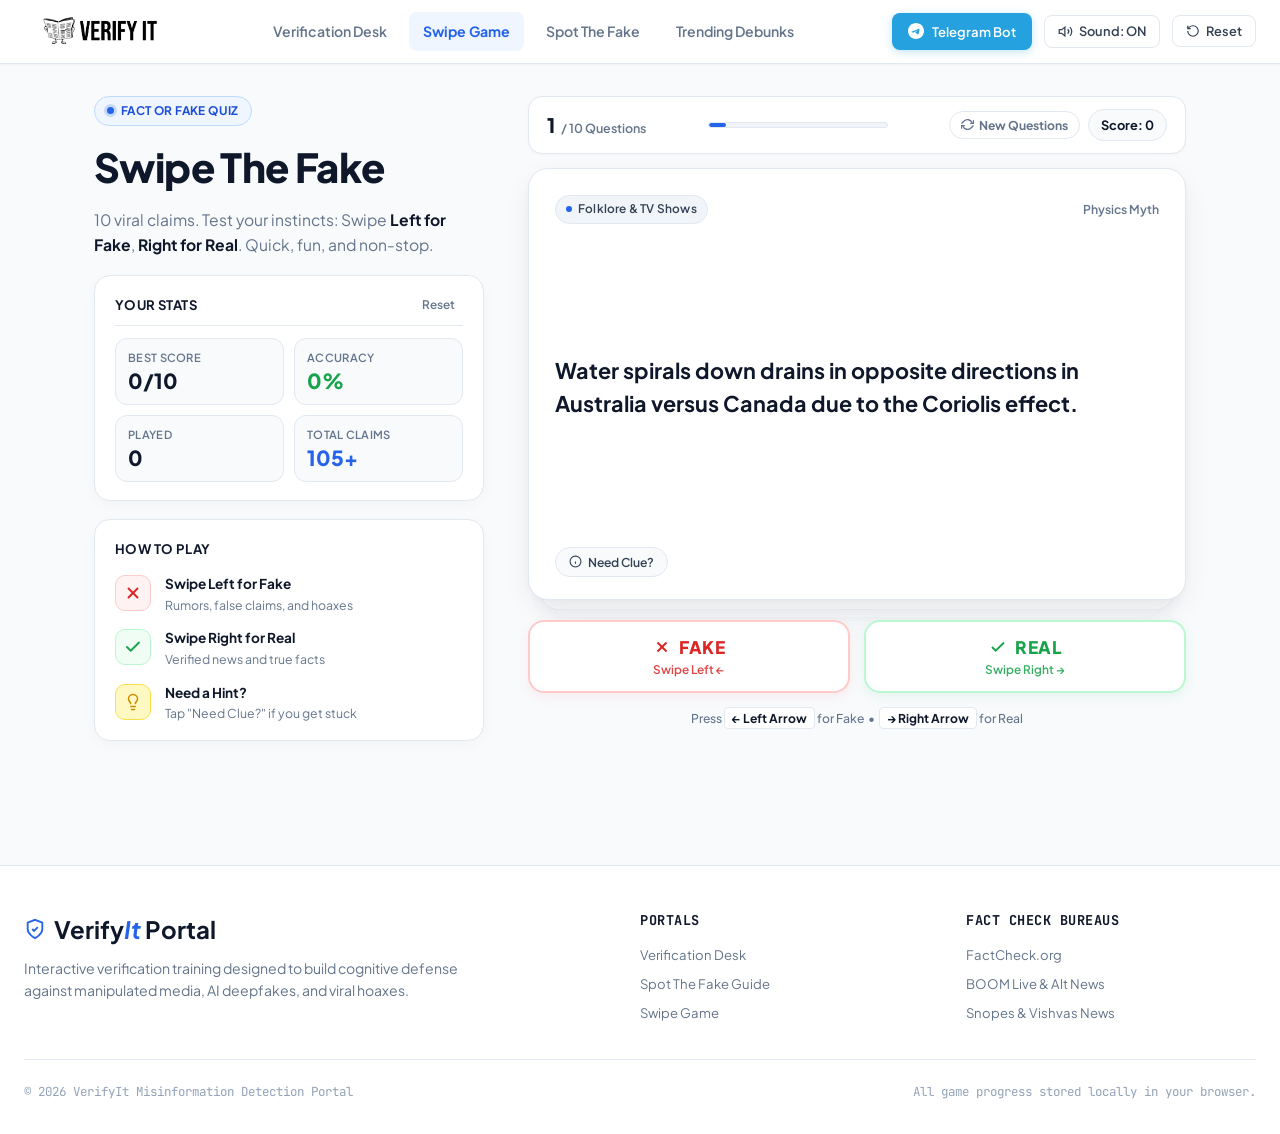
<file: frontend/game.html>
<!DOCTYPE html>
<html lang="en">

<head>
    <meta charset="UTF-8">
    <meta name="viewport" content="width=device-width, initial-scale=1.0">
    <title>Swipe The Fake | Verification Game | VerifyIt</title>
    <meta name="description"
        content="Test your misinformation radar! Swipe right for Real, left for Fake across 10 viral claims. Fast, tactile, and educational.">

    <!-- Premium Google Fonts: Plus Jakarta Sans, Outfit, JetBrains Mono -->
    <link rel="preconnect" href="https://fonts.googleapis.com">
    <link rel="preconnect" href="https://fonts.gstatic.com" crossorigin>
    <link
        href="https://fonts.googleapis.com/css2?family=JetBrains+Mono:wght@400;500;600;700&family=Outfit:wght@500;600;700;800&family=Plus+Jakarta+Sans:wght@400;500;600;700;800&display=swap"
        rel="stylesheet">

    <link rel="icon" type="image/png" href="logo.png">
    <link rel="stylesheet" href="style.css">

    <style>
        /* ==========================================================================
           Swipe The Fake — Modern Editorial Arena Design System
           Dual-Column Desktop Architecture · Tactile Physics · Consistent UX
           ========================================================================== */
        :root {
            --bg-game-canvas: #F8FAFC;
            --card-surface: #FFFFFF;
            --border-clean: #E2E8F0;
            --border-hover: #CBD5E1;
            --text-title: #0F172A;
            --text-body-slate: #334155;
            --text-sub: #64748B;
            --brand-blue: #2563EB;
            --brand-blue-hover: #1D4ED8;
            --status-fake: #DC2626;
            --status-real: #16A34A;
            --font-heading: 'Plus Jakarta Sans', -apple-system, BlinkMacSystemFont, 'Segoe UI', Roboto, sans-serif;
            --font-ui: 'Plus Jakarta Sans', -apple-system, BlinkMacSystemFont, 'Segoe UI', Roboto, sans-serif;
        }

        .game-page-body {
            background-color: var(--bg-game-canvas);
            min-height: 100vh;
            display: flex;
            flex-direction: column;
            color: var(--text-title);
            font-family: var(--font-ui);
        }

        /* Header Tool Buttons */
        .btn-header-tool {
            background: #FFFFFF;
            border: 1px solid var(--border-clean);
            color: var(--text-body-slate);
            font-family: var(--font-ui);
            font-size: 0.8rem;
            font-weight: 600;
            padding: 8px 13px;
            border-radius: var(--radius-sm, 8px);
            display: inline-flex;
            align-items: center;
            gap: 6px;
            cursor: pointer;
            transition: all 0.2s cubic-bezier(0.16, 1, 0.3, 1);
            white-space: nowrap;
            line-height: 1;
        }

        .btn-header-tool:hover {
            background: #F8FAFC;
            border-color: var(--border-hover);
            color: var(--text-title);
            transform: translateY(-1px);
            box-shadow: 0 2px 8px rgba(15, 23, 42, 0.06);
        }

        .btn-header-tool svg {
            flex-shrink: 0;
        }

        /* Main Viewport & Dual-Column Layout */
        .game-viewport-container {
            max-width: 1140px;
            margin: 32px auto 60px;
            padding: 0 24px;
            width: 100%;
            flex: 1;
            box-sizing: border-box;
        }

        .game-dual-layout {
            display: grid;
            grid-template-columns: 390px 1fr;
            gap: 44px;
            align-items: start;
        }

        /* LEFT COLUMN: Arena Briefing & Tactical Dashboard */
        .game-sidebar-col {
            position: relative;
        }

        .sidebar-sticky-panel {
            position: sticky;
            top: 86px;
            display: flex;
            flex-direction: column;
            gap: 18px;
        }

        .game-hero-badge {
            display: inline-flex;
            align-items: center;
            gap: 7px;
            background: #EFF6FF;
            border: 1px solid #BFDBFE;
            color: #1D4ED8;
            font-family: var(--font-ui);
            font-size: 0.74rem;
            font-weight: 700;
            letter-spacing: 0.4px;
            padding: 5px 12px;
            border-radius: 9999px;
            text-transform: uppercase;
            width: fit-content;
        }

        .badge-dot-live {
            width: 7px;
            height: 7px;
            border-radius: 50%;
            background: #2563EB;
            box-shadow: 0 0 0 3px rgba(37, 99, 235, 0.2);
        }

        .game-hero-title {
            font-family: var(--font-heading);
            font-size: clamp(2rem, 3.4vw, 2.5rem);
            font-weight: 800;
            letter-spacing: -0.6px;
            color: var(--text-title);
            line-height: 1.15;
            margin: 0;
        }

        .game-hero-sub {
            font-family: var(--font-ui);
            font-size: 0.98rem;
            color: var(--text-sub);
            line-height: 1.55;
            margin: 0;
        }

        .game-hero-sub strong {
            color: var(--text-title);
        }

        /* Performance Stats Card */
        .arena-stats-card {
            background: #FFFFFF;
            border: 1px solid var(--border-clean);
            border-radius: 16px;
            padding: 18px 20px;
            box-shadow: 0 4px 16px -2px rgba(15, 23, 42, 0.04);
        }

        .arena-stats-header {
            display: flex;
            justify-content: space-between;
            align-items: center;
            margin-bottom: 12px;
            padding-bottom: 10px;
            border-bottom: 1px solid var(--border-clean);
        }

        .arena-stats-title {
            font-family: var(--font-heading);
            font-size: 0.82rem;
            font-weight: 700;
            color: var(--text-title);
            text-transform: uppercase;
            letter-spacing: 0.4px;
        }

        .btn-stats-reset-link {
            background: transparent;
            border: none;
            color: var(--text-sub);
            font-family: var(--font-ui);
            font-size: 0.74rem;
            font-weight: 600;
            cursor: pointer;
            padding: 2px 8px;
            border-radius: 4px;
            transition: all 0.2s ease;
        }

        .btn-stats-reset-link:hover {
            background: #FEE2E2;
            color: #DC2626;
        }

        .arena-stats-grid {
            display: grid;
            grid-template-columns: repeat(2, 1fr);
            gap: 10px;
        }

        .arena-stat-tile {
            background: #F8FAFC;
            border: 1px solid var(--border-clean);
            border-radius: 12px;
            padding: 10px 12px;
            display: flex;
            flex-direction: column;
            gap: 2px;
        }

        .tile-label {
            font-family: var(--font-ui);
            font-size: 0.7rem;
            font-weight: 600;
            color: var(--text-sub);
            text-transform: uppercase;
            letter-spacing: 0.3px;
        }

        .tile-val {
            font-family: var(--font-heading);
            font-size: 1.3rem;
            font-weight: 800;
            color: var(--text-title);
            line-height: 1.2;
        }

        .tile-val.val-green {
            color: #16A34A;
        }

        .tile-val.val-blue {
            color: #2563EB;
        }

        /* How to Play / Friendly Guide Card */
        .arena-guide-card {
            background: #FFFFFF;
            border: 1px solid var(--border-clean);
            border-radius: 16px;
            padding: 18px 20px;
            box-shadow: 0 4px 16px -2px rgba(15, 23, 42, 0.04);
        }

        .guide-heading {
            font-family: var(--font-heading);
            font-size: 0.82rem;
            font-weight: 700;
            color: var(--text-title);
            text-transform: uppercase;
            letter-spacing: 0.4px;
            margin-bottom: 14px;
        }

        .guide-item {
            display: flex;
            align-items: center;
            gap: 14px;
            margin-bottom: 14px;
        }

        .guide-item:last-child {
            margin-bottom: 0;
        }

        .guide-icon-box {
            width: 36px;
            height: 36px;
            border-radius: 10px;
            display: flex;
            align-items: center;
            justify-content: center;
            flex-shrink: 0;
        }

        .guide-icon-box.box-fake {
            background: #FEF2F2;
            color: #DC2626;
            border: 1px solid #FECACA;
        }

        .guide-icon-box.box-real {
            background: #F0FDF4;
            color: #16A34A;
            border: 1px solid #BBF7D0;
        }

        .guide-icon-box.box-hint {
            background: #FEF9C3;
            color: #CA8A04;
            border: 1px solid #FDE047;
        }

        .guide-text {
            display: flex;
            flex-direction: column;
            gap: 2px;
        }

        .guide-text strong {
            font-family: var(--font-heading);
            font-size: 0.85rem;
            font-weight: 700;
            color: var(--text-title);
        }

        .guide-text span {
            font-family: var(--font-ui);
            font-size: 0.77rem;
            color: var(--text-sub);
            line-height: 1.35;
        }

        /* RIGHT COLUMN: Swiping Game Deck & Interactive Controls */
        .game-interactive-col {
            width: 100%;
        }

        /* Progress Card */
        .game-progress-card {
            background: #FFFFFF;
            border: 1px solid var(--border-clean);
            border-radius: 14px;
            padding: 12px 18px;
            margin-bottom: 14px;
            box-shadow: 0 1px 3px rgba(15, 23, 42, 0.03);
            display: flex;
            justify-content: space-between;
            align-items: center;
            gap: 12px;
        }

        .progress-info {
            display: flex;
            align-items: baseline;
            gap: 6px;
        }

        .progress-current {
            font-family: var(--font-heading);
            font-size: 1.25rem;
            font-weight: 800;
            color: var(--text-title);
        }

        .progress-total {
            font-family: var(--font-ui);
            font-size: 0.78rem;
            font-weight: 600;
            color: var(--text-sub);
        }

        .progress-bar-track {
            flex: 1;
            max-width: 180px;
            height: 6px;
            background: #F1F5F9;
            border-radius: 9999px;
            overflow: hidden;
            border: 1px solid #E2E8F0;
        }

        .progress-bar-fill {
            height: 100%;
            background: var(--brand-blue);
            border-radius: 9999px;
            transition: width 0.25s ease;
        }

        .progress-controls-right {
            display: flex;
            align-items: center;
            gap: 8px;
        }

        .score-pill-tag {
            background: #F8FAFC;
            border: 1px solid var(--border-clean);
            padding: 5px 12px;
            border-radius: 9999px;
            font-family: var(--font-ui);
            font-size: 0.8rem;
            font-weight: 700;
            color: var(--text-title);
        }

        .btn-fresh-deck {
            background: #FFFFFF;
            border: 1px solid var(--border-clean);
            color: var(--text-sub);
            font-family: var(--font-ui);
            font-size: 0.76rem;
            font-weight: 700;
            padding: 5px 11px;
            border-radius: 9999px;
            cursor: pointer;
            display: inline-flex;
            align-items: center;
            gap: 5px;
            transition: all 0.2s ease;
        }

        .btn-fresh-deck:hover {
            background: #F8FAFC;
            color: var(--brand-blue);
            border-color: var(--brand-blue);
            transform: translateY(-1px);
        }

        /* Non-blocking Live Feedback Toast Pill */
        .swipe-feedback-bar {
            display: flex;
            flex-direction: column;
            align-items: center;
            margin-bottom: 12px;
            position: relative;
            z-index: 25;
            min-height: 38px;
        }

        .feedback-pill {
            display: inline-flex;
            align-items: center;
            gap: 10px;
            padding: 5px 14px;
            border-radius: 9999px;
            font-size: 0.82rem;
            font-weight: 700;
            font-family: var(--font-ui);
            box-shadow: 0 2px 8px rgba(15, 23, 42, 0.05);
            animation: slideDownPill 0.2s ease-out;
            transition: all 0.2s ease;
        }

        @keyframes slideDownPill {
            from { opacity: 0; transform: translateY(-8px); }
            to { opacity: 1; transform: translateY(0); }
        }

        .feedback-pill.pill-correct {
            background: #ECFDF5;
            border: 1px solid #A7F3D0;
            color: #065F46;
        }

        .feedback-pill.pill-wrong {
            background: #FEF2F2;
            border: 1px solid #FECACA;
            color: #991B1B;
        }

        .feedback-status-text {
            font-weight: 700;
            font-size: 0.82rem;
            letter-spacing: 0.2px;
        }

        .btn-feedback-expand {
            background: #FFFFFF;
            border: 1px solid rgba(0, 0, 0, 0.1);
            color: inherit;
            border-radius: 9999px;
            padding: 2px 10px;
            font-size: 0.73rem;
            font-weight: 700;
            font-family: var(--font-ui);
            cursor: pointer;
            display: inline-flex;
            align-items: center;
            gap: 4px;
            transition: all 0.15s ease;
            box-shadow: 0 1px 2px rgba(0, 0, 0, 0.04);
        }

        .btn-feedback-expand:hover {
            background: #F8FAFC;
            transform: scale(1.03);
        }

        .feedback-drawer {
            background: #FFFFFF;
            border: 1px solid var(--border-clean);
            border-radius: 12px;
            padding: 12px 16px;
            margin-top: 8px;
            box-shadow: 0 10px 25px -4px rgba(15, 23, 42, 0.1);
            text-align: left;
            width: 100%;
            max-width: 460px;
            animation: fadeInDrawer 0.2s ease;
        }

        @keyframes fadeInDrawer {
            from { opacity: 0; transform: translateY(-4px); }
            to { opacity: 1; transform: translateY(0); }
        }

        .feedback-drawer-header {
            display: flex;
            justify-content: space-between;
            align-items: center;
            margin-bottom: 6px;
        }

        .feedback-drawer-verdict {
            font-family: var(--font-ui);
            font-size: 0.72rem;
            font-weight: 700;
            padding: 2px 8px;
            border-radius: 9999px;
            text-transform: uppercase;
        }

        .feedback-drawer-verdict.verdict-real {
            background: #ECFDF5;
            color: #059669;
            border: 1px solid #A7F3D0;
        }

        .feedback-drawer-verdict.verdict-fake {
            background: #FEF2F2;
            color: #DC2626;
            border: 1px solid #FECACA;
        }

        .btn-drawer-close {
            background: transparent;
            border: none;
            color: var(--text-sub);
            cursor: pointer;
            font-size: 0.85rem;
            padding: 2px 6px;
            border-radius: 4px;
        }

        .btn-drawer-close:hover {
            background: #F1F5F9;
            color: var(--text-title);
        }

        .feedback-drawer-explanation {
            font-size: 0.86rem;
            color: var(--text-body-slate);
            line-height: 1.5;
            margin: 0;
            font-family: var(--font-ui);
        }

        /* Card Swipe Container */
        .swipe-stack-container {
            position: relative;
            width: 100%;
            height: clamp(380px, 48vh, 450px);
            perspective: 1000px;
            margin-bottom: 20px;
        }

        /* Swipe Card - Clean Linear & Apple Aesthetic */
        .swipe-card {
            position: absolute;
            top: 0;
            left: 0;
            width: 100%;
            height: 100%;
            background: #FFFFFF;
            border: 1px solid var(--border-clean);
            border-radius: 20px;
            box-shadow: 0 10px 30px -4px rgba(15, 23, 42, 0.08), 0 2px 8px -2px rgba(15, 23, 42, 0.04);
            padding: 26px 26px 22px;
            display: flex;
            flex-direction: column;
            cursor: grab;
            user-select: none;
            touch-action: none;
            overflow: hidden;
            transform-origin: 50% 100%;
            transition: box-shadow 0.2s ease;
            box-sizing: border-box;
        }

        .swipe-card:active {
            cursor: grabbing;
        }

        /* Stack Cards Behind (Depth) */
        .swipe-card.card-behind.card-behind-1 {
            transform: translateY(10px) scale(0.965);
            opacity: 0.65;
            z-index: 1;
            pointer-events: none;
            background: #FAFAFA;
            border-color: #E2E8F0;
            box-shadow: 0 4px 14px rgba(15, 23, 42, 0.04);
        }

        .swipe-card.card-behind.card-behind-2 {
            transform: translateY(18px) scale(0.93);
            opacity: 0.35;
            z-index: 0;
            pointer-events: none;
            background: #F4F4F5;
            border-color: #E2E8F0;
        }

        .swipe-card.card-top {
            z-index: 2;
        }

        /* Drag Stamp Indicators */
        .card-stamp {
            position: absolute;
            top: 22px;
            padding: 5px 16px;
            font-family: var(--font-heading);
            font-size: 1.25rem;
            font-weight: 800;
            letter-spacing: 1.5px;
            border-radius: 8px;
            opacity: 0;
            pointer-events: none;
            transition: opacity 0.12s ease;
            z-index: 10;
        }

        .stamp-fake {
            left: 20px;
            color: #DC2626;
            background: rgba(254, 242, 242, 0.95);
            border: 2px solid #EF4444;
            transform: rotate(-15deg);
        }

        .stamp-real {
            right: 20px;
            color: #16A34A;
            background: rgba(236, 253, 245, 0.95);
            border: 2px solid #10B981;
            transform: rotate(15deg);
        }

        /* Card Content Layout & Modern Typography */
        .card-top-meta {
            display: flex;
            justify-content: space-between;
            align-items: center;
            margin-bottom: 14px;
            gap: 8px;
        }

        .card-origin-tag {
            background: #F1F5F9;
            border: 1px solid var(--border-clean);
            color: var(--text-body-slate);
            font-family: var(--font-ui);
            font-size: 0.74rem;
            font-weight: 600;
            padding: 4px 10px;
            border-radius: 9999px;
            letter-spacing: 0.2px;
            display: inline-flex;
            align-items: center;
            gap: 6px;
        }

        .card-origin-dot {
            width: 6px;
            height: 6px;
            border-radius: 50%;
            background: var(--brand-blue);
            flex-shrink: 0;
        }

        .card-category-tag {
            color: var(--text-sub);
            font-size: 0.76rem;
            font-family: var(--font-ui);
            font-weight: 600;
        }

        .card-claim-quote {
            flex: 1;
            display: flex;
            flex-direction: column;
            justify-content: center;
            text-align: left;
            padding: 8px 0;
        }

        .card-claim-text {
            font-family: var(--font-heading);
            font-size: clamp(1.15rem, 2.2vw, 1.35rem);
            font-weight: 700;
            line-height: 1.55;
            color: var(--text-title);
            margin: 0;
        }

        .card-hint-drawer {
            background: #EFF6FF;
            border: 1px solid #BFDBFE;
            border-radius: 12px;
            padding: 12px 16px;
            margin-top: 12px;
            font-family: var(--font-ui);
            font-size: 0.84rem;
            color: #1E40AF;
            line-height: 1.5;
            display: none;
        }

        .hint-title {
            color: #1E3A8A;
            display: block;
            margin-bottom: 2px;
            font-weight: 700;
        }

        .card-bottom-actions {
            display: flex;
            justify-content: space-between;
            align-items: center;
            padding-top: 10px;
            margin-top: auto;
        }

        .btn-hint-toggle {
            background: #F8FAFC;
            border: 1px solid var(--border-clean);
            color: var(--text-body-slate);
            font-size: 0.76rem;
            font-weight: 600;
            font-family: var(--font-ui);
            padding: 6px 13px;
            border-radius: 9999px;
            cursor: pointer;
            display: inline-flex;
            align-items: center;
            gap: 6px;
            transition: all 0.2s ease;
        }

        .btn-hint-toggle:hover {
            background: #FFFFFF;
            color: var(--brand-blue);
            border-color: var(--brand-blue);
            box-shadow: 0 2px 8px rgba(37, 99, 235, 0.12);
        }

        /* Tactile Swipe Action Buttons */
        .swipe-controls-bar {
            display: grid;
            grid-template-columns: 1fr 1fr;
            gap: 14px;
            margin-bottom: 16px;
        }

        .btn-swipe-action {
            display: flex;
            flex-direction: column;
            align-items: center;
            justify-content: center;
            padding: 14px 18px;
            border-radius: 16px;
            font-family: var(--font-heading);
            cursor: pointer;
            transition: all 0.2s cubic-bezier(0.16, 1, 0.3, 1);
            position: relative;
        }

        .action-main-text {
            display: flex;
            align-items: center;
            gap: 8px;
            font-size: 1.08rem;
            font-weight: 800;
            letter-spacing: 0.5px;
        }

        .action-sub-hint {
            font-family: var(--font-ui);
            font-size: 0.74rem;
            font-weight: 600;
            margin-top: 4px;
            opacity: 0.85;
        }

        .btn-swipe-fake {
            background: #FFFFFF;
            border: 2px solid #FECACA;
            color: #DC2626;
            box-shadow: 0 4px 12px rgba(239, 68, 68, 0.08);
        }

        .btn-swipe-fake:hover {
            background: #FEF2F2;
            border-color: #EF4444;
            transform: translateY(-2px);
            box-shadow: 0 8px 22px rgba(239, 68, 68, 0.18);
        }

        .btn-swipe-fake:active {
            transform: translateY(0);
        }

        .btn-swipe-real {
            background: #FFFFFF;
            border: 2px solid #BBF7D0;
            color: #16A34A;
            box-shadow: 0 4px 12px rgba(22, 163, 74, 0.08);
        }

        .btn-swipe-real:hover {
            background: #F0FDF4;
            border-color: #10B981;
            transform: translateY(-2px);
            box-shadow: 0 8px 22px rgba(22, 163, 74, 0.18);
        }

        .btn-swipe-real:active {
            transform: translateY(0);
        }

        .keyboard-shortcuts-pill {
            text-align: center;
            font-size: 0.76rem;
            color: var(--text-sub);
            font-family: var(--font-ui);
            font-weight: 500;
        }

        .key-cap {
            background: #FFFFFF;
            border: 1px solid var(--border-clean);
            padding: 2px 7px;
            border-radius: 4px;
            font-weight: 700;
            color: var(--text-title);
        }

        /* Results Screen */
        .results-container {
            display: none;
            background: #FFFFFF;
            border: 1px solid var(--border-clean);
            border-radius: 20px;
            padding: 36px 28px;
            box-shadow: 0 10px 30px -4px rgba(15, 23, 42, 0.08);
            text-align: center;
            animation: fadeInResults 0.3s ease;
        }

        @keyframes fadeInResults {
            from { opacity: 0; transform: translateY(12px); }
            to { opacity: 1; transform: translateY(0); }
        }

        .results-trophy-wrap {
            width: 72px;
            height: 72px;
            background: #EFF6FF;
            color: var(--brand-blue);
            border-radius: 50%;
            display: inline-flex;
            align-items: center;
            justify-content: center;
            margin-bottom: 16px;
        }

        .results-headline {
            font-family: var(--font-heading);
            font-size: 1.8rem;
            font-weight: 800;
            color: var(--text-title);
            margin-bottom: 8px;
        }

        .results-tier-badge {
            display: inline-block;
            font-family: var(--font-ui);
            font-size: 0.78rem;
            font-weight: 800;
            letter-spacing: 0.8px;
            padding: 4px 14px;
            border-radius: 9999px;
            background: #F1F5F9;
            color: var(--brand-blue);
            margin-bottom: 12px;
            text-transform: uppercase;
        }

        .results-score-big {
            font-family: var(--font-heading);
            font-size: 3.5rem;
            font-weight: 800;
            color: var(--text-title);
            line-height: 1;
            margin-bottom: 10px;
        }

        .results-score-sub {
            font-size: 0.96rem;
            color: var(--text-sub);
            max-width: 440px;
            margin: 0 auto 26px;
            line-height: 1.55;
            font-family: var(--font-ui);
        }

        .results-actions-grid {
            display: grid;
            grid-template-columns: 1fr 1fr;
            gap: 12px;
            margin-bottom: 32px;
        }

        .btn-share-whatsapp {
            background: #25D366;
            color: #FFFFFF;
            text-decoration: none;
            padding: 12px 18px;
            border-radius: 12px;
            font-weight: 700;
            font-size: 0.9rem;
            display: inline-flex;
            align-items: center;
            justify-content: center;
            gap: 8px;
            transition: all 0.2s ease;
            font-family: var(--font-ui);
        }

        .btn-share-whatsapp:hover {
            background: #1EBE5D;
            transform: translateY(-1px);
        }

        .btn-play-again {
            background: #0F172A;
            color: #FFFFFF;
            border: none;
            padding: 12px 18px;
            border-radius: 12px;
            font-weight: 700;
            font-size: 0.9rem;
            cursor: pointer;
            display: inline-flex;
            align-items: center;
            justify-content: center;
            gap: 8px;
            transition: all 0.2s ease;
            font-family: var(--font-ui);
        }

        .btn-play-again:hover {
            background: #1E293B;
            transform: translateY(-1px);
        }

        .results-review-title {
            text-align: left;
            font-family: var(--font-heading);
            font-size: 1.15rem;
            font-weight: 800;
            color: var(--text-title);
            margin-bottom: 14px;
            padding-bottom: 10px;
            border-bottom: 1px solid var(--border-clean);
        }

        .results-review-list {
            display: flex;
            flex-direction: column;
            gap: 12px;
            text-align: left;
        }

        .review-row-item {
            background: #F8FAFC;
            border: 1px solid var(--border-clean);
            border-radius: 12px;
            padding: 14px 16px;
            display: flex;
            gap: 12px;
            align-items: flex-start;
        }

        .review-row-item.was-correct {
            border-left: 4px solid #10B981;
        }

        .review-row-item.was-wrong {
            border-left: 4px solid #EF4444;
        }

        .review-icon {
            flex-shrink: 0;
            margin-top: 2px;
        }

        .review-content strong {
            display: block;
            font-size: 0.92rem;
            color: var(--text-title);
            margin-bottom: 4px;
            line-height: 1.4;
            font-family: var(--font-ui);
        }

        .review-content p {
            font-size: 0.82rem;
            color: var(--text-sub);
            line-height: 1.5;
            margin: 0;
            font-family: var(--font-ui);
        }

        /* Responsive Breakpoints */
        @media (max-width: 960px) {
            .game-viewport-container {
                margin: 20px auto 40px;
                padding: 0 16px;
            }

            .game-dual-layout {
                grid-template-columns: 1fr;
                gap: 24px;
            }

            .sidebar-sticky-panel {
                position: static;
                text-align: center;
                align-items: center;
                gap: 16px;
            }

            .game-hero-sub {
                max-width: 540px;
                margin: 0 auto;
            }

            .arena-stats-card {
                width: 100%;
                max-width: 520px;
                margin: 0 auto;
            }

            .arena-stats-grid {
                grid-template-columns: repeat(4, 1fr);
            }

            .arena-guide-card,
            .arena-tactical-card {
                display: none; /* Keep swiping arena immediate on mobile */
            }

            .game-interactive-col {
                max-width: 520px;
                margin: 0 auto;
            }
        }

        @media (max-width: 680px) {
            .arena-stats-grid {
                grid-template-columns: repeat(2, 1fr);
            }

            .btn-header-tool .header-tool-label {
                display: none;
            }

            .btn-header-tool {
                padding: 8px;
                width: 36px;
                height: 36px;
                justify-content: center;
            }

            .btn-telegram-header {
                padding: 0;
                width: 38px;
                height: 38px;
                min-width: 38px;
                border-radius: var(--radius-sm, 8px);
                justify-content: center;
                gap: 0;
            }

            .btn-telegram-header .btn-telegram-text {
                display: none;
            }

            .btn-telegram-header svg {
                width: 18px;
                height: 18px;
                margin: 0;
            }

            .mobile-menu-btn {
                display: flex;
            }
        }
    </style>
</head>

<body class="game-page-body">

    <!-- Navigation Header -->
    <header class="site-header">
        <div class="header-inner">
            <a href="/" class="brand-logo" aria-label="Verify It">
                <img src="logo.png" alt="Verify It" class="brand-logo-img">
            </a>

            <nav class="nav-links" id="mainNav">
                <a href="/" class="nav-link">Verification Desk</a>
                <a href="/game" class="nav-link active nav-highlight">Swipe Game</a>
                <a href="/forensics" class="nav-link">Spot The Fake</a>
                <a href="/#trending-section" class="nav-link">Trending Debunks</a>
            </nav>

            <div class="header-actions">
                <a href="https://t.me/Verifyitprobot" target="_blank" rel="noopener noreferrer" class="btn-telegram-header" aria-label="VerifyIt Telegram Bot" title="Open Telegram Bot Assistant">
                    <svg viewBox="0 0 24 24" width="16" height="16" fill="currentColor">
                        <path d="M12 0C5.373 0 0 5.373 0 12s5.373 12 12 12 12-5.373 12-12S18.627 0 12 0zm5.562 8.161c-.18.784-1.291 5.918-1.859 8.785-.24.11-.476.166-.71.166-.368 0-.583-.14-.844-.313-.41-.274-2.298-1.517-2.73-1.808-.288-.194-.572-.387-.272-.693.078-.08 1.439-1.378 2.651-2.544.186-.179.37-.36.216-.541-.153-.182-.397-.11-.571-.035-.246.106-3.957 2.56-4.475 2.898-.517.338-.988.384-1.391.265-.403-.119-1.233-.393-1.838-.592-.743-.245-.802-.572-.058-.871 3.097-1.348 7.42-3.153 9.49-3.965.987-.387 1.841-.309 2.012.185.07.202.046.621.03.864z" />
                    </svg>
                    <span class="btn-telegram-text">Telegram Bot</span>
                </a>
                <button type="button" class="btn-header-tool" id="btnToggleSound" onclick="toggleSound()" title="Sound Effects: ON (Click to toggle)">
                    <svg class="sound-on-svg" viewBox="0 0 24 24" width="15" height="15" fill="none" stroke="currentColor" stroke-width="2">
                        <polygon points="11 5 6 9 2 9 2 15 6 15 11 19 11 5"></polygon>
                        <path d="M19.07 4.93a10 10 0 0 1 0 14.14M15.54 8.46a5 5 0 0 1 0 7.07"></path>
                    </svg>
                    <svg class="sound-off-svg" style="display:none;" viewBox="0 0 24 24" width="15" height="15" fill="none" stroke="currentColor" stroke-width="2">
                        <polygon points="11 5 6 9 2 9 2 15 6 15 11 19 11 5"></polygon>
                        <line x1="23" y1="9" x2="17" y2="15"></line>
                        <line x1="17" y1="9" x2="23" y2="15"></line>
                    </svg>
                    <span class="header-tool-label">Sound: ON</span>
                </button>
                <button type="button" class="btn-header-tool" onclick="resetGameStats()" title="Reset score record">
                    <svg viewBox="0 0 24 24" width="14" height="14" fill="none" stroke="currentColor" stroke-width="2">
                        <path d="M3 12a9 9 0 1 0 9-9 9.75 9.75 0 0 0-6.74 2.74L3 8"/>
                        <path d="M3 3v5h5"/>
                    </svg>
                    <span class="header-tool-label">Reset</span>
                </button>
                <button class="mobile-menu-btn" id="mobileMenuBtn" aria-label="Toggle navigation menu" onclick="toggleMobileMenu()">
                    <svg viewBox="0 0 24 24" width="20" height="20" fill="none" stroke="currentColor" stroke-width="2">
                        <line x1="3" y1="12" x2="21" y2="12"></line>
                        <line x1="3" y1="6" x2="21" y2="6"></line>
                        <line x1="3" y1="18" x2="21" y2="18"></line>
                    </svg>
                </button>
            </div>
        </div>
    </header>

    <!-- Main Game Dual-Column Layout Container -->
    <main class="game-viewport-container">
        <div class="game-dual-layout">
            <!-- LEFT COLUMN: Arena Briefing & Guide -->
            <aside class="game-sidebar-col">
                <div class="sidebar-sticky-panel">
                    <div class="game-hero-badge">
                        <span class="badge-dot-live"></span>
                        <span>Fact or Fake Quiz</span>
                    </div>
                    <h1 class="game-hero-title">Swipe The Fake</h1>
                    <p class="game-hero-sub">
                        10 viral claims. Test your instincts: Swipe <strong>Left for Fake</strong>, <strong>Right for Real</strong>. Quick, fun, and non-stop.
                    </p>

                    <!-- Stats Grid -->
                    <div class="arena-stats-card">
                        <div class="arena-stats-header">
                            <span class="arena-stats-title">Your Stats</span>
                            <button type="button" class="btn-stats-reset-link" onclick="resetGameStats()" title="Reset saved scores in browser">Reset</button>
                        </div>
                        <div class="arena-stats-grid">
                            <div class="arena-stat-tile">
                                <span class="tile-label">Best Score</span>
                                <strong class="tile-val" id="statBestScore">0/10</strong>
                            </div>
                            <div class="arena-stat-tile">
                                <span class="tile-label">Accuracy</span>
                                <strong class="tile-val val-green" id="statAccuracy">0%</strong>
                            </div>
                            <div class="arena-stat-tile">
                                <span class="tile-label">Played</span>
                                <strong class="tile-val" id="statGamesPlayed">0</strong>
                            </div>
                            <div class="arena-stat-tile">
                                <span class="tile-label">Total Claims</span>
                                <strong class="tile-val val-blue">105+</strong>
                            </div>
                        </div>
                    </div>

                    <!-- How to Play Guide -->
                    <div class="arena-guide-card">
                        <div class="guide-heading">How to Play</div>
                        <div class="guide-item">
                            <div class="guide-icon-box box-fake" aria-hidden="true">
                                <svg viewBox="0 0 24 24" width="18" height="18" fill="none" stroke="currentColor" stroke-width="2.5" stroke-linecap="round">
                                    <line x1="18" y1="6" x2="6" y2="18"></line>
                                    <line x1="6" y1="6" x2="18" y2="18"></line>
                                </svg>
                            </div>
                            <div class="guide-text">
                                <strong>Swipe Left for Fake</strong>
                                <span>Rumors, false claims, and hoaxes</span>
                            </div>
                        </div>
                        <div class="guide-item">
                            <div class="guide-icon-box box-real" aria-hidden="true">
                                <svg viewBox="0 0 24 24" width="18" height="18" fill="none" stroke="currentColor" stroke-width="2.5" stroke-linecap="round" stroke-linejoin="round">
                                    <polyline points="20 6 9 17 4 12"></polyline>
                                </svg>
                            </div>
                            <div class="guide-text">
                                <strong>Swipe Right for Real</strong>
                                <span>Verified news and true facts</span>
                            </div>
                        </div>
                        <div class="guide-item">
                            <div class="guide-icon-box box-hint" aria-hidden="true">
                                <svg viewBox="0 0 24 24" width="18" height="18" fill="none" stroke="currentColor" stroke-width="2" stroke-linecap="round" stroke-linejoin="round">
                                    <path d="M9 18h6"></path>
                                    <path d="M10 22h4"></path>
                                    <path d="M15.09 14c.18-.98.65-1.74 1.41-2.5A4.65 4.65 0 0 0 18 8 6 6 0 0 0 6 8c0 1 .23 2.23 1.5 3.5A4.61 4.61 0 0 1 8.91 14"></path>
                                </svg>
                            </div>
                            <div class="guide-text">
                                <strong>Need a Hint?</strong>
                                <span>Tap "Need Clue?" if you get stuck</span>
                            </div>
                        </div>
                    </div>
                </div>
            </aside>

            <!-- RIGHT COLUMN: Swiping Deck & Interactive Controls -->
            <section class="game-interactive-col">
                <!-- Active Game Screen -->
                <div id="gamePlayScreen">
                    <!-- Progress Tracker -->
                    <div class="game-progress-card">
                        <div class="progress-info">
                            <span class="progress-current" id="currentQuestionNum">1</span>
                            <span class="progress-total">/ 10 Questions</span>
                        </div>
                        <div class="progress-bar-track">
                            <div class="progress-bar-fill" id="progressBarFill" style="width: 10%;"></div>
                        </div>
                        <div class="progress-controls-right">
                            <button type="button" class="btn-fresh-deck" onclick="reshuffleDeck()" title="Draw a fresh set of 10 claims">
                                <svg viewBox="0 0 24 24" width="13" height="13" fill="none" stroke="currentColor" stroke-width="2.5">
                                    <polyline points="23 4 23 10 17 10"></polyline>
                                    <polyline points="1 20 1 14 7 14"></polyline>
                                    <path d="M20.49 9A9 9 0 0 0 5.64 5.64L1 10m22 4l-4.64 4.36A9 9 0 0 1 3.51 15"></path>
                                </svg>
                                <span>New Questions</span>
                            </button>
                            <div class="score-pill-tag">
                                Score: <span id="currentScoreCount">0</span>
                            </div>
                        </div>
                    </div>

                    <!-- Clean Feedback Toast Pill -->
                    <div class="swipe-feedback-bar" id="swipeFeedbackBar" style="display: none;">
                        <div class="feedback-pill" id="feedbackPill">
                            <span class="feedback-status-text" id="feedbackText">Correct</span>
                            <button type="button" class="btn-feedback-expand" id="btnFeedbackExpand" onclick="toggleFeedbackDetail(event)" title="View explanation">
                                <span>Why?</span>
                            </button>
                        </div>
                        <div class="feedback-drawer" id="feedbackDetailDrawer" style="display: none;">
                            <div class="feedback-drawer-header">
                                <span class="feedback-drawer-verdict" id="drawerVerdictBadge">Verified Fact</span>
                                <button type="button" class="btn-drawer-close" onclick="closeFeedbackDetail(event)">✕</button>
                            </div>
                            <p class="feedback-drawer-explanation" id="drawerExplanationText"></p>
                        </div>
                    </div>

                    <!-- Swipe Cards Stack Area -->
                    <div class="swipe-stack-container" id="swipeContainer">
                        <!-- Top Card (Active) -->
                        <div class="swipe-card card-top" id="topCard">
                            <!-- Stamps -->
                            <div class="card-stamp stamp-fake" id="stampFake">FAKE ✕</div>
                            <div class="card-stamp stamp-real" id="stampReal">REAL ✓</div>

                            <div class="card-top-meta">
                                <span class="card-origin-tag" id="cardOrigin">
                                    <span class="card-origin-dot"></span>
                                    <span id="cardOriginText">WhatsApp Forward</span>
                                </span>
                                <span class="card-category-tag" id="cardCategory">Culture & National</span>
                            </div>

                            <div class="card-claim-quote">
                                <p class="card-claim-text" id="cardClaimText">
                                    UNESCO officially declared India's National Anthem ("Jana Gana Mana") the best anthem in the world.
                                </p>
                            </div>

                            <div class="card-hint-drawer" id="cardHintDrawer">
                                <strong class="hint-title">Fact-Check Clue:</strong>
                                <span id="cardHintText">Does UNESCO actually hold competitive rankings for national anthems?</span>
                            </div>

                            <div class="card-bottom-actions">
                                <button type="button" class="btn-hint-toggle" onclick="toggleHint()">
                                    <svg viewBox="0 0 24 24" width="13" height="13" fill="none" stroke="currentColor" stroke-width="2">
                                        <circle cx="12" cy="12" r="10"></circle>
                                        <line x1="12" y1="16" x2="12" y2="12"></line>
                                        <line x1="12" y1="8" x2="12.01" y2="8"></line>
                                    </svg>
                                    <span>Need Clue?</span>
                                </button>
                            </div>
                        </div>

                        <!-- Behind Card 1 (Visual Depth) -->
                        <div class="swipe-card card-behind card-behind-1" id="behindCard">
                            <div class="card-top-meta">
                                <span class="card-origin-tag">Incoming Claim</span>
                                <span class="card-category-tag">Next in Deck</span>
                            </div>
                            <div class="card-claim-quote">
                                <p class="card-claim-text" style="color: #94A3B8;">
                                    Loading next claim...
                                </p>
                            </div>
                        </div>

                        <!-- Behind Card 2 (Bottom Deck Depth) -->
                        <div class="swipe-card card-behind card-behind-2" id="behindCard2"></div>
                    </div>

                    <!-- Tactile Swipe Buttons -->
                    <div class="swipe-controls-bar">
                        <button type="button" class="btn-swipe-action btn-swipe-fake" onclick="triggerDecision(false)" id="btnFake">
                            <span class="action-main-text">
                                <svg viewBox="0 0 24 24" width="18" height="18" fill="none" stroke="currentColor" stroke-width="2.5">
                                    <line x1="18" y1="6" x2="6" y2="18"></line>
                                    <line x1="6" y1="6" x2="18" y2="18"></line>
                                </svg>
                                <span>FAKE</span>
                            </span>
                            <span class="action-sub-hint">Swipe Left ←</span>
                        </button>

                        <button type="button" class="btn-swipe-action btn-swipe-real" onclick="triggerDecision(true)" id="btnReal">
                            <span class="action-main-text">
                                <svg viewBox="0 0 24 24" width="18" height="18" fill="none" stroke="currentColor" stroke-width="2.5">
                                    <polyline points="20 6 9 17 4 12"></polyline>
                                </svg>
                                <span>REAL</span>
                            </span>
                            <span class="action-sub-hint">Swipe Right →</span>
                        </button>
                    </div>

                    <!-- Keyboard Guide -->
                    <div class="keyboard-shortcuts-pill">
                        Press <span class="key-cap">← Left Arrow</span> for Fake &nbsp;&bull;&nbsp; <span class="key-cap">→ Right Arrow</span> for Real
                    </div>
                </div>

                <!-- End of Game Results Screen -->
                <div class="results-container" id="resultsScreen">
                    <div class="results-trophy-wrap">
                        <svg viewBox="0 0 24 24" width="38" height="38" fill="none" stroke="currentColor" stroke-width="2">
                            <path d="M6 9H4.5a2.5 2.5 0 0 1 0-5H6"></path>
                            <path d="M18 9h1.5a2.5 2.5 0 0 0 0-5H18"></path>
                            <path d="M4 22h16"></path>
                            <path d="M10 14.66V17c0 .55-.45 1-1 1H7c-.55 0-1 .45-1 1v1c0 .55.45 1 1 1h10c.55 0 1-.45 1-1v-1c0-.55-.45-1-1-1h-2c-.55 0-1-.45-1-1v-2.34"></path>
                            <path d="M18 4H6v7a6 6 0 0 0 12 0V4z"></path>
                        </svg>
                    </div>
                    <h2 class="results-headline">Quiz Complete!</h2>
                    <div class="results-tier-badge" id="resultsTierBadge">FACT-CHECK PRO</div>
                    <div class="results-score-big" id="resultsScoreBig">8/10</div>
                    <p class="results-score-sub" id="resultsScoreSub">
                        You spotted 8 out of 10 viral claims correctly. Great job spotting real facts from rumors!
                    </p>

                    <div class="results-actions-grid">
                        <a href="#" class="btn-share-whatsapp" id="btnShareWhatsapp" target="_blank" rel="noopener noreferrer">
                            <svg viewBox="0 0 24 24" width="18" height="18" fill="currentColor">
                                <path d="M12.031 2C6.496 2 2 6.5 2 12.043c0 1.77.464 3.498 1.345 5.027L2 22l5.101-1.336a10.024 10.024 0 0 0 4.93 1.285h.004c5.535 0 10.031-4.5 10.031-10.043C22.066 6.5 17.566 2 12.031 2zm5.86 14.207c-.244.686-1.42 1.32-1.956 1.378-.49.052-1.127.075-3.626-.957-3.197-1.321-5.253-4.568-5.412-4.781-.158-.213-1.295-1.724-1.295-3.288 0-1.564.818-2.333 1.108-2.651.29-.317.633-.396.844-.396.21 0 .422.002.607.012.195.01.457-.074.714.545.264.633.9 2.193.978 2.352.079.158.132.343.026.555-.105.211-.158.343-.316.528-.158.185-.333.413-.475.555-.158.158-.322.33-.138.647.185.316.822 1.353 1.764 2.193 1.213 1.08 2.235 1.415 2.552 1.573.316.158.502.132.686-.079.185-.211.792-.924 1.003-1.241.21-.316.422-.264.713-.158.29.106 1.847.871 2.164 1.03.316.158.528.237.607.369.079.132.079.766-.165 1.452z"/>
                            </svg>
                            <span>Share on WhatsApp</span>
                        </a>
                        <button type="button" class="btn-play-again" onclick="restartGame()">
                            <svg viewBox="0 0 24 24" width="18" height="18" fill="none" stroke="currentColor" stroke-width="2">
                                <polyline points="1 4 1 10 7 10"></polyline>
                                <polyline points="23 20 23 14 17 14"></polyline>
                                <path d="M20.49 9A9 9 0 0 0 5.64 5.64L1 10m22 4l-4.64 4.36A9 9 0 0 1 3.51 15"></path>
                            </svg>
                            <span>Play Again</span>
                        </button>
                    </div>

                    <!-- Detailed Review breakdown (Shown ONLY at end of 10 cards) -->
                    <h3 class="results-review-title">Answers &amp; Explanations</h3>
                    <div class="results-review-list" id="reviewListContainer"></div>
                </div>
            </section>
        </div>
    </main>

    <!-- Professional Footer -->
    <footer class="portal-footer-block">
        <div class="footer-wrap">
            <div class="footer-top">
                <div class="footer-brand-info">
                    <div class="footer-brand-name">
                        <svg class="footer-brand-svg" viewBox="0 0 24 24" fill="none" stroke="currentColor" stroke-width="2">
                            <path d="M12 22s8-4 8-10V5l-8-3-8 3v7c0 6 8 10 8 10z" />
                            <path d="m9 12 2 2 4-4" />
                        </svg>
                        <span>Verify<span class="brand-accent">It</span> Portal</span>
                    </div>
                    <p>Interactive verification training designed to build cognitive defense against manipulated media, AI deepfakes, and viral hoaxes.</p>
                </div>
                <div class="footer-links-col">
                    <strong>Portals</strong>
                    <a href="index.html" style="color: inherit; text-decoration: none;">Verification Desk</a>
                    <a href="forensics.html" style="color: inherit; text-decoration: none;">Spot The Fake Guide</a>
                    <a href="game.html" style="color: inherit; text-decoration: none;">Swipe Game</a>
                </div>
                <div class="footer-links-col">
                    <strong>Fact Check Bureaus</strong>
                    <span>FactCheck.org</span>
                    <span>BOOM Live & Alt News</span>
                    <span>Snopes & Vishvas News</span>
                </div>
            </div>
            <div class="footer-bottom">
                <span>&copy; 2026 VerifyIt Misinformation Detection Portal</span>
                <span>All game progress stored locally in your browser.</span>
            </div>
        </div>
    </footer>

    <!-- Game Logic & High-Speed Swipe Physics Script -->
    <script>
        // Master Curated Library of 105+ Realistic Viral Claims
        const ALL_VIRAL_CLAIMS_POOL = [
        {
                "id": 1,
                "claim": "UNESCO officially declared India's National Anthem ('Jana Gana Mana') as the 'Best Anthem in the World'.",
                "isReal": false,
                "category": "Culture & National",
                "origin": "WhatsApp Viral Forward",
                "hint": "Does UNESCO ever hold competitive voting or rank national anthems?",
                "explanation": "Debunked: UNESCO has clarified repeatedly that it does not rank or award 'best national anthems.' This viral forward has circulated on SMS and WhatsApp since 2008."
        },
        {
                "id": 2,
                "claim": "The Reserve Bank of India (RBI) is introducing new ₹1,000 currency notes embedded with GPS nano-chips for satellite tracking.",
                "isReal": false,
                "category": "Economy & Banking",
                "origin": "WhatsApp Rumor",
                "hint": "Could passive paper hold a satellite transmitter, power cell, and antenna?",
                "explanation": "Debunked: The RBI confirmed no ₹1,000 notes are being reintroduced and banknotes do not contain micro-transmitters or GPS tracking chips."
        },
        {
                "id": 3,
                "claim": "UNESCO officially declared Narendra Modi as the 'Best Prime Minister in the World'.",
                "isReal": false,
                "category": "Politics & Governance",
                "origin": "WhatsApp Forward",
                "hint": "Does UNESCO evaluate or rank world leaders?",
                "explanation": "Debunked: UNESCO has never ranked political leaders or awarded a 'best prime minister' title. The claim is a fabricated viral hoax."
        },
        {
                "id": 4,
                "claim": "If you forward this message to 20 WhatsApp contacts, your checkmark will turn green and WhatsApp remains free.",
                "isReal": false,
                "category": "Social Media Hoax",
                "origin": "Chain Message",
                "hint": "Do messaging platforms use message chains to control account billing status?",
                "explanation": "Debunked: Meta/WhatsApp never conditions service availability or checkmark colors on forwarding chain messages."
        },
        {
                "id": 5,
                "claim": "NASA satellite cameras captured India shining as the brightest country on Earth during Diwali night.",
                "isReal": false,
                "category": "Culture & National",
                "origin": "Viral Facebook Image",
                "hint": "Is the widely shared multi-colored map an actual photograph or a population composite?",
                "explanation": "Debunked: The multi-colored map is a graphic composite created by NOAA in 2003 illustrating population growth over time, not a live Diwali photo."
        },
        {
                "id": 6,
                "claim": "Typing 'BFF' in the comments of a Facebook post checks if your account has been hacked; green text means safe.",
                "isReal": false,
                "category": "Cybersecurity Myth",
                "origin": "Facebook Viral Post",
                "hint": "Does Facebook text color animation have anything to do with password or account security?",
                "explanation": "Debunked: 'BFF' turned green due to Facebook's Text Delights animation feature (like 'Congrats'), completely unrelated to account security."
        },
        {
                "id": 7,
                "claim": "Putting sliced red onions in your socks overnight absorbs toxic impurities and cures the flu through reflexology points.",
                "isReal": false,
                "category": "Health Hoax",
                "origin": "TikTok / WhatsApp",
                "hint": "Can food placed on outer skin draw viruses out of the respiratory bloodstream?",
                "explanation": "Debunked: Medical science confirms viruses multiply within cellular respiratory tissue. Onions outside the body cannot draw toxins out of internal organs."
        },
        {
                "id": 8,
                "claim": "Dialing *#06# on any mobile phone displays the device's unique 15-digit IMEI number.",
                "isReal": true,
                "category": "Technology & Telecom",
                "origin": "Telecom Standard",
                "hint": "Is this a universal GSM USSD command recognized across smartphones?",
                "explanation": "Verified Fact: Dialing *#06# is a standardized GSM protocol command that displays the International Mobile Equipment Identity (IMEI) number on any phone."
        },
        {
                "id": 9,
                "claim": "Three blue checkmarks on WhatsApp mean the government is actively monitoring your chat messages.",
                "isReal": false,
                "category": "Privacy & Surveillance",
                "origin": "WhatsApp Forward",
                "hint": "Does WhatsApp even have a three-checkmark UI state?",
                "explanation": "Debunked: WhatsApp uses single grey (sent), double grey (delivered), and double blue (read). Chats have end-to-end encryption; three checkmarks do not exist."
        },
        {
                "id": 10,
                "claim": "A backward-spinning hurricane causes toilet water to flush clockwise in the northern hemisphere and counterclockwise in the south.",
                "isReal": false,
                "category": "Science Myth",
                "origin": "Common Folklore",
                "hint": "Is the Coriolis force strong enough on small household bowl volumes?",
                "explanation": "Debunked: While Coriolis affects massive storms like cyclones, household toilet swirl direction is determined entirely by the angle of the plumbing jets."
        },
        {
                "id": 11,
                "claim": "The Reserve Bank of India (RBI) confirmed that currency notes with writing on them remain legal tender and can be deposited in banks.",
                "isReal": true,
                "category": "Banking & Economy",
                "origin": "RBI Official Circular",
                "hint": "Did the RBI clarify its Clean Note Policy regarding scribbled banknotes?",
                "explanation": "Verified Fact: The RBI clarified under its Clean Note Policy that banknotes with writing or scribbles remain valid legal tender and are fully acceptable at banks."
        },
        {
                "id": 12,
                "claim": "Drinking water stored in copper vessels overnight imparts micro trace amounts of copper with mild antimicrobial properties.",
                "isReal": true,
                "category": "Health & Chemistry",
                "origin": "Peer-Reviewed Studies",
                "hint": "Does the oligodynamic effect of copper show antibacterial activity in laboratory tests?",
                "explanation": "Verified Fact: Copper exhibits the oligodynamic effect, where trace copper ions dissolve into stored water and inhibit bacteria like E. coli within safe daily dietary limits."
        },
        {
                "id": 13,
                "claim": "Leaving your phone charger plugged into the wall without a phone connected consumes active electricity and spikes electric bills significantly.",
                "isReal": false,
                "category": "Energy & Tech",
                "origin": "Viral Advice",
                "hint": "How many milliwatts does an idle modern switched-mode transformer actually draw?",
                "explanation": "Debunked: Modern certified phone chargers draw less than 0.1 to 0.2 watts in standby vampire mode, costing less than a few cents per year if left plugged."
        },
        {
                "id": 14,
                "claim": "A viral circular claims the Indian government is deducting ₹2,500 from every citizen's bank account for national disaster relief.",
                "isReal": false,
                "category": "Government Scheme",
                "origin": "Fake Circular",
                "hint": "Check official PIB Fact Check notices on unauthorized bank debits.",
                "explanation": "Debunked: PIB Fact Check declared this circular completely fabricated. The government does not deduct disaster tax directly from private savings accounts."
        },
        {
                "id": 15,
                "claim": "Honey found in ancient Egyptian tombs dating back over 3,000 years remains completely edible and unspotted by bacteria.",
                "isReal": true,
                "category": "Food Science & History",
                "origin": "Archaeological Research",
                "hint": "Does honey's low moisture content and high acidity prevent microbial bacterial growth indefinitely?",
                "explanation": "Verified Fact: Archaeologists excavating Egyptian tombs found 3,000-year-old pots of honey still preserved, because low water activity and hydrogen peroxide prevent bacterial decay."
        },
        {
                "id": 16,
                "claim": "A viral photo shows Pope Francis walking outdoors wearing a stylish white Balenciaga designer puffer jacket.",
                "isReal": false,
                "category": "AI Deepfakes & Media",
                "origin": "Midjourney AI Creation",
                "hint": "Examine the fingers, glasses bridge, and crucifix chain for blurring.",
                "explanation": "Debunked: This viral image was generated using Midjourney v5 by a construction worker in Chicago. The Vatican confirmed the photograph is synthetic."
        },
        {
                "id": 17,
                "claim": "A video shows Ukrainian President Volodymyr Zelensky ordering soldiers to lay down arms and surrender to Russian forces.",
                "isReal": false,
                "category": "Deepfakes & War",
                "origin": "Hacked TV Broadcast",
                "hint": "Inspect the unnatural head tilt, neck seam, and static facial muscle expressions.",
                "explanation": "Debunked: This video was an AI deepfake broadcast during a cyberattack on Ukrainian TV news in March 2022. President Zelensky immediately released a real rebuttal video."
        },
        {
                "id": 18,
                "claim": "A photo showing a large plume of black smoke near the Pentagon in May 2023 caused a brief 500-point dip in the US S&P 500 stock index.",
                "isReal": false,
                "category": "AI Hoax & Financial Impact",
                "origin": "AI Generated Twitter Post",
                "hint": "Did the Arlington Fire Department or DoD confirm any explosion on site?",
                "explanation": "Debunked: Arlington Police and the Pentagon confirmed no explosion occurred. The image was an AI-generated fake posted by verified rogue social media accounts."
        },
        {
                "id": 19,
                "claim": "Viral photos showed former US President Donald Trump being physically tackled and arrested by NYPD officers in March 2023.",
                "isReal": false,
                "category": "AI Deepfakes",
                "origin": "Midjourney Generated",
                "hint": "Look at the unnatural hands, distorted badges, and inconsistent officer uniforms.",
                "explanation": "Debunked: The images were generated using Midjourney by journalist Eliot Higgins to demonstrate how easily AI images can spread false news narratives."
        },
        {
                "id": 20,
                "claim": "An audio clip circulated of US President Joe Biden calling voters in New Hampshire telling them to stay home during the primary election.",
                "isReal": false,
                "category": "Voice Clones & Elections",
                "origin": "AI Robocall",
                "hint": "Did federal regulators fine a political consultant for deploying synthetic voice robocalls?",
                "explanation": "Debunked: The FCC investigated and confirmed this was an AI-cloned audio robocall created using ElevenLabs software. The consultant responsible was fined millions by the FCC."
        },
        {
                "id": 21,
                "claim": "A photo shows a giant shark swimming down a flooded highway in Florida during Hurricane Ian.",
                "isReal": false,
                "category": "Digital Photomontage",
                "origin": "Repeated Urban Legend",
                "hint": "Has this exact same cutout shark photo appeared after Hurricane Irene, Sandy, and Harvey?",
                "explanation": "Debunked: The 'highway shark' is a recurring photoshop hoax created by overlaying a 2005 photo of a great white shark originally published in Africa Geographic."
        },
        {
                "id": 22,
                "claim": "A video circulated showing billionaire Elon Musk promoting a quantum trading platform that guarantees ₹2,00,000 daily returns.",
                "isReal": false,
                "category": "AI Deepfakes & Scams",
                "origin": "YouTube Scam Ad",
                "hint": "Watch the lip synchronization against the spoken audio syllables.",
                "explanation": "Debunked: Scammers took real archival interviews of Elon Musk and used neural audio/lip dubbing to promote fraudulent crypto investment schemes."
        },
        {
                "id": 23,
                "claim": "Researchers at Stanford and Google developed AI models that can generate 3D video scenes from 2D photos using Neural Radiance Fields (NeRFs).",
                "isReal": true,
                "category": "AI Research & Graphics",
                "origin": "Computer Vision Science",
                "hint": "Is NeRF a recognized breakthrough in computer graphics published at major conferences?",
                "explanation": "Verified Fact: Neural Radiance Fields (NeRF) represents a legitimate AI breakthrough in synthesizing novel photorealistic viewpoints of complex 3D scenes from 2D images."
        },
        {
                "id": 24,
                "claim": "A viral photo showed Russian President Vladimir Putin kneeling and kissing the hand of Chinese President Xi Jinping during a state visit.",
                "isReal": false,
                "category": "AI Imagery",
                "origin": "Social Media Viral",
                "hint": "Inspect the hands, elongated ears, and blurred heads of diplomats in the background.",
                "explanation": "Debunked: The image is an AI-generated synthetic picture. In the image, the kneeling figure's hand appears disproportionately large and background figures are distorted."
        },
        {
                "id": 25,
                "claim": "In 2024, the US Federal Communications Commission (FCC) officially outlawed robocalls using AI-generated voices.",
                "isReal": true,
                "category": "AI Policy & Regulation",
                "origin": "FCC Official Ruling",
                "hint": "Did the FCC issue a unanimous ruling targeting synthetic voice telemarketing?",
                "explanation": "Verified Fact: On February 8, 2024, the FCC declared voice cloning in robocalls illegal under the Telephone Consumer Protection Act to protect citizens from scams."
        },
        {
                "id": 26,
                "claim": "A viral video shows French President Emmanuel Macron dancing wildly in a nightclub during nationwide pension protests.",
                "isReal": false,
                "category": "Deepfake Video",
                "origin": "TikTok Viral",
                "hint": "Compare the body proportions and face-swapping seam near the hairline.",
                "explanation": "Debunked: The video was created using a deepfake face-swap tool over an Instagram influencer's dancing video. Agence France-Presse (AFP) debunked it."
        },
        {
                "id": 27,
                "claim": "Viral photos showed Taylor Swift endorsing a specific political candidate on social media with customized merchandise.",
                "isReal": false,
                "category": "AI Disinformation",
                "origin": "Synthetic Campaign Posts",
                "hint": "Were these synthetic fans wearing 'Swifties for Trump' AI-generated images?",
                "explanation": "Debunked: Multiple images featuring AI-generated women wearing campaign merchandise were circulated online. Swift later issued a statement clarifying her actual stance."
        },
        {
                "id": 28,
                "claim": "A viral photo claims to show a new species of glowing purple owl discovered in the Amazon rainforest.",
                "isReal": false,
                "category": "Synthetic Fauna",
                "origin": "Facebook Wildlife Group",
                "hint": "Do any known avian species possess bioluminescent purple plumage across their entire body?",
                "explanation": "Debunked: Biologists confirmed no such purple owl exists. The image was generated using Midjourney and shared by AI image farming pages."
        },
        {
                "id": 29,
                "claim": "In 2023, Deepfake audio imitating the CEO of an energy firm tricked a UK managing director into wiring €220,000 to an offshore account.",
                "isReal": true,
                "category": "Cybercrime & AI",
                "origin": "The Wall Street Journal",
                "hint": "Did insurance investigators report one of the earliest executive voice-clone wire frauds?",
                "explanation": "Verified Fact: Criminals used commercial AI voice-generating software to mimic the German CEO's exact vocal timbre and German accent to siphon €220,000."
        },
        {
                "id": 30,
                "claim": "Viral video shows Will Smith aggressively eating spaghetti in an ultra-bizarre, glitchy, unnatural way.",
                "isReal": false,
                "category": "Early Generative Video",
                "origin": "ModelScope AI Demo",
                "hint": "Was this real footage or an early text-to-video AI demonstration created in 2023?",
                "explanation": "Debunked: This viral video was an early AI text-to-video test created on Reddit using the open-source ModelScope AI model in March 2023, not real camera footage."
        },
        {
                "id": 31,
                "claim": "Drinking hot water with boiled lemon slices and baking soda cures 100% of cancer cases without chemotherapy.",
                "isReal": false,
                "category": "Health & Oncology",
                "origin": "Viral Forward",
                "hint": "Can dietary alkalinity alter human cellular pH to destroy genetic tumors?",
                "explanation": "Debunked: Oncologists and the American Cancer Society confirm cancer cannot be cured by lemon water or baking soda. Human blood pH is strictly regulated by lungs and kidneys."
        },
        {
                "id": 32,
                "claim": "Eating raw crushed garlic on an empty stomach permanently cures Type 2 diabetes within 7 days.",
                "isReal": false,
                "category": "Dietary Hoax",
                "origin": "YouTube Shorts",
                "hint": "Is Type 2 diabetes a chronic endocrine disorder involving cellular insulin resistance?",
                "explanation": "Debunked: While garlic contains allicin and antioxidants, endocrinologists state that no food permanently cures diabetes, and halting insulin medication can be fatal."
        },
        {
                "id": 33,
                "claim": "Holding your breath for 10 seconds without coughing or discomfort proves your lungs are 100% free of COVID-19 or pneumonia.",
                "isReal": false,
                "category": "Medical Diagnostic Myth",
                "origin": "Early Pandemic WhatsApp",
                "hint": "Can lung capacity tests diagnose the presence of microscopic viral pathogens?",
                "explanation": "Debunked: The World Health Organization (WHO) clarified that holding breath cannot detect respiratory virus infection. Only molecular RT-PCR or antigen tests can confirm."
        },
        {
                "id": 34,
                "claim": "The World Health Organization (WHO) declared the mpox outbreak in Africa a Public Health Emergency of International Concern (PHEIC) in August 2024.",
                "isReal": true,
                "category": "Public Health",
                "origin": "WHO Official Bulletin",
                "hint": "Did WHO Director-General Tedros trigger emergency response protocols following clade Ib transmission?",
                "explanation": "Verified Fact: On August 14, 2024, WHO declared mpox a Public Health Emergency of International Concern due to the rapid spread of the clade Ib strain."
        },
        {
                "id": 35,
                "claim": "Consuming colloidal silver liquid turns human skin permanently blue-gray (a condition called argyria).",
                "isReal": true,
                "category": "Dermatology & Toxicology",
                "origin": "National Institutes of Health",
                "hint": "Does metallic silver accumulate in deep dermis tissue when ingested?",
                "explanation": "Verified Fact: Ingesting colloidal silver causes silver particles to deposit in organs and skin, where light reduces them to metallic silver, resulting in permanent blue argyria."
        },
        {
                "id": 36,
                "claim": "COVID-19 vaccines contain microscopic 5G tracking microchips designed to monitor citizens' GPS locations.",
                "isReal": false,
                "category": "Vaccine Conspiracy",
                "origin": "Viral Conspiracy",
                "hint": "Can a microchip with antenna, processor, and power supply fit through a 25-gauge vaccine syringe needle?",
                "explanation": "Debunked: Vaccine ingredients are publicly published and verified by regulatory authorities worldwide. Microchips cannot be suspended in aqueous vaccine fluids."
        },
        {
                "id": 37,
                "claim": "Human blood inside veins is naturally blue and only turns red when exposed to oxygen outside the body.",
                "isReal": false,
                "category": "Human Biology",
                "origin": "Common Schoolyard Myth",
                "hint": "What is the true color of deoxygenated hemoglobin inside your veins?",
                "explanation": "Debunked: Human blood is always red. Deoxygenated venous blood is dark burgundy red. Veins appear blue through skin due to how subcutaneous fat absorbs and scatters red light."
        },
        {
                "id": 38,
                "claim": "Octopuses have three hearts and their blood is naturally light blue in color.",
                "isReal": true,
                "category": "Marine Biology",
                "origin": "Marine Research",
                "hint": "Do cephalopods use copper-based hemocyanin rather than iron-based hemoglobin?",
                "explanation": "Verified Fact: Octopuses possess three distinct hearts (two branchial, one systemic) and blue blood because oxygen is transported by copper-rich hemocyanin."
        },
        {
                "id": 39,
                "claim": "Cracking your knuckles causes arthritis and permanent joint cartilage damage over time.",
                "isReal": false,
                "category": "Orthopedics Myth",
                "origin": "Parental Warning",
                "hint": "What actually creates the popping sound inside synovial fluid?",
                "explanation": "Debunked: The cracking sound is caused by nitrogen gas bubbles bursting within synovial joint fluid. Decades of clinical studies show no link to arthritis."
        },
        {
                "id": 40,
                "claim": "Swallowing chewing gum takes seven years for the human digestive tract to digest and pass.",
                "isReal": false,
                "category": "Digestive Science",
                "origin": "Folklore",
                "hint": "Does indigestible matter get trapped in the stomach or pass through the gastrointestinal tract in days?",
                "explanation": "Debunked: While gum base cannot be chemically broken down by enzymes, gut peristalsis moves it along and expels it in stool within 24 to 48 hours."
        },
        {
                "id": 41,
                "claim": "Drinking alkaline water with a pH above 8.5 neutralizes all body acidity and prevents chronic diseases.",
                "isReal": false,
                "category": "Dietary Myth",
                "origin": "Commercial Wellness",
                "hint": "What happens when alkaline fluid hits stomach hydrochloric acid (pH 1.5 - 3.5)?",
                "explanation": "Debunked: The stomach contains strong hydrochloric acid which immediately neutralizes alkaline water. Blood pH is strictly maintained at 7.35–7.45 by kidneys and lungs."
        },
        {
                "id": 42,
                "claim": "In 2023, the FDA and UK regulators approved Casgevy, the world's first CRISPR-based gene therapy for sickle cell disease.",
                "isReal": true,
                "category": "Biotechnology",
                "origin": "FDA & MHRA Announcements",
                "hint": "Did scientists win Nobel prizes for CRISPR technology that entered clinical reality in 2023?",
                "explanation": "Verified Fact: In late 2023, UK MHRA and US FDA approved Vertex and CRISPR Therapeutics' Casgevy, a landmark cure using CRISPR-Cas9 gene editing."
        },
        {
                "id": 43,
                "claim": "Sleeping with your mobile phone next to your head on the pillow emits ionizing radiation that causes brain tumors.",
                "isReal": false,
                "category": "Radiation Science",
                "origin": "Viral Health Warnings",
                "hint": "Do cell phones emit ionizing radiation (like X-rays) or non-ionizing RF radio waves?",
                "explanation": "Debunked: Cell phones emit non-ionizing radiofrequency radiation, which lacks the photon energy to break DNA bonds or cause cellular cancer mutations."
        },
        {
                "id": 44,
                "claim": "Eating carrots gives humans night vision, allowing people to see clearly in pitch-black conditions.",
                "isReal": false,
                "category": "Military WWII Propaganda",
                "origin": "British Air Ministry WWII",
                "hint": "Did the British military invent this story to hide airborne radar technology during WWII?",
                "explanation": "Debunked: In WWII, the British Royal Air Force claimed pilots ate carrots to conceal their secret airborne radar interceptions. Vitamin A supports eye health, but doesn't grant night vision."
        },
        {
                "id": 45,
                "claim": "Bananas are naturally slightly radioactive because they contain the potassium-40 isotope.",
                "isReal": true,
                "category": "Nuclear Physics & Chemistry",
                "origin": "Physics Fact Sheet",
                "hint": "Is there a playful measurement unit known as the 'Banana Equivalent Dose' (BED)?",
                "explanation": "Verified Fact: Bananas are rich in potassium, of which ~0.012% is naturally occurring radioactive Potassium-40 (K-40). The radiation dose is completely harmless to humans."
        },
        {
                "id": 46,
                "claim": "A viral post claims drinking raw silver liquid cures malaria, dengue, and snake bites instantly.",
                "isReal": false,
                "category": "Dangerous Cure Myth",
                "origin": "Alternative Medicine Group",
                "hint": "Is silver recognized as an anti-venom or anti-parasitic cure by pharmacology?",
                "explanation": "Debunked: Silver ingestion does not neutralize snake venom or cure blood parasites. Ingesting it risks kidney toxicity and permanent tissue discoloration."
        },
        {
                "id": 47,
                "claim": "Vaccines administered to children cause autism spectrum disorders.",
                "isReal": false,
                "category": "Debunked Medical Fraud",
                "origin": "Retracted 1998 Paper",
                "hint": "Was Andrew Wakefield's 1998 Lancet paper formally retracted for ethical fraud and data falsification?",
                "explanation": "Debunked: The Lancet formally retracted the 1998 paper after the British General Medical Council found Wakefield guilty of ethical violations and data fabrication."
        },
        {
                "id": 48,
                "claim": "Taking mega-doses of Vitamin C (10,000 mg/day) guarantees you will never catch the common cold.",
                "isReal": false,
                "category": "Vitamin Myth",
                "origin": "Linus Pauling Hypothesis",
                "hint": "What does human renal biology do with excess water-soluble Vitamin C?",
                "explanation": "Debunked: Excess water-soluble Vitamin C is excreted in urine. Comprehensive Cochrane reviews show high doses do not prevent cold infection and can cause kidney stones."
        },
        {
                "id": 49,
                "claim": "Antibiotics are effective at curing the viral common cold and seasonal influenza.",
                "isReal": false,
                "category": "Pharmacology",
                "origin": "Over-the-Counter Misuse",
                "hint": "Do antibiotics target bacterial cell walls or viral replication cycles?",
                "explanation": "Debunked: Antibiotics only kill bacteria. Colds and flu are caused by viruses (rhinoviruses and influenza), making antibiotics completely useless against them."
        },
        {
                "id": 50,
                "claim": "A real human heart beats over 100,000 times in a single day and pumps around 7,500 liters of blood.",
                "isReal": true,
                "category": "Cardiovascular Physiology",
                "origin": "American Heart Association",
                "hint": "At an average rate of 70–75 bpm, do daily cycles calculate to ~100k beats?",
                "explanation": "Verified Fact: An adult heart beating ~72 times per minute beats roughly 103,680 times per day, pumping approximately 2,000 gallons (7,500 liters) of blood."
        },
        {
                "id": 51,
                "claim": "ISRO successfully landed the Chandrayaan-3 Vikram lander near the Moon's South Pole on August 23, 2023.",
                "isReal": true,
                "category": "Space Exploration",
                "origin": "ISRO & NASA Announcements",
                "hint": "Did India become the first nation to achieve a soft-landing in the lunar southern polar zone?",
                "explanation": "Verified Fact: India made history on August 23, 2023, when ISRO's Chandrayaan-3 successfully touched down near the Lunar South Pole."
        },
        {
                "id": 52,
                "claim": "The Great Wall of China is clearly visible from the Moon with the naked human eye.",
                "isReal": false,
                "category": "Astronomy & Geography",
                "origin": "Common Legend",
                "hint": "Can human optical resolution see a structure less than 10 meters wide from 384,000 km away?",
                "explanation": "Debunked: NASA astronauts confirm the Great Wall is not visible from low Earth orbit without camera zoom, let alone from the Moon (384,000 km away)."
        },
        {
                "id": 53,
                "claim": "NASA's James Webb Space Telescope detected the most distant known galaxy, JADES-GS-z14-0, formed just 290 million years after the Big Bang.",
                "isReal": true,
                "category": "Astrophysics",
                "origin": "Nature & NASA Releases",
                "hint": "Did international astronomers confirm a cosmic redshift distance record in May 2024?",
                "explanation": "Verified Fact: In May 2024, astronomers confirmed galaxy JADES-GS-z14-0 at redshift z=14.32, setting a new cosmic record for the earliest observable galaxy."
        },
        {
                "id": 54,
                "claim": "NASA warned that Earth will experience 3 consecutive days of complete darkness due to an alignment of planets.",
                "isReal": false,
                "category": "Space Hoax",
                "origin": "Repeated Doomsday Chain",
                "hint": "Can planetary orbital alignments block sunlight across the entire globe?",
                "explanation": "Debunked: NASA has repeatedly debunked this recurring internet hoax. No planetary alignment can physically obstruct sunlight reaching planet Earth."
        },
        {
                "id": 55,
                "claim": "Trees in a forest communicate and share nutrients through an underground mycorrhizal network of fungi.",
                "isReal": true,
                "category": "Botany & Ecology",
                "origin": "Nature Journal",
                "hint": "Is the 'Wood Wide Web' a validated biological discovery documented by forest ecologists?",
                "explanation": "Verified Fact: Ecologist Suzanne Simard and researchers proved trees share carbon, nitrogen, and warning signals through subterranean fungal mycorrhizal networks."
        },
        {
                "id": 56,
                "claim": "5G cell towers emit millimeter radiation waves that directly cause COVID-19 viral replication.",
                "isReal": false,
                "category": "Telecom Conspiracy",
                "origin": "Early Pandemic Conspiracies",
                "hint": "Can electromagnetic radio waves create biological viral ribonucleic acid (RNA)?",
                "explanation": "Debunked: 5G uses non-ionizing radio waves. Viruses are biological microorganisms that transmit through respiratory droplets, not telecom frequencies."
        },
        {
                "id": 57,
                "claim": "Lightning never strikes the same place twice.",
                "isReal": false,
                "category": "Meteorology",
                "origin": "Old Adage",
                "hint": "How many times per year is the Empire State Building struck by lightning?",
                "explanation": "Debunked: Lightning frequently strikes the same location multiple times. Tall structures like the Empire State Building and CN Tower are struck dozens of times annually."
        },
        {
                "id": 58,
                "claim": "NASA's Voyager 1 spacecraft, launched in 1977, is currently over 24 billion kilometers from Earth in interstellar space.",
                "isReal": true,
                "category": "Deep Space Exploration",
                "origin": "NASA JPL",
                "hint": "Did Voyager 1 cross the heliopause boundary in 2012?",
                "explanation": "Verified Fact: Voyager 1 is the farthest human-made object in history, operating in interstellar space beyond the Sun's heliosphere over 24 billion km away."
        },
        {
                "id": 59,
                "claim": "Humans only use 10 percent of their brain capacity at any given time.",
                "isReal": false,
                "category": "Neuroscience Myth",
                "origin": "Pop Psychology / Movies",
                "hint": "Do modern fMRI scans reveal neural activity throughout all brain lobes?",
                "explanation": "Debunked: Functional neuroimaging (fMRI and PET) shows virtually all parts of the brain are active even during sleep. Damage to even small areas causes severe deficits."
        },
        {
                "id": 60,
                "claim": "Water spirals down drains in opposite directions in Australia versus Canada due to the Coriolis effect.",
                "isReal": false,
                "category": "Physics Myth",
                "origin": "Folklore & TV Shows",
                "hint": "Is the rotational force of the Earth noticeable in small household sinks?",
                "explanation": "Debunked: The Coriolis force is far too minuscule to affect small volumes of sink or toilet water. Basin geometry and initial momentum dictate the swirl."
        },
        {
                "id": 61,
                "claim": "One day on the planet Venus is longer than one full year on Venus.",
                "isReal": true,
                "category": "Planetary Science",
                "origin": "Astronomical Catalog",
                "hint": "Does Venus take 243 Earth days to rotate on its axis but only 225 Earth days to orbit the Sun?",
                "explanation": "Verified Fact: Venus has an extremely slow retrograde rotation: one sidereal day takes 243 Earth days, while its orbit around the Sun takes only 224.7 Earth days."
        },
        {
                "id": 62,
                "claim": "A coin dropped from the top of the Empire State Building will accelerate and kill a pedestrian on the sidewalk.",
                "isReal": false,
                "category": "Terminal Velocity Physics",
                "origin": "Urban Legend",
                "hint": "Does aerodynamic drag create a low terminal velocity for small tumbling flat coins?",
                "explanation": "Debunked: A small coin's terminal velocity in air is capped at ~40–50 km/h due to air resistance. It would sting or hurt, but cannot penetrate human skull bone."
        },
        {
                "id": 63,
                "claim": "A full moon causes emergency rooms and police stations to experience massive statistical surges in criminal madness.",
                "isReal": false,
                "category": "Psychology Myth",
                "origin": "Lunar Effect Legend",
                "hint": "Do statistical hospital admission studies corroborate the lunar crime hypothesis?",
                "explanation": "Debunked: Extensive meta-analyses of police reports, psychiatric admissions, and hospital visits show zero statistically significant correlation with lunar phases."
        },
        {
                "id": 64,
                "claim": "Glass is a slow-flowing liquid at room temperature, which is why old antique cathedral windows are thicker at the bottom.",
                "isReal": false,
                "category": "Materials Science",
                "origin": "Schoolroom Myth",
                "hint": "Is glass an amorphous solid, and were historic window panes made via crown glass spinning?",
                "explanation": "Debunked: Glass is an amorphous solid. Historical crown glass blowing produced uneven glass discs, and glaziers simply installed the heavier, thicker rim at the bottom."
        },
        {
                "id": 65,
                "claim": "Gravitational waves from colliding black holes billions of light-years away were physically detected by LIGO in 2015.",
                "isReal": true,
                "category": "General Relativity",
                "origin": "LIGO / Nobel Prize in Physics",
                "hint": "Did laser interferometry measure spacetime ripples smaller than the width of a proton?",
                "explanation": "Verified Fact: On September 14, 2015, the LIGO detectors observed gravitational waves predicted by Einstein, earning the 2017 Nobel Prize in Physics."
        },
        {
                "id": 66,
                "claim": "A viral photo claims scientists in Antarctica discovered a perfectly preserved woolly mammoth with liquid blood flowing in its veins.",
                "isReal": false,
                "category": "Paleontology Hoax",
                "origin": "Tabloid Viral",
                "hint": "Did woolly mammoths live in the Arctic hemisphere (Siberia/Alaska) or in Antarctica?",
                "explanation": "Debunked: Woolly mammoths inhabited the Northern Hemisphere (Eurasia and North America), never Antarctica. The photo was an edited museum replica."
        },
        {
                "id": 67,
                "claim": "There are more trees on planet Earth than there are stars in the Milky Way galaxy.",
                "isReal": true,
                "category": "Astrophysics & Ecology",
                "origin": "Nature 2015 Study",
                "hint": "Are there ~3 trillion trees on Earth compared to ~100–400 billion stars in the Milky Way?",
                "explanation": "Verified Fact: A 2015 study published in Nature estimated Earth has approximately 3.04 trillion trees, whereas the Milky Way contains roughly 100 to 400 billion stars."
        },
        {
                "id": 68,
                "claim": "A viral claim states that a secret US military weather machine called HAARP intentionally caused the 2023 Turkey-Syria earthquake.",
                "isReal": false,
                "category": "Geophysics Conspiracy",
                "origin": "Conspiracy Channels",
                "hint": "Can ionospheric radio wave heating trigger tectonic plate subduction 15 km deep underground?",
                "explanation": "Debunked: Seismologists confirmed the earthquake was caused by the natural rupture of the East Anatolian Fault. HAARP studies the upper ionosphere and has zero effect on tectonic geology."
        },
        {
                "id": 69,
                "claim": "Sharks existed on Earth before trees evolved.",
                "isReal": true,
                "category": "Evolutionary Biology",
                "origin": "Paleontology Records",
                "hint": "Did early shark fossil scales appear ~450 million years ago versus earliest wood trees ~350 million years ago?",
                "explanation": "Verified Fact: Fossil evidence shows early shark-like scales date back ~450 million years, whereas the earliest tree-like plants (Archaeopteris) evolved around 350 million years ago."
        },
        {
                "id": 70,
                "claim": "A viral video shows a working perpetual motion engine powered entirely by magnets running indefinitely without external energy.",
                "isReal": false,
                "category": "Thermodynamics Hoax",
                "origin": "YouTube Viral Video",
                "hint": "Does this violate the First and Second Laws of Thermodynamics?",
                "explanation": "Debunked: Perpetual motion machines violate basic thermodynamics (conservation of energy and friction losses). Such viral videos always conceal hidden wires or batteries."
        },
        {
                "id": 71,
                "claim": "The Reserve Bank of India (RBI) announced that all ₹500 currency notes will be completely demonetized and cancelled starting this month.",
                "isReal": false,
                "category": "Banking & Economy",
                "origin": "Viral WhatsApp Forward",
                "hint": "Did the RBI or Press Information Bureau confirm any demonetization of the current ₹500 note?",
                "explanation": "Debunked: The RBI and PIB Fact Check confirmed ₹500 currency notes remain valid legal tender. No circular was issued demonetizing ₹500 notes."
        },
        {
                "id": 72,
                "claim": "A WhatsApp message claiming to be from State Bank of India (SBI) asks users to update their PAN to avoid account freezing.",
                "isReal": false,
                "category": "Phishing & Cybersecurity",
                "origin": "Phishing SMS / WhatsApp",
                "hint": "Do official banks ever request credential or PAN uploads through unsolicited third-party APK links?",
                "explanation": "Debunked: This is a known smishing/phishing fraud. SBI clarified it never sends APK download links or asks for sensitive credentials over SMS/WhatsApp."
        },
        {
                "id": 73,
                "claim": "The central government is distributing free ₹50,000 cash to all smartphone owners under the 'Pradhan Mantri Smartphone Digital Scheme'.",
                "isReal": false,
                "category": "Government Scheme Hoax",
                "origin": "YouTube Clickbait",
                "hint": "Check official government portals for any scheme named 'Pradhan Mantri Smartphone Digital Scheme'.",
                "explanation": "Debunked: PIB Fact Check confirmed no such scheme exists. The viral YouTube video used deceptive thumbnails to collect personal registration data."
        },
        {
                "id": 74,
                "claim": "In 2024, the Indian Ministry of Finance confirmed that UPI transactions remain 100% free for normal person-to-person and merchant payments.",
                "isReal": true,
                "category": "Digital Payments",
                "origin": "Ministry of Finance Statement",
                "hint": "Did the Finance Ministry clarify that standard consumer UPI transfers incur zero transaction fees?",
                "explanation": "Verified Fact: The Ministry of Finance clarified that UPI is a public digital good and consumer person-to-person (P2P) and person-to-merchant (P2M) payments remain free."
        },
        {
                "id": 75,
                "claim": "The Income Tax Department is offering a lottery prize of ₹10,00,000 to random taxpayers who click a viral link to verify their Aadhaar.",
                "isReal": false,
                "category": "Phishing Scam",
                "origin": "Viral SMS / Telegram",
                "hint": "Does the tax department run lottery prize promotions for taxpayers?",
                "explanation": "Debunked: The Income Tax Department does not conduct prize lotteries. The link is a malicious phishing campaign designed to steal identity credentials."
        },
        {
                "id": 76,
                "claim": "A YouTube live stream featuring Elon Musk claims to double any Bitcoin, Ethereum, or Dogecoin sent to a displayed QR code address.",
                "isReal": false,
                "category": "Cryptocurrency Scam",
                "origin": "Hacked YouTube Channels",
                "hint": "Has any legitimate billionaire or company ever run a 'send 1 BTC get 2 BTC back' giveaway?",
                "explanation": "Debunked: This is a classic crypto doubling scam using hijacked YouTube channels and looped interview footage. Sent cryptocurrency is permanently stolen."
        },
        {
                "id": 77,
                "claim": "Under the PM Suryaghar Muft Bijli Yojana, eligible households can receive government subsidies up to ₹78,000 for installing rooftop solar systems.",
                "isReal": true,
                "category": "Government Schemes",
                "origin": "Official Scheme Guidelines",
                "hint": "Did Prime Minister Modi launch the PM-Surya Ghar solar rooftop subsidy initiative in 2024?",
                "explanation": "Verified Fact: The PM Surya Ghar scheme provides legitimate central financial assistance up to ₹78,000 for residential rooftop solar installations up to 3kW."
        },
        {
                "id": 78,
                "claim": "Typing your ATM PIN backwards at a bank cash machine automatically sends a secret silent panic distress alert to local police.",
                "isReal": false,
                "category": "Banking Urban Legend",
                "origin": "Social Media Chain Mail",
                "hint": "What happens if a user's legitimate PIN is already a palindrome (e.g. 1221 or 4554)?",
                "explanation": "Debunked: ATM networks have never implemented reversed-PIN emergency triggers. Typing your PIN backwards will simply result in an 'Incorrect PIN' error."
        },
        {
                "id": 79,
                "claim": "The Reserve Bank of India launched the Digital Rupee (e₹), an official central bank digital currency (CBDC) backed by sovereign guarantee.",
                "isReal": true,
                "category": "Fintech & Currency",
                "origin": "RBI Official Launch",
                "hint": "Did RBI begin retail pilot tests for the digital rupee across Indian cities in 2022-2023?",
                "explanation": "Verified Fact: The RBI rolled out the Central Bank Digital Currency (CBDC), known as the Digital Rupee (e₹), piloted for retail and wholesale banking transactions."
        },
        {
                "id": 80,
                "claim": "A viral SMS states that your electricity connection will be disconnected tonight at 9:30 PM unless you call a personal mobile number immediately.",
                "isReal": false,
                "category": "Utility Scam",
                "origin": "Fraudulent SMS Campaign",
                "hint": "Do state electricity boards instruct consumers to call 10-digit personal mobile numbers?",
                "explanation": "Debunked: This is a widespread utility scam. State power distribution companies warn citizens that disconnection notices are never sent with personal phone numbers."
        },
        {
                "id": 81,
                "claim": "Deposits in all scheduled commercial banks in India are insured up to ₹5,00,000 per depositor by the DICGC (an RBI subsidiary).",
                "isReal": true,
                "category": "Banking Security",
                "origin": "DICGC Official Act",
                "hint": "Was the bank deposit insurance limit increased from ₹1 lakh to ₹5 lakh in 2020?",
                "explanation": "Verified Fact: The Deposit Insurance and Credit Guarantee Corporation (DICGC) guarantees bank deposits up to ₹5,00,000 per depositor in each commercial bank."
        },
        {
                "id": 82,
                "claim": "An audio clip claims the government has authorized banks to confiscate all citizen gold jewelry kept in safety locker vaults.",
                "isReal": false,
                "category": "Financial Panic Hoax",
                "origin": "Voice Note Forward",
                "hint": "Did the Finance Ministry issue any notice permitting confiscation of private bank locker gold?",
                "explanation": "Debunked: The Ministry of Finance dismissed this audio forward as baseless rumor. Locker contents remain private property and cannot be seized arbitrarily."
        },
        {
                "id": 83,
                "claim": "The National Cyber Crime Reporting Portal (cybercrime.gov.in) and helpline 1930 allow citizens to report digital financial cyber fraud in India.",
                "isReal": true,
                "category": "Cyber Safety",
                "origin": "Ministry of Home Affairs",
                "hint": "Is 1930 the official Indian helpline for reporting online financial cybercrime?",
                "explanation": "Verified Fact: Helpline 1930 and cybercrime.gov.in are official Indian government platforms operated by the Ministry of Home Affairs to freeze defrauded funds."
        },
        {
                "id": 84,
                "claim": "A viral message claims you can claim a free electric scooter simply by paying a ₹499 registration fee via UPI.",
                "isReal": false,
                "category": "UPI Advance Fee Fraud",
                "origin": "Telegram Forward",
                "hint": "Is this a classic advance-fee scam asking for small upfront processing charges?",
                "explanation": "Debunked: Police cyber cells have arrested multiple fraudulent gangs running fake EV subsidy portals. No legitimate company gives away scooters for ₹499."
        },
        {
                "id": 85,
                "claim": "The Reserve Bank of India does not contact individual citizens through email or WhatsApp demanding payments for lottery or fund clearances.",
                "isReal": true,
                "category": "RBI Public Advisory",
                "origin": "RBI Kehta Hai Advisory",
                "hint": "Does the RBI maintain individual retail consumer accounts or solicit processing fees?",
                "explanation": "Verified Fact: The RBI's official awareness campaign ('RBI Kehta Hai') emphasizes that the central bank never asks for fees, OTPs, or handles personal funds."
        },
        {
                "id": 86,
                "claim": "A viral notification claims that the government is imposing a 50% GST tax on all UPI transactions above ₹500.",
                "isReal": false,
                "category": "Taxation Hoax",
                "origin": "Fake News Card",
                "hint": "Check official PIB Fact Check notices on GST on UPI.",
                "explanation": "Debunked: PIB Fact Check confirmed no such tax has been proposed or enacted. Normal UPI fund transfers do not attract Goods and Services Tax."
        },
        {
                "id": 87,
                "claim": "A digital message claims a high court judge issued an urgent warrant on your Aadhaar card and orders you to pay fine money via digital court link.",
                "isReal": false,
                "category": "Digital Arrest Fraud",
                "origin": "Digital Arrest Scam",
                "hint": "Do law enforcement agencies conduct 'digital arrests' or trials over Skype/WhatsApp video calls?",
                "explanation": "Debunked: Law enforcement and the Prime Minister warned the nation against 'digital arrest' scams. Genuine police and courts never arrest or demand fines via video calls."
        },
        {
                "id": 88,
                "claim": "The Bureau of Indian Standards (BIS) Hallmark on gold jewelry consists of a BIS logo, purity grade, and a 6-digit alphanumeric HUID code.",
                "isReal": true,
                "category": "Consumer Rights",
                "origin": "BIS Official Standards",
                "hint": "Did mandatory hallmarking introduce the 6-digit Hallmark Unique Identification (HUID) in India?",
                "explanation": "Verified Fact: Genuine hallmarked gold jewelry carries three marks: the BIS logo, the gold purity mark (e.g., 22K916), and a laser-engraved 6-digit HUID code."
        },
        {
                "id": 89,
                "claim": "The Ministry of Railways announced that all senior citizens aged 60 and above will receive free 100% concession on all trains starting next week.",
                "isReal": false,
                "category": "Railway Concession Hoax",
                "origin": "Viral WhatsApp Forward",
                "hint": "Did the Ministry of Railways restore pre-pandemic general senior citizen concessions?",
                "explanation": "Debunked: Indian Railways has not announced universal free travel for senior citizens. Concessions remain limited to specific medical and disabled categories."
        },
        {
                "id": 90,
                "claim": "In 2024, the Supreme Court of India declared the Electoral Bonds scheme unconstitutional and violative of the right to information.",
                "isReal": true,
                "category": "Constitutional Law",
                "origin": "Supreme Court Ruling",
                "hint": "Did a five-judge Constitution bench strike down anonymous political funding bonds?",
                "explanation": "Verified Fact: On February 15, 2024, a unanimous 5-judge Supreme Court bench headed by the Chief Justice struck down the Electoral Bonds scheme as unconstitutional."
        },
        {
                "id": 91,
                "claim": "A viral gazette circular claims the government has made it mandatory for all citizens to undergo 2 years of compulsory military service.",
                "isReal": false,
                "category": "Defense Hoax",
                "origin": "Fabricated Circular",
                "hint": "Has India ever instituted compulsory universal military conscription?",
                "explanation": "Debunked: India maintains an entirely volunteer armed force. PIB Fact Check confirmed the notification was fabricated and no draft conscription exists."
        },
        {
                "id": 92,
                "claim": "India's DigiLocker platform is legally recognized as equivalent to original physical documents under the Information Technology Rules, 2016.",
                "isReal": true,
                "category": "Digital Governance",
                "origin": "IT Act & Ministry of Transport",
                "hint": "Are driving licenses and vehicle registration documents in DigiLocker legally valid for police inspection?",
                "explanation": "Verified Fact: Under Rule 9A of the IT Rules 2016 and Ministry of Transport advisories, electronic documents in DigiLocker have the same legal standing as original certificates."
        },
        {
                "id": 93,
                "claim": "A viral WhatsApp post claims the Election Commission of India postponed the national election dates due to extreme summer heatwaves.",
                "isReal": false,
                "category": "Election Misinformation",
                "origin": "Social Media Forward",
                "hint": "Check official Election Commission of India (ECI) press releases.",
                "explanation": "Debunked: The Election Commission of India confirmed the viral claim was completely false. Election schedules are strictly governed by formal Gazette notifications."
        },
        {
                "id": 94,
                "claim": "India's first solar space observatory, Aditya-L1, successfully entered its halo orbit around the Sun-Earth Lagrange point 1 (L1) in January 2024.",
                "isReal": true,
                "category": "Space Exploration",
                "origin": "ISRO Press Release",
                "hint": "Did ISRO place Aditya-L1 into orbit 1.5 million kilometers from Earth?",
                "explanation": "Verified Fact: On January 6, 2024, ISRO successfully placed the Aditya-L1 spacecraft into its halo orbit around L1 to continuously monitor solar activity."
        },
        {
                "id": 95,
                "claim": "The government announced that starting next month, WhatsApp calls will be charged at ₹1 per minute by telecom operators.",
                "isReal": false,
                "category": "Telecom Rumor",
                "origin": "Repeated Forward",
                "hint": "Are VoIP calls governed by existing internet data usage rather than per-minute charges?",
                "explanation": "Debunked: Cellular operators and the Department of Telecommunications (DoT) confirmed there is no fee for WhatsApp voice calls beyond standard mobile data consumption."
        },
        {
                "id": 96,
                "claim": "The Indian passport is issued by the Ministry of External Affairs and all newly printed Indian passports have an embedded RFID biometric chip.",
                "isReal": true,
                "category": "Passport Governance",
                "origin": "Ministry of External Affairs",
                "hint": "Did India begin rolling out e-Passports with embedded microchips for citizens?",
                "explanation": "Verified Fact: The Ministry of External Affairs introduced next-generation e-Passports featuring embedded biometric chips storing demographic and biometric data securely."
        },
        {
                "id": 97,
                "claim": "A viral post claims that the government is offering ₹5,000 to every citizen who fills out a survey link celebrating national independence.",
                "isReal": false,
                "category": "Survey Clickbait Scam",
                "origin": "Phishing Link",
                "hint": "Are cash giveaway surveys legitimate government channels?",
                "explanation": "Debunked: PIB Fact Check confirmed the survey link is a data-stealing phishing scam. The Indian government does not distribute survey prize money on WhatsApp."
        },
        {
                "id": 98,
                "claim": "The Preamble to the Constitution of India was amended once in 1976 by the 42nd Constitutional Amendment.",
                "isReal": true,
                "category": "Constitutional History",
                "origin": "Constitution of India",
                "hint": "Were the words 'Socialist', 'Secular', and 'Integrity' added in 1976?",
                "explanation": "Verified Fact: The Preamble has been amended only once: in 1976 by the 42nd Amendment, which added the words 'Socialist', 'Secular', and 'and Integrity'."
        },
        {
                "id": 99,
                "claim": "A viral circular claims that clicking a link allows you to bypass the Aadhaar-PAN linking requirement without paying the government penalty.",
                "isReal": false,
                "category": "Cybersecurity & Tax",
                "origin": "Phishing Post",
                "hint": "Is PAN-Aadhaar linkage managed exclusively on the official incometax.gov.in portal?",
                "explanation": "Debunked: Statutory linkage is exclusively processed on the official e-Filing portal. Third-party links offering fee exemptions are malicious credential theft attempts."
        },
        {
                "id": 100,
                "claim": "The Right to Information (RTI) Act in India was enacted by Parliament in 2005 to empower citizens with access to public records.",
                "isReal": true,
                "category": "Indian Law",
                "origin": "RTI Act 2005",
                "hint": "Did Parliament pass the landmark freedom of information law in 2005?",
                "explanation": "Verified Fact: The Right to Information Act came into force on October 12, 2005, giving Indian citizens the legal right to inspect public authority records."
        },
        {
                "id": 101,
                "claim": "A viral photo claims that archaeological excavations in Kurukshetra unearthed a giant human skeleton 80 feet in length confirming Mahabharata giants.",
                "isReal": false,
                "category": "Archaeological Hoax",
                "origin": "Photoshopped Viral Forward",
                "hint": "Was this image created for a digital photoshop artist competition on Worth1000?",
                "explanation": "Debunked: The image was a digital creation submitted to an online Worth1000 design competition titled 'Archaeological Anomalies', not a real excavation."
        },
        {
                "id": 102,
                "claim": "Under the Consumer Protection Act 2019, consumers can file complaints against misleading advertisements and defective goods online through the e-Daakhil portal.",
                "isReal": true,
                "category": "Consumer Rights",
                "origin": "Ministry of Consumer Affairs",
                "hint": "Did the 2019 Consumer Protection Act introduce e-filing for consumer disputes?",
                "explanation": "Verified Fact: The Consumer Protection Act 2019 modernized consumer courts and established e-Daakhil, allowing citizens to file grievances electronically from home."
        },
        {
                "id": 103,
                "claim": "A viral message claims that all schools and colleges will be closed nationwide for three months due to an impending planetary solar flare.",
                "isReal": false,
                "category": "School Closure Rumor",
                "origin": "WhatsApp Hoax",
                "hint": "Do education ministries declare nationwide 3-month shutdowns based on solar weather rumors?",
                "explanation": "Debunked: Education departments clarified that this is an unsubstantiated recurring rumor. No nationwide closures were mandated."
        },
        {
                "id": 104,
                "claim": "The Indian National Anthem ('Jana Gana Mana') was originally composed in Bengali by Rabindranath Tagore.",
                "isReal": true,
                "category": "National History",
                "origin": "Historical Fact",
                "hint": "Did Nobel laureate Rabindranath Tagore compose the song in 1911 in Sadhu Bengali?",
                "explanation": "Verified Fact: Rabindranath Tagore composed the song in December 1911 in literary Bengali (Brahmo hymn 'Bharoto Bhagyo Bidhata'). The first stanza was adopted as the Anthem in 1950."
        },
        {
                "id": 105,
                "claim": "A viral post claims that the Reserve Bank of India has banned all cash transactions over ₹2,000 across all retail grocery stores.",
                "isReal": false,
                "category": "Currency Myth",
                "origin": "Social Media Rumor",
                "hint": "Does the RBI or Income Tax law ban paying ₹2,000 cash for groceries?",
                "explanation": "Debunked: There is no prohibition against paying ₹2,000 cash for retail grocery purchases. Income tax regulations restrict single cash transactions above ₹2,00,000, not ₹2,000."
        }
];

        // Deck State & Session Randomizer
        let activeDeck = [];
        let currentIdx = 0;
        let score = 0;
        let userAnswers = []; // Records { claimId, userChoice, isCorrect, claim }
        const LOCAL_STORAGE_KEY = 'verifyit_swipe_game_stats';
        const SEEN_CARDS_KEY = 'verifyit_swipe_seen_cards';

        function getSeenCardsSet() {
            try {
                const raw = sessionStorage.getItem(SEEN_CARDS_KEY);
                return raw ? new Set(JSON.parse(raw)) : new Set();
            } catch (e) {
                return new Set();
            }
        }

        function saveSeenCardsSet(seenSet) {
            try {
                sessionStorage.setItem(SEEN_CARDS_KEY, JSON.stringify(Array.from(seenSet)));
            } catch (e) {}
        }

        // Draws 10 completely fresh unplayed cards from the 105+ pool
        function drawFreshDeck(count = 10) {
            let seen = getSeenCardsSet();
            let unseen = ALL_VIRAL_CLAIMS_POOL.filter(c => !seen.has(c.id));

            // If fewer than 10 unplayed cards remain, recycle pool cleanly
            if (unseen.length < count) {
                seen.clear();
                unseen = [...ALL_VIRAL_CLAIMS_POOL];
            }

            // Shuffle unseen cards randomly
            const shuffled = [...unseen].sort(() => Math.random() - 0.5);
            activeDeck = shuffled.slice(0, count);

            // Register these 10 cards as seen
            activeDeck.forEach(c => seen.add(c.id));
            saveSeenCardsSet(seen);

            currentIdx = 0;
            score = 0;
            userAnswers = [];
            
            // Hide feedback bar
            const fbBar = document.getElementById("swipeFeedbackBar");
            if (fbBar) fbBar.style.display = "none";
            
            renderQuestion(0);
        }

        function reshuffleDeck() {
            drawFreshDeck(10);
        }

        // DOM Elements
        const topCard = document.getElementById("topCard");
        const stampFake = document.getElementById("stampFake");
        const stampReal = document.getElementById("stampReal");
        const cardOrigin = document.getElementById("cardOriginText");
        const cardCategory = document.getElementById("cardCategory");
        const cardClaimText = document.getElementById("cardClaimText");
        const cardHintDrawer = document.getElementById("cardHintDrawer");
        const cardHintText = document.getElementById("cardHintText");
        const currentQuestionNum = document.getElementById("currentQuestionNum");
        const progressBarFill = document.getElementById("progressBarFill");
        const currentScoreCount = document.getElementById("currentScoreCount");
        const gamePlayScreen = document.getElementById("gamePlayScreen");
        const resultsScreen = document.getElementById("resultsScreen");

        // Physics & Drag Tracking
        let isDragging = false;
        let startX = 0;
        let startY = 0;
        let currentX = 0;
        let currentY = 0;
        const SWIPE_THRESHOLD = 90;

        // Init
        document.addEventListener("DOMContentLoaded", () => {
            loadUserStats();
            drawFreshDeck(10);
            initTouchAndMouseEvents();
            initKeyboardShortcuts();
        });

        // 1. LocalStorage Management
        function loadUserStats() {
            try {
                const raw = localStorage.getItem(LOCAL_STORAGE_KEY);
                const stats = raw ? JSON.parse(raw) : { gamesPlayed: 0, bestScore: 0, totalCorrect: 0, totalQuestions: 0 };
                
                document.getElementById("statBestScore").textContent = `${stats.bestScore || 0}/10`;
                document.getElementById("statGamesPlayed").textContent = stats.gamesPlayed || 0;
                
                const accuracy = stats.totalQuestions > 0 
                    ? Math.round((stats.totalCorrect / stats.totalQuestions) * 100) 
                    : 0;
                document.getElementById("statAccuracy").textContent = `${accuracy}%`;
            } catch (e) {
                console.warn("Could not read stats from localStorage", e);
            }
        }

        function saveGameCompletion(finalScore) {
            try {
                const raw = localStorage.getItem(LOCAL_STORAGE_KEY);
                const stats = raw ? JSON.parse(raw) : { gamesPlayed: 0, bestScore: 0, totalCorrect: 0, totalQuestions: 0 };

                stats.gamesPlayed = (stats.gamesPlayed || 0) + 1;
                stats.bestScore = Math.max(stats.bestScore || 0, finalScore);
                stats.totalCorrect = (stats.totalCorrect || 0) + finalScore;
                stats.totalQuestions = (stats.totalQuestions || 0) + 10;
                stats.lastPlayed = new Date().toISOString();

                localStorage.setItem(LOCAL_STORAGE_KEY, JSON.stringify(stats));
                loadUserStats();
            } catch (e) {
                console.warn("Could not save to localStorage", e);
            }
        }

        function resetGameStats() {
            if (confirm("Reset your recorded swipe game score and accuracy stats?")) {
                localStorage.removeItem(LOCAL_STORAGE_KEY);
                loadUserStats();
            }
        }

        // 2. Render Card
        function renderQuestion(idx) {
            if (idx >= activeDeck.length) {
                showResults();
                return;
            }

            const q = activeDeck[idx];

            // Reset Card Transform & Position
            topCard.style.transition = 'none';
            topCard.style.transform = 'translate(0px, 0px) rotate(0deg)';
            topCard.style.opacity = '1';
            stampFake.style.opacity = '0';
            stampReal.style.opacity = '0';
            cardHintDrawer.style.display = 'none';

            // Populate content
            cardOrigin.textContent = q.origin;
            cardCategory.textContent = q.category;
            cardClaimText.textContent = q.claim;
            cardHintText.textContent = q.hint;

            // Update Progress Bar & Counter
            currentQuestionNum.textContent = idx + 1;
            const pct = ((idx + 1) / activeDeck.length) * 100;
            progressBarFill.style.width = `${pct}%`;
            currentScoreCount.textContent = score;
        }

        function toggleHint() {
            if (cardHintDrawer.style.display === 'block') {
                cardHintDrawer.style.display = 'none';
            } else {
                cardHintDrawer.style.display = 'block';
            }
        }

        // Web Audio Synthesizer
        let audioCtx = null;
        let soundEnabled = true;

        function playSound(isCorrect) {
            if (!soundEnabled) return;
            try {
                if (!audioCtx) {
                    audioCtx = new (window.AudioContext || window.webkitAudioContext)();
                }
                if (audioCtx.state === "suspended") {
                    audioCtx.resume();
                }
                const now = audioCtx.currentTime;
                if (isCorrect) {
                    const osc1 = audioCtx.createOscillator();
                    const osc2 = audioCtx.createOscillator();
                    const gain = audioCtx.createGain();

                    osc1.type = "sine";
                    osc2.type = "sine";
                    osc1.frequency.setValueAtTime(659.25, now);
                    osc2.frequency.setValueAtTime(830.61, now + 0.08);

                    gain.gain.setValueAtTime(0.12, now);
                    gain.gain.exponentialRampToValueAtTime(0.001, now + 0.3);

                    osc1.connect(gain);
                    osc2.connect(gain);
                    gain.connect(audioCtx.destination);

                    osc1.start(now);
                    osc1.stop(now + 0.09);
                    osc2.start(now + 0.08);
                    osc2.stop(now + 0.3);
                } else {
                    const osc = audioCtx.createOscillator();
                    const gain = audioCtx.createGain();
                    osc.type = "triangle";
                    osc.frequency.setValueAtTime(160, now);
                    osc.frequency.exponentialRampToValueAtTime(65, now + 0.18);

                    gain.gain.setValueAtTime(0.15, now);
                    gain.gain.exponentialRampToValueAtTime(0.001, now + 0.18);

                    osc.connect(gain);
                    gain.connect(audioCtx.destination);

                    osc.start(now);
                    osc.stop(now + 0.18);
                }
            } catch (e) {}
        }

        function toggleSound() {
            soundEnabled = !soundEnabled;
            const onSvg = document.querySelector("#btnToggleSound .sound-on-svg");
            const offSvg = document.querySelector("#btnToggleSound .sound-off-svg");
            const label = document.querySelector("#btnToggleSound .header-tool-label");
            if (onSvg && offSvg) {
                onSvg.style.display = soundEnabled ? "block" : "none";
                offSvg.style.display = soundEnabled ? "none" : "block";
            }
            if (label) {
                label.textContent = soundEnabled ? "Sound: ON" : "Sound: OFF";
            }
            const btn = document.getElementById("btnToggleSound");
            if (btn) {
                btn.title = soundEnabled ? "Sound Effects: ON (Click to mute)" : "Sound Effects: OFF (Click to unmute)";
            }
        }

        function toggleMobileMenu() {
            const nav = document.getElementById("mainNav");
            if (nav) nav.classList.toggle("mobile-open");
        }

        // 3. Fluid Non-blocking Decision Logic
        function triggerDecision(userAnswerIsReal) {
            if (currentIdx >= activeDeck.length) return;

            const q = activeDeck[currentIdx];
            const isCorrect = (userAnswerIsReal === q.isReal);

            if (isCorrect) score++;

            playSound(isCorrect);

            userAnswers.push({
                claim: q,
                userChoice: userAnswerIsReal,
                isCorrect: isCorrect
            });

            // Show immediate lightweight feedback pill on top without stopping gameplay!
            showInstantFeedbackPill(q, isCorrect);

            // Animate card flyout smoothly
            topCard.style.transition = 'transform 0.22s cubic-bezier(0.16, 1, 0.3, 1), opacity 0.22s ease';
            if (userAnswerIsReal) {
                topCard.style.transform = 'translate(130%, -15px) rotate(18deg)';
                stampReal.style.opacity = '1';
            } else {
                topCard.style.transform = 'translate(-130%, -15px) rotate(-18deg)';
                stampFake.style.opacity = '1';
            }
            topCard.style.opacity = '0';

            // Immediately advance to next card after brief flyout
            setTimeout(() => {
                currentIdx++;
                if (currentIdx >= activeDeck.length) {
                    showResults();
                } else {
                    renderQuestion(currentIdx);
                }
            }, 180);
        }

        // Non-blocking Feedback Toast Pill & Expandable Detail Drawer
        function showInstantFeedbackPill(q, isCorrect) {
            const bar = document.getElementById("swipeFeedbackBar");
            const pill = document.getElementById("feedbackPill");
            const text = document.getElementById("feedbackText");
            const drawer = document.getElementById("feedbackDetailDrawer");
            const drawerVerdict = document.getElementById("drawerVerdictBadge");
            const drawerText = document.getElementById("drawerExplanationText");

            // Close open drawer
            if (drawer) drawer.style.display = "none";

            if (bar) bar.style.display = "flex";
            if (pill) {
                pill.className = isCorrect ? "feedback-pill pill-correct" : "feedback-pill pill-wrong";
            }
            if (text) {
                text.textContent = isCorrect ? "Correct" : "Wrong";
            }
            if (drawerVerdict) {
                drawerVerdict.textContent = q.isReal ? "Verified Fact" : "False Claim";
                drawerVerdict.className = `feedback-drawer-verdict ${q.isReal ? 'verdict-real' : 'verdict-fake'}`;
            }
            if (drawerText) {
                drawerText.textContent = q.explanation;
            }
        }

        function toggleFeedbackDetail(e) {
            if (e) e.stopPropagation();
            const drawer = document.getElementById("feedbackDetailDrawer");
            if (!drawer) return;
            if (drawer.style.display === "none" || !drawer.style.display) {
                drawer.style.display = "block";
            } else {
                drawer.style.display = "none";
            }
        }

        function closeFeedbackDetail(e) {
            if (e) e.stopPropagation();
            const drawer = document.getElementById("feedbackDetailDrawer");
            if (drawer) drawer.style.display = "none";
        }

        // 4. Drag & Touch Physics
        function initTouchAndMouseEvents() {
            // Touch
            topCard.addEventListener("touchstart", (e) => {
                isDragging = true;
                startX = e.touches[0].clientX;
                startY = e.touches[0].clientY;
                topCard.style.transition = 'none';
            }, { passive: true });

            window.addEventListener("touchmove", (e) => {
                if (!isDragging) return;
                currentX = e.touches[0].clientX - startX;
                currentY = e.touches[0].clientY - startY;
                applyCardPhysics(currentX, currentY);
            }, { passive: true });

            window.addEventListener("touchend", () => {
                if (!isDragging) return;
                isDragging = false;
                handleDragEnd();
            });

            // Mouse
            topCard.addEventListener("mousedown", (e) => {
                isDragging = true;
                startX = e.clientX;
                startY = e.clientY;
                topCard.style.transition = 'none';
            });

            window.addEventListener("mousemove", (e) => {
                if (!isDragging) return;
                currentX = e.clientX - startX;
                currentY = e.clientY - startY;
                applyCardPhysics(currentX, currentY);
            });

            window.addEventListener("mouseup", () => {
                if (!isDragging) return;
                isDragging = false;
                handleDragEnd();
            });
        }

        function applyCardPhysics(x, y) {
            const rot = x * 0.07;
            topCard.style.transform = `translate(${x}px, ${y * 0.35}px) rotate(${rot}deg)`;

            // Fade stamps based on drag direction
            if (x > 25) {
                const ratio = Math.min(1, (x - 25) / 75);
                stampReal.style.opacity = ratio;
                stampFake.style.opacity = 0;
            } else if (x < -25) {
                const ratio = Math.min(1, (-x - 25) / 75);
                stampFake.style.opacity = ratio;
                stampReal.style.opacity = 0;
            } else {
                stampFake.style.opacity = 0;
                stampReal.style.opacity = 0;
            }
        }

        function handleDragEnd() {
            if (Math.abs(currentX) > SWIPE_THRESHOLD) {
                const isReal = currentX > 0;
                triggerDecision(isReal);
            } else {
                // Snap card back
                topCard.style.transition = 'transform 0.25s cubic-bezier(0.16, 1, 0.3, 1)';
                topCard.style.transform = 'translate(0px, 0px) rotate(0deg)';
                stampFake.style.opacity = '0';
                stampReal.style.opacity = '0';
            }
            currentX = 0;
            currentY = 0;
        }

        // 5. Keyboard Shortcuts
        function initKeyboardShortcuts() {
            window.addEventListener("keydown", (e) => {
                if (gamePlayScreen.style.display === "none") return;

                if (e.key === "ArrowLeft") {
                    triggerDecision(false);
                } else if (e.key === "ArrowRight") {
                    triggerDecision(true);
                } else if (e.key === "h" || e.key === "H") {
                    toggleHint();
                }
            });
        }

        // 6. Results Display (Full Details Shown ONLY Here After 10 Cards)
        function showResults() {
            gamePlayScreen.style.display = "none";
            resultsScreen.style.display = "block";
            saveGameCompletion(score);

            const badge = document.getElementById("resultsTierBadge");
            const scoreBig = document.getElementById("resultsScoreBig");
            const scoreSub = document.getElementById("resultsScoreSub");
            const reviewList = document.getElementById("reviewListContainer");

            scoreBig.textContent = `${score} / 10`;

            if (score >= 9) {
                badge.textContent = "FACT-CHECK PRO";
                scoreSub.textContent = "Outstanding score! You have sharp instincts and can easily spot misinformation.";
            } else if (score >= 7) {
                badge.textContent = "SHARP DETECTIVE";
                scoreSub.textContent = "Great job! You caught most of the rumors and identified the real facts.";
            } else if (score >= 5) {
                badge.textContent = "GOOD EYE";
                scoreSub.textContent = "Good effort! A couple of tricky claims caught you off guard, but you did well.";
            } else {
                badge.textContent = "NEEDS PRACTICE";
                scoreSub.textContent = "Don't worry, viral claims can be tricky. Try another round to sharpen your skills!";
            }

            // WhatsApp Share link
            const shareText = encodeURIComponent(
                `I just took the VerifyIt Fact or Fake Quiz and scored ${score}/10! Can you beat my score? Test yourself here: ${window.location.href}`
            );
            document.getElementById("btnShareWhatsapp").href = `https://api.whatsapp.com/send?text=${shareText}`;

            // Render detailed question review (Full details shown after all 10 cards)
            reviewList.innerHTML = "";
            userAnswers.forEach((ans, i) => {
                const item = document.createElement("div");
                item.className = `review-row-item ${ans.isCorrect ? 'was-correct' : 'was-wrong'}`;
                
                const iconSvg = ans.isCorrect
                    ? `<svg viewBox="0 0 24 24" width="18" height="18" fill="none" stroke="#10B981" stroke-width="2.5"><polyline points="20 6 9 17 4 12"></polyline></svg>`
                    : `<svg viewBox="0 0 24 24" width="18" height="18" fill="none" stroke="#EF4444" stroke-width="2.5"><line x1="18" y1="6" x2="6" y2="18"></line><line x1="6" y1="6" x2="18" y2="18"></line></svg>`;

                const verdictLabel = ans.claim.isReal ? "REAL" : "FAKE";
                const userChoiceLabel = ans.userChoice ? "REAL" : "FAKE";

                item.innerHTML = `
                    <div class="review-icon">${iconSvg}</div>
                    <div class="review-content">
                        <strong>#${i + 1}. ${ans.claim.claim}</strong>
                        <p>
                            Correct Answer: <strong style="display:inline; color:${ans.claim.isReal ? '#10B981' : '#EF4444'}">${verdictLabel}</strong> &nbsp;·&nbsp; 
                            Your Choice: <strong>${userChoiceLabel}</strong>
                        </p>
                        <p style="margin-top:6px; color: #475569;">${ans.claim.explanation}</p>
                    </div>
                `;
                reviewList.appendChild(item);
            });
        }

        function restartGame() {
            resultsScreen.style.display = "none";
            gamePlayScreen.style.display = "block";
            // Draw a completely fresh, unplayed 10-card deck from our 105+ pool
            drawFreshDeck(10);
        }
    </script>
</body>

</html>
</file>
<file: frontend/style.css>
/* ==========================================================================
   VerifyIt — Professional Editorial & Intelligence Design System
   Modern Slate & Crisp Editorial Palette · High Contrast · Zero Visual Clutter
   ========================================================================== */

:root {
    /* --- Modern Neutral & Surface System --- */
    --bg-canvas: #F8FAFC;
    /* Clean Slate 50 Canvas */
    --bg-card: #FFFFFF;
    /* Pure White Card */
    --bg-subtle: #F1F5F9;
    /* Slate 100 */
    --bg-elevated: #F8FAFC;
    /* Slate 50 */
    --bg-dark: #0F172A;
    /* Slate 900 */
    --bg-dark-card: #1E293B;
    /* Slate 800 */

    /* Typography Ink Colors */
    --text-primary: #0F172A;
    /* Slate 900 for Headlines */
    --text-body: #334155;
    /* Slate 700 for Body */
    --text-muted: #64748B;
    /* Slate 500 for Supporting Text */
    --text-faint: #94A3B8;
    /* Slate 400 for Dates/Meta */
    --text-white: #FFFFFF;

    /* Border System */
    --border-subtle: #E2E8F0;
    /* Slate 200 */
    --border-strong: #CBD5E1;
    /* Slate 300 */
    --border-dark: #334155;
    /* Slate 700 */

    /* Brand Accent Colors */
    --brand-primary: #0F172A;
    /* Slate 900 */
    --brand-blue: #2563EB;
    /* Royal Blue */
    --brand-blue-hover: #1D4ED8;
    --brand-blue-light: #EFF6FF;
    --brand-indigo: #4F46E5;

    /* Verified Status Tokens */
    --status-false: #DC2626;
    /* Red 600 */
    --status-false-bg: #FEF2F2;
    --status-false-border: #FECACA;

    --status-true: #16A34A;
    /* Green 600 */
    --status-true-bg: #F0FDF4;
    --status-true-border: #BBF7D0;

    --status-mislead: #D97706;
    /* Amber 600 */
    --status-mislead-bg: #FFFBEB;
    --status-mislead-border: #FDE68A;

    --status-unverified: #64748B;
    --status-unverified-bg: #F8FAFC;
    --status-unverified-border: #E2E8F0;

    /* Typography */
    --font-heading: 'Plus Jakarta Sans', 'Outfit', -apple-system, BlinkMacSystemFont, sans-serif;
    --font-ui: 'Plus Jakarta Sans', -apple-system, BlinkMacSystemFont, 'Segoe UI', Roboto, sans-serif;
    --font-mono: 'JetBrains Mono', monospace;

    /* Radii & Shadows */
    --radius-xs: 4px;
    --radius-sm: 8px;
    --radius-md: 12px;
    --radius-lg: 16px;
    --radius-full: 9999px;

    --shadow-sm: 0 1px 2px 0 rgba(0, 0, 0, 0.04);
    --shadow-card: 0 1px 3px 0 rgba(15, 23, 42, 0.06), 0 1px 2px -1px rgba(15, 23, 42, 0.04);
    --shadow-lift: 0 10px 25px -3px rgba(15, 23, 42, 0.08), 0 4px 6px -4px rgba(15, 23, 42, 0.04);
    --shadow-glow: 0 0 20px rgba(37, 99, 235, 0.25);

    --transition: all 0.2s cubic-bezier(0.16, 1, 0.3, 1);
}

/* ==========================================================================
   CSS Reset & Base Rules
   ========================================================================== */
*,
*::before,
*::after {
    box-sizing: border-box;
    margin: 0;
    padding: 0;
}

html {
    scroll-behavior: smooth;
    overflow-x: hidden;
}

body {
    background-color: var(--bg-canvas);
    color: var(--text-body);
    font-family: var(--font-ui);
    line-height: 1.6;
    min-height: 100vh;
    display: flex;
    flex-direction: column;
    overflow-x: hidden;
    -webkit-font-smoothing: antialiased;
    -moz-osx-font-smoothing: grayscale;
}

/* ==========================================================================
   1. Minimal Top Status Bar
   ========================================================================== */
.top-status-bar {
    background: var(--bg-dark);
    color: #E2E8F0;
    font-size: 0.78rem;
    border-bottom: 1px solid rgba(255, 255, 255, 0.1);
    padding: 7px 20px;
}

.status-bar-container {
    max-width: 1280px;
    margin: 0 auto;
    display: flex;
    align-items: center;
    justify-content: space-between;
    gap: 16px;
    flex-wrap: wrap;
}

.status-live-indicator {
    display: flex;
    align-items: center;
    gap: 8px;
    font-family: var(--font-mono);
    font-weight: 600;
    letter-spacing: 0.5px;
    font-size: 0.72rem;
    color: #38BDF8;
}

.pulse-indicator {
    width: 7px;
    height: 7px;
    border-radius: 50%;
    background-color: #38BDF8;
    box-shadow: 0 0 8px #38BDF8;
    animation: livePulse 1.6s infinite ease-in-out;
}

@keyframes livePulse {

    0%,
    100% {
        opacity: 0.4;
        transform: scale(0.9);
    }

    50% {
        opacity: 1;
        transform: scale(1.1);
    }
}

.status-message {
    color: #94A3B8;
    font-size: 0.78rem;
    flex: 1;
    overflow: hidden;
    text-overflow: ellipsis;
    white-space: nowrap;
}

.status-meta {
    font-family: var(--font-mono);
    color: #64748B;
    font-size: 0.72rem;
}

@media (max-width: 768px) {

    .status-meta,
    .status-message {
        display: none;
    }
}

/* ==========================================================================
   2. Site Header & Clean Navigation
   ========================================================================== */
.site-header {
    background: #FFFFFF;
    border-bottom: 1px solid var(--border-subtle);
    position: sticky;
    top: 0;
    z-index: 100;
    box-shadow: var(--shadow-sm);
}

.header-inner {
    max-width: 1280px;
    margin: 0 auto;
    padding: 12px 24px;
    display: flex;
    align-items: center;
    justify-content: space-between;
    gap: 20px;
}

.brand-logo {
    display: flex;
    align-items: center;
    gap: 12px;
    text-decoration: none;
    color: var(--text-primary);
}

.brand-logo-img {
    height: 38px;
    width: auto;
    max-width: 175px;
    object-fit: contain;
    display: block;
    transition: transform 0.2s ease;
}

.brand-logo:hover .brand-logo-img {
    transform: scale(1.02);
}

.brand-icon-wrap {
    width: 38px;
    height: 38px;
    border-radius: var(--radius-sm);
    background: var(--brand-primary);
    color: #FFFFFF;
    display: flex;
    align-items: center;
    justify-content: center;
    transition: var(--transition);
}

.brand-svg {
    width: 22px;
    height: 22px;
}

.brand-logo:hover .brand-icon-wrap {
    background: var(--brand-blue);
    transform: translateY(-1px);
}

.brand-name {
    font-family: var(--font-heading);
    font-size: 1.65rem;
    font-weight: 700;
    line-height: 1;
    letter-spacing: -0.5px;
    display: block;
}

.brand-accent {
    color: var(--brand-blue);
    font-style: italic;
}

.brand-sub {
    font-family: var(--font-mono);
    font-size: 0.65rem;
    font-weight: 600;
    color: var(--text-muted);
    letter-spacing: 1px;
    text-transform: uppercase;
    display: block;
    margin-top: 2px;
}

.nav-links {
    display: flex;
    align-items: center;
    gap: 8px;
    flex-wrap: nowrap;
}

.nav-link {
    color: var(--text-muted);
    text-decoration: none;
    font-size: 0.88rem;
    font-weight: 600;
    padding: 8px 14px;
    border-radius: var(--radius-sm);
    transition: var(--transition);
    white-space: nowrap;
}

.nav-link:hover {
    color: var(--text-primary);
    background: var(--bg-subtle);
}

.nav-link.active {
    color: var(--brand-primary);
    background: var(--bg-subtle);
    font-weight: 700;
}

.nav-link.nav-highlight {
    color: var(--brand-blue);
    background: var(--brand-blue-light);
}

.nav-link.nav-highlight:hover {
    background: #DBEAFE;
    color: var(--brand-blue-hover);
}

.header-actions {
    display: flex;
    align-items: center;
    gap: 12px;
}

.btn-telegram-header {
    background: #24A1DE;
    color: #FFFFFF;
    text-decoration: none;
    font-size: 0.82rem;
    font-weight: 600;
    padding: 8px 16px;
    border-radius: var(--radius-sm);
    display: inline-flex;
    align-items: center;
    justify-content: center;
    gap: 8px;
    transition: var(--transition);
    white-space: nowrap;
    flex-shrink: 0;
    box-shadow: 0 2px 8px rgba(36, 161, 222, 0.28);
    border: none;
}

.btn-telegram-header:hover {
    background: #1E96D1;
    transform: translateY(-1px);
    box-shadow: 0 4px 14px rgba(36, 161, 222, 0.42);
    color: #FFFFFF;
}

.btn-telegram-header:active {
    transform: translateY(0);
}

.btn-telegram-header svg {
    flex-shrink: 0;
}

.btn-header-cta {
    background: var(--brand-primary);
    color: #FFFFFF;
    text-decoration: none;
    font-size: 0.82rem;
    font-weight: 600;
    padding: 8px 16px;
    border-radius: var(--radius-sm);
    display: inline-flex;
    align-items: center;
    gap: 8px;
    transition: var(--transition);
    white-space: nowrap;
    flex-shrink: 0;
}

.btn-header-cta:hover {
    background: #000000;
    transform: translateY(-1px);
    box-shadow: 0 4px 12px rgba(15, 23, 42, 0.2);
}

.mobile-menu-btn {
    display: none;
    background: transparent;
    border: 1px solid var(--border-subtle);
    border-radius: var(--radius-sm);
    padding: 8px;
    color: var(--text-primary);
    cursor: pointer;
}

@media (max-width: 900px) {
    .nav-links {
        display: none;
    }

    .nav-links.mobile-open {
        display: flex;
        flex-direction: column;
        position: absolute;
        top: 100%;
        left: 0;
        right: 0;
        background: #FFFFFF;
        padding: 16px 24px;
        border-bottom: 1px solid var(--border-subtle);
        box-shadow: var(--shadow-lift);
        gap: 8px;
    }

    .mobile-menu-btn {
        display: flex;
    }
}

@media (max-width: 680px) {
    .btn-telegram-header {
        padding: 0;
        width: 38px;
        height: 38px;
        min-width: 38px;
        border-radius: var(--radius-sm);
        justify-content: center;
        gap: 0;
    }

    .btn-telegram-header .btn-telegram-text {
        display: none;
    }

    .btn-telegram-header svg {
        width: 18px;
        height: 18px;
        margin: 0;
    }
}

/* ==========================================================================
   3. Main Content Container & Typography
   ========================================================================== */
.portal-main-body {
    max-width: 1280px;
    margin: 0 auto;
    padding: 36px 24px 60px;
    width: 100%;
    flex: 1;
}

.section-anchor {
    margin-bottom: 56px;
}

.portal-section {
    margin-bottom: 64px;
}

.hero-header-block {
    margin: 0 auto 32px auto;
    max-width: 820px;
    text-align: center;
}

.hero-kicker,
.kicker {
    font-family: var(--font-mono);
    font-size: 0.72rem;
    font-weight: 700;
    color: var(--brand-blue);
    letter-spacing: 1.2px;
    display: block;
    margin-bottom: 6px;
    text-transform: uppercase;
}

.hero-title {
    font-family: var(--font-heading);
    font-size: 2.5rem;
    font-weight: 700;
    color: var(--text-primary);
    line-height: 1.15;
    letter-spacing: -0.5px;
    margin-bottom: 10px;
}

.hero-desc {
    font-size: 1.05rem;
    color: var(--text-muted);
    line-height: 1.6;
}

.section-title-bar {
    display: flex;
    justify-content: space-between;
    align-items: flex-end;
    margin-bottom: 24px;
    border-bottom: 1px solid var(--border-subtle);
    padding-bottom: 16px;
    gap: 16px;
    flex-wrap: wrap;
}

.section-heading {
    font-family: var(--font-heading);
    font-size: 1.9rem;
    font-weight: 700;
    color: var(--text-primary);
    letter-spacing: -0.5px;
    line-height: 1.2;
    margin-bottom: 4px;
}

.section-sub {
    font-size: 0.92rem;
    color: var(--text-muted);
}

/* ==========================================================================
   4. Unified Omnibar Command Center
   ========================================================================== */
.omnibar-wrapper {
    max-width: 900px;
    margin: 0 auto 36px auto;
}

.omnibar-card {
    background: #FFFFFF;
    border: 2px solid var(--border-subtle);
    border-radius: var(--radius-lg);
    box-shadow: 0 10px 30px -4px rgba(15, 23, 42, 0.08), 0 4px 6px -2px rgba(15, 23, 42, 0.03);
    padding: 18px 22px 14px 22px;
    transition: var(--transition);
    position: relative;
}

.omnibar-card:focus-within {
    border-color: var(--brand-blue);
    box-shadow: 0 0 0 4px rgba(37, 99, 235, 0.12), 0 12px 32px -4px rgba(15, 23, 42, 0.1);
}

.omnibar-input-row {
    width: 100%;
}

.omnibar-input-wrapper {
    position: relative;
    width: 100%;
}

.omnibar-textarea {
    width: 100%;
    border: none;
    outline: none;
    resize: none;
    font-family: var(--font-ui);
    font-size: 1.15rem;
    line-height: 1.6;
    color: var(--text-primary);
    background: transparent;
    padding: 16px 54px 16px 14px;
    min-height: 140px;
    box-sizing: border-box;
    display: block;
}

.omnibar-textarea::placeholder {
    color: var(--text-muted);
    font-size: 1.05rem;
    line-height: 1.5;
}

/* Embedded Mic Button Inside Text Box - Vertically Centered at Middle */
.btn-mic-inside {
    position: absolute;
    right: 14px;
    top: 50%;
    transform: translateY(-50%);
    background: #F1F5F9;
    border: 1px solid var(--border-subtle);
    color: var(--text-muted);
    height: 38px;
    min-width: 38px;
    padding: 0 10px;
    border-radius: var(--radius-full);
    display: inline-flex;
    align-items: center;
    justify-content: center;
    gap: 6px;
    cursor: pointer;
    transition: all 0.2s cubic-bezier(0.16, 1, 0.3, 1);
    z-index: 2;
}

.btn-mic-inside:hover {
    background: #FFFFFF;
    color: var(--brand-blue);
    border-color: var(--brand-blue);
    box-shadow: 0 2px 10px rgba(37, 99, 235, 0.18);
    transform: translateY(-50%) scale(1.06);
}

.btn-mic-inside.recording {
    background: #FEE2E2;
    border-color: #F87171;
    color: #DC2626;
    animation: livePulseCenter 1.4s infinite ease-in-out;
}

@keyframes livePulseCenter {
    0% {
        transform: translateY(-50%) scale(1);
        box-shadow: 0 0 0 0 rgba(220, 38, 38, 0.4);
    }
    50% {
        transform: translateY(-50%) scale(1.06);
        box-shadow: 0 0 0 8px rgba(220, 38, 38, 0);
    }
    100% {
        transform: translateY(-50%) scale(1);
        box-shadow: 0 0 0 0 rgba(220, 38, 38, 0);
    }
}

.mic-inside-timer {
    font-family: var(--font-mono);
    font-size: 0.74rem;
    font-weight: 700;
    color: #DC2626;
    letter-spacing: 0.5px;
}

.omnibar-voice-hint {
    display: inline-flex;
    align-items: center;
    gap: 5px;
    font-size: 0.72rem;
    color: var(--text-muted);
    font-family: var(--font-mono);
    padding: 4px 8px;
    background: var(--bg-subtle);
    border-radius: var(--radius-xs);
    border: 1px dashed var(--border-subtle);
}

/* Staged Attachments Tray */
.omnibar-attachments-tray {
    display: flex;
    flex-wrap: wrap;
    gap: 10px;
    margin-bottom: 12px;
}

.staged-chip {
    display: inline-flex;
    align-items: center;
    gap: 8px;
    background: var(--bg-subtle);
    border: 1px solid var(--border-subtle);
    border-radius: var(--radius-sm);
    padding: 6px 10px;
    font-size: 0.8rem;
    font-weight: 600;
    color: var(--text-body);
}

.image-chip img {
    width: 32px;
    height: 32px;
    object-fit: cover;
    border-radius: var(--radius-xs);
    border: 1px solid var(--border-subtle);
}

.audio-chip {
    background: #EFF6FF;
    border-color: #BFDBFE;
    color: #1E3A8A;
}

.audio-chip-icon {
    display: flex;
    align-items: center;
    color: var(--brand-blue);
}

.chip-audio-player {
    height: 28px;
    max-width: 220px;
}

.btn-staged-remove {
    background: transparent;
    border: none;
    color: var(--text-muted);
    cursor: pointer;
    display: flex;
    align-items: center;
    justify-content: center;
    padding: 2px;
    border-radius: 50%;
    transition: var(--transition);
}

.btn-staged-remove:hover {
    color: var(--status-false);
    background: #FEE2E2;
}

/* Omnibar Action Bar */
.omnibar-action-bar {
    display: flex;
    justify-content: space-between;
    align-items: center;
    padding-top: 10px;
    border-top: 1px solid var(--border-subtle);
    gap: 12px;
    flex-wrap: wrap;
}

.omnibar-tools-left {
    display: flex;
    align-items: center;
    gap: 8px;
    flex-wrap: wrap;
}

.btn-omni-tool {
    background: var(--bg-subtle);
    border: 1px solid transparent;
    color: var(--text-body);
    font-family: var(--font-ui);
    font-size: 0.82rem;
    font-weight: 600;
    padding: 7px 12px;
    border-radius: var(--radius-sm);
    display: inline-flex;
    align-items: center;
    gap: 6px;
    cursor: pointer;
    transition: var(--transition);
}

.btn-omni-tool:hover {
    background: #FFFFFF;
    border-color: var(--border-strong);
    color: var(--brand-primary);
}

.btn-voice-dictate.recording {
    background: var(--status-false-bg);
    border-color: var(--status-false-border);
    color: var(--status-false);
    animation: livePulse 1.4s infinite ease-in-out;
}

.inline-timer {
    font-family: var(--font-mono);
    font-size: 0.78rem;
    font-weight: 700;
    background: #FFFFFF;
    padding: 2px 6px;
    border-radius: var(--radius-xs);
    border: 1px solid var(--status-false-border);
}

.btn-omni-clear {
    background: transparent;
    border: none;
    color: var(--text-muted);
    font-size: 0.8rem;
    cursor: pointer;
    padding: 6px 10px;
    border-radius: var(--radius-xs);
    transition: var(--transition);
}

.btn-omni-clear:hover {
    color: var(--text-primary);
    background: var(--bg-subtle);
}

.omnibar-tools-right {
    display: flex;
    align-items: center;
}

/* Omnibar Rumor Chips Row */
.omnibar-chips-row {
    margin-top: 14px;
    display: flex;
    flex-direction: column;
    gap: 8px;
}

.chips-label {
    font-family: var(--font-mono);
    font-size: 0.68rem;
    font-weight: 700;
    color: var(--text-muted);
    letter-spacing: 0.8px;
    text-transform: uppercase;
}

/* Recent Checks Strip */
.recent-verifications-row {
    margin-top: 14px;
    display: flex;
    align-items: center;
    gap: 10px;
    flex-wrap: wrap;
    background: #F8FAFC;
    border: 1px dashed var(--border-strong);
    padding: 8px 14px;
    border-radius: var(--radius-sm);
    animation: fadeIn 0.3s ease;
}

.recent-meta-title {
    display: inline-flex;
    align-items: center;
    gap: 6px;
    font-family: var(--font-mono);
    font-size: 0.68rem;
    font-weight: 700;
    color: var(--text-muted);
    letter-spacing: 0.5px;
}

.recent-chips-list {
    display: flex;
    align-items: center;
    gap: 8px;
    flex-wrap: wrap;
}

.recent-check-chip {
    background: #FFFFFF;
    border: 1px solid var(--border-subtle);
    border-radius: var(--radius-full);
    padding: 4px 11px;
    font-family: var(--font-ui);
    font-size: 0.76rem;
    color: var(--text-body);
    cursor: pointer;
    display: inline-flex;
    align-items: center;
    gap: 6px;
    transition: var(--transition);
}

.recent-check-chip:hover {
    border-color: var(--brand-blue);
    color: var(--brand-blue);
    transform: translateY(-1px);
    box-shadow: 0 2px 6px rgba(0, 0, 0, 0.05);
}

.recent-dot {
    width: 6px;
    height: 6px;
    border-radius: 50%;
}

.recent-false .recent-dot { background: #EF4444; }
.recent-true .recent-dot { background: #10B981; }
.recent-mislead .recent-dot { background: #F59E0B; }

/* Voice Console Deck */
.voice-deck {
    background: var(--bg-canvas);
    border: 1px solid var(--border-subtle);
    border-radius: var(--radius-sm);
    padding: 40px 24px;
    display: flex;
    flex-direction: column;
    align-items: center;
    text-align: center;
}

.record-orb-wrap {
    display: flex;
    flex-direction: column;
    align-items: center;
    margin-bottom: 18px;
}

.record-orb-button {
    width: 82px;
    height: 82px;
    border-radius: 50%;
    background: var(--brand-primary);
    border: 4px solid #FFFFFF;
    box-shadow: 0 8px 24px rgba(15, 23, 42, 0.18);
    color: #FFFFFF;
    cursor: pointer;
    display: flex;
    align-items: center;
    justify-content: center;
    transition: var(--transition);
}

.mic-icon-svg {
    width: 32px;
    height: 32px;
}

.record-orb-button:hover {
    background: var(--brand-blue);
    transform: scale(1.05);
    box-shadow: 0 10px 28px rgba(37, 99, 235, 0.3);
}

.record-orb-button.recording {
    background: var(--status-false);
    box-shadow: 0 0 24px rgba(220, 38, 38, 0.45);
    animation: orbPulse 1.2s infinite alternate ease-in-out;
}

@keyframes orbPulse {
    from {
        transform: scale(1);
    }

    to {
        transform: scale(1.08);
    }
}

.audio-wave-anim {
    display: none;
    align-items: center;
    gap: 4px;
    height: 22px;
    margin-top: 14px;
}

.record-orb-button.recording+.audio-wave-anim {
    display: flex;
}

.audio-wave-anim span {
    width: 4px;
    height: 100%;
    background-color: var(--status-false);
    border-radius: 2px;
    animation: barBounce 1s infinite ease-in-out;
}

.audio-wave-anim span:nth-child(2) {
    animation-delay: 0.15s;
}

.audio-wave-anim span:nth-child(3) {
    animation-delay: 0.3s;
}

.audio-wave-anim span:nth-child(4) {
    animation-delay: 0.45s;
}

.audio-wave-anim span:nth-child(5) {
    animation-delay: 0.6s;
}

@keyframes barBounce {

    0%,
    100% {
        height: 6px;
    }

    50% {
        height: 22px;
    }
}

.voice-status-title {
    font-size: 1.15rem;
    font-weight: 700;
    color: var(--text-primary);
    margin-bottom: 2px;
}

.voice-timer {
    font-family: var(--font-mono);
    font-size: 0.95rem;
    font-weight: 600;
    color: var(--brand-blue);
    margin-bottom: 8px;
}

.voice-tip {
    font-size: 0.85rem;
    color: var(--text-muted);
    max-width: 380px;
    line-height: 1.5;
}

.audio-playback-bar {
    margin-top: 18px;
    width: 100%;
    max-width: 380px;
}

/* Text Console Box */
.text-input-field-wrap textarea {
    width: 100%;
    background: #FFFFFF;
    border: 1px solid var(--border-subtle);
    border-radius: var(--radius-sm);
    padding: 16px;
    font-family: var(--font-ui);
    font-size: 0.95rem;
    color: var(--text-primary);
    resize: vertical;
    outline: none;
    transition: var(--transition);
}

.text-input-field-wrap textarea:focus {
    border-color: var(--brand-blue);
    box-shadow: 0 0 0 3px rgba(37, 99, 235, 0.12);
}

.text-input-actions {
    display: flex;
    justify-content: flex-end;
    align-items: center;
    gap: 12px;
    margin-top: 12px;
}

.btn-clear {
    background: transparent;
    border: none;
    color: var(--text-muted);
    font-size: 0.85rem;
    font-weight: 600;
    cursor: pointer;
    padding: 8px 14px;
    border-radius: var(--radius-xs);
    transition: var(--transition);
}

.btn-clear:hover {
    color: var(--text-primary);
    background: var(--bg-subtle);
}

/* Quick Test Rumor Chips */
.instant-claims-box {
    margin-top: 22px;
    padding-top: 18px;
    border-top: 1px solid var(--border-subtle);
}

.instant-label {
    font-size: 0.72rem;
    font-weight: 700;
    font-family: var(--font-mono);
    color: var(--text-muted);
    letter-spacing: 0.8px;
    display: block;
    margin-bottom: 10px;
}

.chips-grid {
    display: flex;
    flex-wrap: wrap;
    gap: 8px;
}

.rumor-chip {
    border: 1px solid var(--border-subtle);
    padding: 7px 12px;
    border-radius: var(--radius-full);
    font-size: 0.8rem;
    font-family: var(--font-ui);
    font-weight: 500;
    cursor: pointer;
    transition: var(--transition);
    display: inline-flex;
    align-items: center;
    gap: 8px;
    background: #FFFFFF;
    color: var(--text-body);
}

.rumor-chip:hover {
    border-color: var(--brand-blue);
    color: var(--brand-blue);
    transform: translateY(-1px);
    box-shadow: var(--shadow-sm);
}

.chip-dot {
    width: 7px;
    height: 7px;
    border-radius: 50%;
    flex-shrink: 0;
}

.dot-false {
    background-color: var(--status-false);
}

.dot-mislead {
    background-color: var(--status-mislead);
}

.dot-true {
    background-color: var(--status-true);
}

/* Image Dropzone */
.image-upload-dropzone {
    border: 2px dashed var(--border-strong);
    background: var(--bg-canvas);
    border-radius: var(--radius-sm);
    padding: 34px 20px;
    text-align: center;
    position: relative;
    cursor: pointer;
    transition: var(--transition);
}

.image-upload-dropzone:hover {
    border-color: var(--brand-blue);
    background: var(--brand-blue-light);
}

.image-upload-dropzone input[type="file"] {
    position: absolute;
    inset: 0;
    width: 100%;
    height: 100%;
    opacity: 0;
    cursor: pointer;
}

.dropzone-circle-icon {
    width: 52px;
    height: 52px;
    border-radius: 50%;
    background: #FFFFFF;
    color: var(--brand-blue);
    display: flex;
    align-items: center;
    justify-content: center;
    margin: 0 auto 12px;
    box-shadow: var(--shadow-sm);
    border: 1px solid var(--border-subtle);
}

.dropzone-text-block h4 {
    font-size: 1.05rem;
    font-weight: 700;
    color: var(--text-primary);
    margin-bottom: 4px;
}

.link-browse {
    color: var(--brand-blue);
    text-decoration: underline;
}

.dropzone-text-block p {
    font-size: 0.85rem;
    color: var(--text-muted);
}

.format-note {
    font-size: 0.72rem;
    color: var(--text-faint);
    font-family: var(--font-mono);
    display: block;
    margin-top: 6px;
}

.image-preview-wrapper {
    position: relative;
    display: inline-block;
}

.image-preview-wrapper img {
    max-height: 200px;
    max-width: 100%;
    border-radius: var(--radius-sm);
    border: 1px solid var(--border-subtle);
}

.btn-remove-thumb {
    position: absolute;
    top: 6px;
    right: 6px;
    background: var(--brand-primary);
    color: #FFFFFF;
    border: none;
    width: 26px;
    height: 26px;
    border-radius: 50%;
    display: flex;
    align-items: center;
    justify-content: center;
    cursor: pointer;
    transition: var(--transition);
}

.btn-remove-thumb:hover {
    background: var(--status-false);
}

.caption-input-box {
    margin: 14px 0;
}

.caption-input-box input {
    width: 100%;
    background: #FFFFFF;
    border: 1px solid var(--border-subtle);
    border-radius: var(--radius-sm);
    padding: 11px 14px;
    font-size: 0.88rem;
    color: var(--text-primary);
    outline: none;
    transition: var(--transition);
}

.caption-input-box input:focus {
    border-color: var(--brand-blue);
    box-shadow: 0 0 0 3px rgba(37, 99, 235, 0.12);
}

/* Primary Button */
.btn-verify-primary {
    background: var(--brand-primary);
    color: #FFFFFF;
    border: none;
    padding: 11px 22px;
    border-radius: var(--radius-sm);
    font-family: var(--font-ui);
    font-size: 0.92rem;
    font-weight: 600;
    cursor: pointer;
    box-shadow: var(--shadow-sm);
    display: inline-flex;
    align-items: center;
    justify-content: center;
    gap: 8px;
    transition: var(--transition);
}

.btn-verify-primary:hover {
    background: var(--brand-blue);
    transform: translateY(-1px);
    box-shadow: 0 4px 14px rgba(37, 99, 235, 0.3);
}

.btn-verify-primary.full-width {
    width: 100%;
}

.btn-verify-primary.btn-sm {
    padding: 8px 16px;
    font-size: 0.82rem;
}

/* Verification Loader */
.verification-loader {
    display: flex;
    align-items: center;
    gap: 16px;
    background: var(--brand-blue-light);
    border: 1px solid #BFDBFE;
    border-radius: var(--radius-sm);
    padding: 16px 20px;
    margin-top: 18px;
}

.spinner-circle {
    width: 26px;
    height: 26px;
    border: 3px solid #BFDBFE;
    border-top-color: var(--brand-blue);
    border-radius: 50%;
    animation: spinRing 0.8s linear infinite;
    flex-shrink: 0;
}

@keyframes spinRing {
    to {
        transform: rotate(360deg);
    }
}

.loader-labels strong {
    display: block;
    color: var(--brand-blue);
    font-size: 0.9rem;
}

.loader-labels span {
    font-size: 0.8rem;
    color: #1E3A8A;
}

/* ==========================================================================
   5. Right Panel: Truth-O-Meter Verdict Display
   ========================================================================== */
.verdict-display-wrapper {
    position: sticky;
    top: 90px;
}

/* Standby Placeholder Card */
.verdict-placeholder-card {
    background: #FFFFFF;
    border: 1.5px dashed var(--border-strong);
    border-radius: var(--radius-md);
    padding: 48px 24px;
    text-align: center;
    display: flex;
    flex-direction: column;
    align-items: center;
}

.meter-illustration-wrap {
    width: 64px;
    height: 64px;
    border-radius: 50%;
    background: var(--bg-subtle);
    color: var(--brand-blue);
    display: flex;
    align-items: center;
    justify-content: center;
    margin-bottom: 16px;
}

.standby-svg {
    width: 32px;
    height: 32px;
}

.verdict-placeholder-card h3 {
    font-size: 1.35rem;
    font-weight: 700;
    color: var(--text-primary);
    margin-bottom: 6px;
}

.verdict-placeholder-card p {
    font-size: 0.9rem;
    color: var(--text-muted);
    max-width: 380px;
    line-height: 1.55;
    margin-bottom: 18px;
}

.placeholder-sample-hint {
    background: var(--bg-canvas);
    border: 1px solid var(--border-subtle);
    font-size: 0.82rem;
    padding: 8px 16px;
    border-radius: var(--radius-full);
    color: var(--text-body);
}

/* Active Verdict Card */
.verdict-active-card {
    background: #FFFFFF;
    border: 1px solid var(--border-subtle);
    border-radius: var(--radius-md);
    box-shadow: var(--shadow-lift);
    overflow: hidden;
    animation: fadeInSlide 0.3s ease;
}

@keyframes fadeInSlide {
    from {
        opacity: 0;
        transform: translateY(10px);
    }

    to {
        opacity: 1;
        transform: translateY(0);
    }
}

.verdict-header-banner {
    padding: 22px 24px;
    color: #FFFFFF;
    display: flex;
    justify-content: space-between;
    align-items: center;
    background: var(--brand-primary);
    gap: 16px;
}

.verdict-header-banner.banner-false {
    background: linear-gradient(135deg, #991B1B 0%, var(--status-false) 100%);
    border-bottom: 3px solid #7F1D1D;
}

.verdict-header-banner.banner-true {
    background: linear-gradient(135deg, #14532D 0%, var(--status-true) 100%);
    border-bottom: 3px solid #14532D;
}

.verdict-header-banner.banner-misleading {
    background: linear-gradient(135deg, #92400E 0%, var(--status-mislead) 100%);
    border-bottom: 3px solid #78350F;
}

.verdict-header-banner.banner-unverified {
    background: linear-gradient(135deg, #1E293B 0%, var(--status-unverified) 100%);
}

.verdict-pre-tag {
    font-family: var(--font-mono);
    font-size: 0.68rem;
    letter-spacing: 1.2px;
    opacity: 0.85;
    display: block;
    margin-bottom: 2px;
}

.verdict-headline {
    font-size: 1.45rem;
    font-weight: 800;
    line-height: 1.15;
    letter-spacing: -0.5px;
}

.confidence-badge-block {
    background: rgba(255, 255, 255, 0.18);
    border: 1px solid rgba(255, 255, 255, 0.3);
    padding: 10px 18px;
    border-radius: var(--radius-sm);
    text-align: center;
    min-width: 120px;
    backdrop-filter: blur(4px);
}

.conf-pct {
    font-size: 1.65rem;
    font-weight: 800;
    line-height: 1;
    display: block;
}

.conf-lbl {
    font-size: 0.68rem;
    font-family: var(--font-mono);
    text-transform: uppercase;
    letter-spacing: 0.8px;
    font-weight: 700;
    margin-top: 4px;
    display: block;
    opacity: 0.95;
}

.conf-sub {
    font-size: 0.65rem;
    display: block;
    margin-top: 3px;
    opacity: 0.85;
    white-space: nowrap;
}

.truth-progress-bar-wrap {
    width: 100%;
    max-width: 320px;
    height: 5px;
    background: rgba(255, 255, 255, 0.25);
    border-radius: 99px;
    margin-top: 10px;
    overflow: hidden;
}

.truth-progress-bar {
    height: 100%;
    width: 0%;
    background: #FFFFFF;
    border-radius: 99px;
    transition: width 0.6s cubic-bezier(0.4, 0, 0.2, 1);
}

/* Executive Summary Strip */
.executive-summary-strip {
    background: var(--bg-canvas);
    border-bottom: 1px solid var(--border-subtle);
    padding: 16px 24px;
}

.summary-kicker {
    font-size: 0.68rem;
    font-family: var(--font-mono);
    font-weight: 700;
    color: var(--text-muted);
    letter-spacing: 1px;
    display: block;
    margin-bottom: 4px;
}

.executive-summary-strip p {
    font-size: 1.05rem;
    font-weight: 600;
    color: var(--text-primary);
    line-height: 1.45;
}

.transcription-strip {
    background: #FFFBEB;
    border-bottom: 1px solid #FDE68A;
    padding: 12px 24px;
    font-size: 0.85rem;
    display: flex;
    align-items: center;
    gap: 12px;
    color: #92400E;
}

.strip-icon {
    display: flex;
    align-items: center;
}

.transcribe-label {
    font-size: 0.72rem;
    text-transform: uppercase;
    font-family: var(--font-mono);
    font-weight: 700;
    opacity: 0.85;
    display: block;
}

.verdict-body-block {
    padding: 24px;
}

.verdict-body-header {
    display: flex;
    justify-content: space-between;
    align-items: center;
    margin-bottom: 12px;
}

.telugu-section-label {
    font-size: 0.82rem;
    font-family: var(--font-mono);
    font-weight: 700;
    color: var(--text-muted);
    text-transform: uppercase;
    letter-spacing: 0.8px;
}

.btn-copy-verdict {
    background: var(--bg-subtle);
    border: 1px solid var(--border-subtle);
    color: var(--text-body);
    font-size: 0.78rem;
    font-weight: 600;
    padding: 5px 10px;
    border-radius: var(--radius-xs);
    cursor: pointer;
    display: inline-flex;
    align-items: center;
    gap: 6px;
    transition: var(--transition);
}

.btn-copy-verdict:hover {
    background: #FFFFFF;
    border-color: var(--brand-blue);
    color: var(--brand-blue);
}

.telugu-body-content {
    font-size: 1.05rem;
    line-height: 1.7;
    color: var(--text-primary);
}

.audio-verdict-player {
    display: flex;
    flex-direction: column;
    gap: 12px;
    background: var(--bg-canvas);
    border-top: 1px solid var(--border-subtle);
    padding: 18px 24px;
}

.audio-player-meta {
    display: flex;
    align-items: center;
    gap: 12px;
}

.audio-avatar {
    width: 36px;
    height: 36px;
    border-radius: 50%;
    background: var(--brand-blue-light);
    color: var(--brand-blue);
    display: flex;
    align-items: center;
    justify-content: center;
    flex-shrink: 0;
}

.audio-player-meta strong {
    display: block;
    font-size: 0.9rem;
    color: var(--text-primary);
}

.audio-player-meta span {
    font-size: 0.78rem;
    color: var(--text-muted);
}

.native-audio-player {
    width: 100%;
    height: 36px;
}

.rag-citations-strip {
    background: #FFFFFF;
    border-top: 1px solid var(--border-subtle);
    padding: 14px 24px;
}

.citations-label {
    display: block;
    font-family: var(--font-mono);
    font-size: 0.72rem;
    font-weight: 700;
    text-transform: uppercase;
    letter-spacing: 0.8px;
    color: var(--text-muted);
    margin-bottom: 8px;
}

.citations-chips-container {
    display: flex;
    flex-wrap: wrap;
    gap: 8px;
}

.citation-chip {
    display: inline-flex;
    align-items: center;
    gap: 6px;
    padding: 6px 12px;
    background: var(--bg-canvas);
    border: 1px solid var(--border-subtle);
    border-radius: var(--radius-xs);
    text-decoration: none;
    font-size: 0.8rem;
    color: var(--text-body);
    transition: var(--transition);
    max-width: 100%;
}

.citation-chip:hover {
    border-color: var(--brand-blue);
    color: var(--brand-blue);
    background: #FFFFFF;
}

.cit-source {
    font-weight: 700;
    color: var(--brand-primary);
    white-space: nowrap;
}

.cit-title {
    overflow: hidden;
    text-overflow: ellipsis;
    white-space: nowrap;
    max-width: 260px;
}

.cit-arrow {
    font-size: 0.75rem;
    opacity: 0.7;
}

.actionable-defense-strip {
    display: flex;
    align-items: center;
    justify-content: space-between;
    gap: 16px;
    background: var(--bg-canvas);
    border-top: 1px solid var(--border-subtle);
    padding: 16px 24px;
    flex-wrap: wrap;
}

.defense-meta {
    flex: 1;
    min-width: 220px;
}

.defense-kicker {
    display: block;
    font-family: var(--font-mono);
    font-size: 0.68rem;
    font-weight: 800;
    text-transform: uppercase;
    letter-spacing: 1px;
    color: var(--brand-blue);
    margin-bottom: 2px;
}

.defense-text {
    font-size: 0.85rem;
    color: var(--text-body);
    line-height: 1.45;
}

.btn-whatsapp-debunk {
    display: inline-flex;
    align-items: center;
    gap: 8px;
    padding: 10px 18px;
    background: #25D366;
    color: #FFFFFF;
    border: none;
    border-radius: var(--radius-sm);
    font-family: var(--font-ui);
    font-weight: 700;
    font-size: 0.88rem;
    cursor: pointer;
    box-shadow: 0 4px 12px rgba(37, 211, 102, 0.25);
    transition: var(--transition);
    white-space: nowrap;
}

/* Verification Dossier (Full Width Centered Card) */
.verdict-active-dossier {
    max-width: 900px;
    margin: 32px auto 0 auto;
    background: #FFFFFF;
    border: 1px solid var(--border-subtle);
    border-radius: var(--radius-lg);
    box-shadow: 0 12px 36px -4px rgba(15, 23, 42, 0.1), 0 4px 10px -2px rgba(15, 23, 42, 0.04);
    overflow: hidden;
    animation: fadeInSlide 0.3s cubic-bezier(0.16, 1, 0.3, 1);
}

/* Dossier Perspective Tabs */
.dossier-perspectives {
    border-top: 1px solid var(--border-subtle);
    background: var(--bg-card);
}

.dossier-tabs-nav {
    display: flex;
    background: var(--bg-subtle);
    padding: 6px;
    border-bottom: 1px solid var(--border-subtle);
    gap: 6px;
}

.dossier-tab-btn {
    flex: 1;
    background: transparent;
    border: none;
    padding: 11px 18px;
    font-family: var(--font-ui);
    font-size: 0.92rem;
    font-weight: 600;
    color: var(--text-muted);
    cursor: pointer;
    border-radius: var(--radius-xs);
    display: inline-flex;
    align-items: center;
    justify-content: center;
    gap: 8px;
    transition: var(--transition);
}

.dossier-tab-btn:hover {
    color: var(--text-primary);
}

.dossier-tab-btn.active {
    background: #FFFFFF;
    color: var(--brand-primary);
    box-shadow: var(--shadow-sm);
    font-weight: 700;
}

.dossier-panel {
    padding: 4px 0;
}

/* WhatsApp Defense Kit Box */
.whatsapp-kit-box {
    margin: 20px 24px 24px 24px;
    background: #F0FDF4;
    border: 1px solid #BBF7D0;
    border-radius: var(--radius-md);
    padding: 20px;
}

.whatsapp-kit-header {
    display: flex;
    justify-content: space-between;
    align-items: center;
    margin-bottom: 14px;
    flex-wrap: wrap;
    gap: 8px;
}

.whatsapp-kit-brand {
    display: flex;
    align-items: center;
    gap: 8px;
    color: #14532D;
    font-size: 0.95rem;
}

.whatsapp-kit-sub {
    font-size: 0.78rem;
    color: #15803D;
    font-family: var(--font-mono);
}

.whatsapp-preview-card {
    background: #FFFFFF;
    border: 1px solid #86EFAC;
    border-left: 5px solid #22C55E;
    border-radius: var(--radius-sm);
    padding: 14px 16px;
    margin-bottom: 16px;
}

.whatsapp-preview-content {
    font-family: var(--font-ui);
    font-size: 0.88rem;
    line-height: 1.6;
    color: #14532D;
    white-space: pre-wrap;
    word-break: break-word;
}

.whatsapp-kit-actions {
    display: flex;
    align-items: center;
    gap: 12px;
    flex-wrap: wrap;
}

/* Forensic Callout Strip inside Dossier */
.forensic-callout-strip {
    margin: 16px 24px 24px 24px;
    background: var(--bg-subtle);
    border: 1px solid var(--border-subtle);
    border-radius: var(--radius-sm);
    padding: 16px 20px;
    display: flex;
    justify-content: space-between;
    align-items: center;
    gap: 16px;
    flex-wrap: wrap;
}

.forensic-callout-strip strong {
    display: block;
    font-size: 0.9rem;
    color: var(--text-primary);
    margin-bottom: 2px;
}

.forensic-callout-strip span {
    font-size: 0.82rem;
    color: var(--text-muted);
}

/* Radar Category Pills */
.radar-category-pills {
    display: flex;
    flex-wrap: wrap;
    gap: 8px;
}

.radar-pill {
    background: #FFFFFF;
    border: 1px solid var(--border-subtle);
    border-radius: var(--radius-full);
    padding: 6px 14px;
    font-family: var(--font-ui);
    font-size: 0.8rem;
    font-weight: 600;
    color: var(--text-body);
    cursor: pointer;
    transition: var(--transition);
}

.radar-pill:hover {
    border-color: var(--brand-blue);
    color: var(--brand-blue);
}

.radar-pill.active {
    background: var(--brand-primary);
    border-color: var(--brand-primary);
    color: #FFFFFF;
}

/* Download Shareable Debunk Badge Button */
.btn-download-badge {
    background: #0F172A;
    color: #FFFFFF;
    border: 1px solid #334155;
    padding: 10px 18px;
    border-radius: var(--radius-sm);
    font-family: var(--font-ui);
    font-size: 0.86rem;
    font-weight: 700;
    cursor: pointer;
    display: inline-flex;
    align-items: center;
    gap: 8px;
    transition: var(--transition);
    box-shadow: 0 2px 6px rgba(15, 23, 42, 0.12);
}

.btn-download-badge:hover {
    background: #1E293B;
    border-color: #60A5FA;
    color: #93C5FD;
    transform: translateY(-1px);
    box-shadow: 0 4px 14px rgba(37, 99, 235, 0.25);
}

/* ==========================================================================
   6. Trending Debunks Grid & Search Toolbar
   ========================================================================== */
.trending-filter-toolbar {
    display: flex;
    justify-content: space-between;
    align-items: center;
    gap: 16px;
    margin-bottom: 24px;
    flex-wrap: wrap;
}

.debunk-search-wrap {
    position: relative;
    flex: 1;
    min-width: 260px;
    max-width: 440px;
}

.debunk-search-icon {
    position: absolute;
    left: 12px;
    top: 50%;
    transform: translateY(-50%);
    color: var(--text-muted);
    pointer-events: none;
}

.debunk-search-field {
    width: 100%;
    padding: 9px 14px 9px 36px;
    border: 1px solid var(--border-subtle);
    border-radius: var(--radius-sm);
    background: #FFFFFF;
    font-family: var(--font-ui);
    font-size: 0.86rem;
    color: var(--text-primary);
    transition: var(--transition);
}

.debunk-search-field:focus {
    outline: none;
    border-color: var(--brand-blue);
    box-shadow: 0 0 0 3px rgba(37, 99, 235, 0.12);
}

.debunks-grid {
    display: grid;
    grid-template-columns: repeat(auto-fill, minmax(320px, 1fr));
    gap: 20px;
}

.debunk-card {
    background: #FFFFFF;
    border: 1px solid var(--border-subtle);
    border-radius: var(--radius-sm);
    box-shadow: var(--shadow-card);
    padding: 22px 20px 20px;
    display: flex;
    flex-direction: column;
    transition: all 0.25s cubic-bezier(0.16, 1, 0.3, 1);
    position: relative;
}

.debunk-card:hover {
    transform: translateY(-4px);
    box-shadow: 0 16px 30px -6px rgba(15, 23, 42, 0.12);
    border-color: var(--border-strong);
}

/* Clean, neutral card without harsh colored top borders or progress bar lines */
.debunk-card.border-false,
.debunk-card.border-true,
.debunk-card.border-mislead {
    border-top: 1px solid var(--border-subtle);
}

.debunk-meta-row {
    display: flex;
    justify-content: space-between;
    align-items: center;
    margin-bottom: 12px;
    gap: 8px;
}

.badge-verdict {
    font-family: var(--font-ui);
    font-size: 0.74rem;
    font-weight: 600;
    padding: 4px 10px;
    border-radius: var(--radius-full);
    letter-spacing: 0.01em;
    display: inline-flex;
    align-items: center;
    gap: 6px;
    line-height: 1.2;
}

.status-dot {
    width: 6px;
    height: 6px;
    border-radius: 50%;
    flex-shrink: 0;
}

.badge-verdict.badge-false {
    background: #FEF2F2;
    color: #DC2626;
    border: 1px solid #FECACA;
}
.badge-verdict.badge-false .status-dot {
    background: #DC2626;
}

.badge-verdict.badge-mislead {
    background: #FFFBEB;
    color: #D97706;
    border: 1px solid #FDE68A;
}
.badge-verdict.badge-mislead .status-dot {
    background: #D97706;
}

.badge-verdict.badge-true {
    background: #F0FDF4;
    color: #16A34A;
    border: 1px solid #BBF7D0;
}
.badge-verdict.badge-true .status-dot {
    background: #16A34A;
}

.badge-verdict.badge-ai {
    background: #F5F3FF;
    color: #7C3AED;
    border: 1px solid #DDD6FE;
}
.badge-verdict.badge-ai .status-dot {
    background: #7C3AED;
}

.debunk-topic-pill {
    font-size: 0.73rem;
    color: var(--text-muted);
    font-family: var(--font-ui);
    font-weight: 500;
    background: #F8FAFC;
    padding: 3px 9px;
    border-radius: var(--radius-full);
    border: 1px solid var(--border-subtle);
    white-space: nowrap;
}

.debunk-claim-text {
    font-family: var(--font-heading);
    font-size: 1.15rem;
    font-weight: 700;
    color: var(--text-primary);
    line-height: 1.35;
    margin-bottom: 8px;
}

.debunk-summary-text {
    font-size: 0.88rem;
    color: var(--text-body);
    line-height: 1.5;
    margin-bottom: 14px;
    flex: 1;
}

.debunk-meter-wrap {
    display: none; /* Removed harsh colored accent bar per user feedback */
}

.debunk-footer {
    display: flex;
    justify-content: space-between;
    align-items: center;
    border-top: 1px solid var(--border-subtle);
    padding-top: 12px;
}

.debunk-meta-date {
    font-size: 0.74rem;
    font-weight: 500;
    color: var(--text-muted);
    font-family: var(--font-ui);
    display: inline-flex;
    align-items: center;
    gap: 5px;
}

.debunk-card-actions {
    display: flex;
    align-items: center;
    gap: 8px;
}

.btn-card-copy-debunk {
    background: transparent;
    border: 1px solid var(--border-subtle);
    color: var(--text-body);
    font-size: 0.74rem;
    font-weight: 600;
    padding: 5px 10px;
    border-radius: var(--radius-xs);
    cursor: pointer;
    display: inline-flex;
    align-items: center;
    gap: 4px;
    transition: var(--transition);
}

.btn-card-copy-debunk:hover {
    border-color: var(--brand-blue);
    color: var(--brand-blue);
    background: #FFFFFF;
}

.btn-verify-chip {
    background: var(--bg-canvas);
    border: 1px solid var(--border-subtle);
    color: var(--brand-primary);
    font-size: 0.78rem;
    font-weight: 600;
    padding: 5px 12px;
    border-radius: var(--radius-xs);
    cursor: pointer;
    display: inline-flex;
    align-items: center;
    gap: 6px;
    transition: var(--transition);
}

.btn-verify-chip:hover {
    background: var(--brand-primary);
    color: #FFFFFF;
}

/* ==========================================================================
   7. AI & Deepfake Forensics Spotlight Banner
   ========================================================================== */
.spotlight-banner {
    background: linear-gradient(135deg, #0F172A 0%, #1E293B 100%);
    color: #FFFFFF;
    border-radius: var(--radius-md);
    padding: 40px;
    box-shadow: var(--shadow-lift);
}

.spotlight-content {
    max-width: 800px;
}

.kicker-accent {
    font-family: var(--font-mono);
    font-size: 0.72rem;
    font-weight: 700;
    color: #38BDF8;
    letter-spacing: 1.2px;
    display: block;
    margin-bottom: 8px;
    text-transform: uppercase;
}

.spotlight-title {
    font-family: var(--font-heading);
    font-size: 2.2rem;
    font-weight: 700;
    margin-bottom: 10px;
    line-height: 1.2;
}

.spotlight-desc {
    color: #CBD5E1;
    font-size: 1rem;
    line-height: 1.6;
    margin-bottom: 22px;
}

.spotlight-pills {
    display: flex;
    flex-wrap: wrap;
    gap: 10px;
    margin-bottom: 28px;
}

.spotlight-pill {
    background: rgba(255, 255, 255, 0.08);
    border: 1px solid rgba(255, 255, 255, 0.15);
    padding: 6px 14px;
    border-radius: var(--radius-full);
    font-size: 0.82rem;
    font-weight: 500;
    display: inline-flex;
    align-items: center;
    gap: 8px;
}

.pill-dot {
    width: 6px;
    height: 6px;
    border-radius: 50%;
    background-color: #38BDF8;
}

.btn-spotlight {
    background: var(--brand-blue);
    color: #FFFFFF;
    text-decoration: none;
    font-weight: 600;
    font-size: 0.92rem;
    padding: 12px 24px;
    border-radius: var(--radius-sm);
    display: inline-flex;
    align-items: center;
    gap: 8px;
    transition: var(--transition);
}

.btn-spotlight:hover {
    background: #1D4ED8;
    transform: translateY(-1px);
    box-shadow: 0 4px 14px rgba(37, 99, 235, 0.4);
}

/* ==========================================================================
   8. Telegram Showcase Card
   ========================================================================== */
.telegram-showcase-card {
    background: var(--bg-dark);
    color: #FFFFFF;
    border-radius: var(--radius-md);
    padding: 44px;
    display: grid;
    grid-template-columns: 1.2fr 0.8fr;
    gap: 36px;
    align-items: center;
    box-shadow: var(--shadow-lift);
}

@media (max-width: 900px) {
    .telegram-showcase-card {
        grid-template-columns: 1fr;
        padding: 28px;
    }
}

.kicker-light {
    font-family: var(--font-mono);
    font-size: 0.72rem;
    font-weight: 700;
    color: #38BDF8;
    letter-spacing: 1.2px;
    display: block;
    margin-bottom: 6px;
}

.tg-title {
    font-family: var(--font-heading);
    font-size: 2.1rem;
    font-weight: 700;
    line-height: 1.2;
    margin-bottom: 12px;
}

.tg-desc {
    color: #CBD5E1;
    font-size: 0.95rem;
    line-height: 1.6;
    margin-bottom: 22px;
}

.tg-features-list {
    display: flex;
    flex-direction: column;
    gap: 16px;
    margin-bottom: 26px;
}

.tg-feature-item {
    display: flex;
    align-items: flex-start;
    gap: 14px;
}

.tg-feat-icon {
    width: 36px;
    height: 36px;
    border-radius: var(--radius-sm);
    background: rgba(255, 255, 255, 0.08);
    color: #38BDF8;
    display: flex;
    align-items: center;
    justify-content: center;
    flex-shrink: 0;
}

.tg-feature-item strong {
    display: block;
    font-size: 0.92rem;
    color: #FFFFFF;
}

.tg-feature-item span {
    font-size: 0.82rem;
    color: #94A3B8;
}

.tg-cta-row {
    display: flex;
    align-items: center;
    gap: 16px;
    flex-wrap: wrap;
}

.btn-open-telegram {
    background: #0088cc;
    color: #FFFFFF;
    text-decoration: none;
    font-weight: 600;
    font-size: 0.92rem;
    padding: 12px 22px;
    border-radius: var(--radius-sm);
    display: inline-flex;
    align-items: center;
    gap: 8px;
    transition: var(--transition);
}

.btn-open-telegram:hover {
    background: #0077b5;
    transform: translateY(-1px);
    box-shadow: 0 4px 14px rgba(0, 136, 204, 0.35);
}

.tg-status-note {
    font-size: 0.8rem;
    color: #86EFAC;
    font-family: var(--font-mono);
    display: inline-flex;
    align-items: center;
    gap: 6px;
}

.online-dot {
    width: 6px;
    height: 6px;
    border-radius: 50%;
    background-color: #86EFAC;
    animation: livePulse 1.4s infinite;
}

/* Phone Mockup */
.tg-mockup-wrapper {
    display: flex;
    justify-content: center;
}

.phone-frame {
    width: 100%;
    max-width: 320px;
    background: #1E293B;
    border: 6px solid #334155;
    border-radius: 28px;
    overflow: hidden;
    box-shadow: 0 20px 40px rgba(0, 0, 0, 0.35);
}

.chat-header {
    background: #0F172A;
    padding: 14px;
    display: flex;
    align-items: center;
    gap: 10px;
    border-bottom: 1px solid rgba(255, 255, 255, 0.06);
}

.chat-bot-avatar {
    width: 32px;
    height: 32px;
    border-radius: 50%;
    background: #334155;
    color: #38BDF8;
    display: flex;
    align-items: center;
    justify-content: center;
}

.chat-header strong {
    font-size: 0.85rem;
    display: block;
}

.bot-online {
    font-size: 0.68rem;
    color: #38BDF8;
    font-family: var(--font-mono);
}

.chat-bubbles {
    padding: 14px;
    display: flex;
    flex-direction: column;
    gap: 10px;
    font-size: 0.8rem;
}

.chat-bubble {
    padding: 10px 12px;
    border-radius: 12px;
    max-width: 88%;
    line-height: 1.4;
}

.chat-bubble.user {
    background: var(--brand-blue);
    color: #FFFFFF;
    align-self: flex-end;
    border-bottom-right-radius: 2px;
}

.chat-bubble.bot {
    background: #0F172A;
    color: #E2E8F0;
    align-self: flex-start;
    border-bottom-left-radius: 2px;
    border: 1px solid #334155;
}

.bot-bubble-tag {
    font-weight: 700;
    font-family: var(--font-mono);
    font-size: 0.68rem;
    display: flex;
    align-items: center;
    gap: 6px;
    margin-bottom: 4px;
    color: #F87171;
}

.tag-dot {
    width: 6px;
    height: 6px;
    border-radius: 50%;
}

.bubble-audio-indicator {
    margin-top: 6px;
    background: rgba(255, 255, 255, 0.08);
    padding: 4px 8px;
    border-radius: 4px;
    font-weight: 600;
    color: #38BDF8;
    display: inline-flex;
    align-items: center;
    gap: 6px;
    font-size: 0.72rem;
}

.chat-time {
    font-size: 0.65rem;
    opacity: 0.6;
    float: right;
    margin-top: 4px;
}

/* ==========================================================================
   9. Live Verified News Wire
   ========================================================================== */
.btn-outline-add {
    background: #FFFFFF;
    border: 1px solid var(--border-subtle);
    color: var(--text-primary);
    padding: 8px 16px;
    border-radius: var(--radius-sm);
    font-size: 0.82rem;
    font-weight: 600;
    cursor: pointer;
    box-shadow: var(--shadow-sm);
    display: inline-flex;
    align-items: center;
    gap: 6px;
    transition: var(--transition);
}

.btn-outline-add:hover {
    border-color: var(--brand-blue);
    color: var(--brand-blue);
}

.add-source-drawer {
    background: #FFFFFF;
    border: 1px solid var(--border-subtle);
    border-radius: var(--radius-sm);
    padding: 18px;
    margin-bottom: 22px;
    box-shadow: var(--shadow-sm);
}

.add-source-drawer h4 {
    font-size: 1.05rem;
    color: var(--text-primary);
    margin-bottom: 12px;
}

.drawer-inputs-row {
    display: flex;
    flex-wrap: wrap;
    gap: 10px;
}

.drawer-inputs-row input {
    flex: 1;
    min-width: 220px;
    background: var(--bg-canvas);
    border: 1px solid var(--border-subtle);
    border-radius: var(--radius-xs);
    padding: 9px 12px;
    font-size: 0.85rem;
    outline: none;
    transition: var(--transition);
}

.drawer-inputs-row input:focus {
    border-color: var(--brand-blue);
}

.drawer-actions {
    display: flex;
    gap: 8px;
}

.btn-subtle {
    background: transparent;
    border: 1px solid var(--border-subtle);
    color: var(--text-muted);
    padding: 8px 14px;
    border-radius: var(--radius-xs);
    font-size: 0.82rem;
    cursor: pointer;
}

/* Source Filter Pills */
.sources-pill-scroll {
    display: flex;
    overflow-x: auto;
    gap: 8px;
    padding-bottom: 14px;
    margin-bottom: 20px;
    scrollbar-width: thin;
}

.source-filter-pill {
    background: #FFFFFF;
    border: 1px solid var(--border-subtle);
    color: var(--text-body);
    padding: 7px 16px;
    border-radius: var(--radius-full);
    font-size: 0.82rem;
    font-weight: 600;
    cursor: pointer;
    white-space: nowrap;
    display: inline-flex;
    align-items: center;
    gap: 6px;
    box-shadow: var(--shadow-sm);
    transition: var(--transition);
}

.source-filter-pill:hover {
    border-color: var(--brand-blue);
    color: var(--brand-blue);
}

.source-filter-pill.active {
    background: var(--brand-primary);
    border-color: var(--brand-primary);
    color: #FFFFFF;
}

.btn-delete-feed {
    background: transparent;
    border: none;
    color: inherit;
    opacity: 0.6;
    cursor: pointer;
    font-size: 0.8rem;
}

.btn-delete-feed:hover {
    opacity: 1;
    color: var(--status-false);
}

/* Articles Grid Stream */
.articles-feed-grid {
    display: grid;
    grid-template-columns: repeat(auto-fill, minmax(320px, 1fr));
    gap: 18px;
}

.article-grid-card {
    background: #FFFFFF;
    border: 1px solid var(--border-subtle);
    border-radius: var(--radius-sm);
    padding: 0;
    overflow: hidden;
    box-shadow: var(--shadow-card);
    display: flex;
    flex-direction: column;
    transition: var(--transition);
}

.article-grid-card:hover {
    border-color: var(--brand-blue);
    transform: translateY(-3px);
    box-shadow: var(--shadow-lift);
}

.article-thumb-link {
    display: block;
    overflow: hidden;
    text-decoration: none;
    background: var(--bg-subtle);
}

.article-thumb-wrap {
    width: 100%;
    height: 175px;
    overflow: hidden;
    position: relative;
    background: var(--bg-subtle);
}

.article-thumb-wrap img {
    width: 100%;
    height: 100%;
    object-fit: cover;
    display: block;
    transition: transform 0.4s cubic-bezier(0.16, 1, 0.3, 1);
}

.article-grid-card:hover .article-thumb-wrap img {
    transform: scale(1.05);
}

.article-grid-body {
    padding: 18px 20px 20px;
    display: flex;
    flex-direction: column;
    flex: 1;
}

.article-grid-meta {
    display: flex;
    justify-content: space-between;
    align-items: center;
    margin-bottom: 10px;
    font-size: 0.75rem;
}

.article-source-tag {
    background: var(--bg-subtle);
    color: var(--brand-primary);
    font-weight: 700;
    font-family: var(--font-mono);
    padding: 3px 8px;
    border-radius: var(--radius-xs);
    font-size: 0.7rem;
}

.article-date-stamp {
    color: var(--text-faint);
    font-family: var(--font-mono);
}

.article-headline-link {
    font-family: var(--font-heading);
    color: var(--text-primary);
    text-decoration: none;
    font-size: 1.15rem;
    font-weight: 700;
    line-height: 1.35;
    display: block;
    margin-bottom: 12px;
    flex: 1;
}

.article-headline-link:hover {
    color: var(--brand-blue);
}

.article-headline-link::after {
    content: " ↗";
    font-size: 0.85em;
    color: var(--text-faint);
}

.article-thumb-fallback {
    width: 100%;
    height: 175px;
    display: flex;
    flex-direction: column;
    align-items: center;
    justify-content: center;
    gap: 6px;
    color: #FFFFFF;
    text-align: center;
    padding: 20px;
    background: linear-gradient(135deg, #1E293B 0%, #0F172A 100%);
    position: relative;
    overflow: hidden;
}

.article-thumb-fallback.bureau-boom {
    background: linear-gradient(135deg, #3730A3 0%, #1E1B4B 100%);
}
.article-thumb-fallback.bureau-alt {
    background: linear-gradient(135deg, #0284C7 0%, #082F49 100%);
}
.article-thumb-fallback.bureau-snopes {
    background: linear-gradient(135deg, #059669 0%, #064E3B 100%);
}
.article-thumb-fallback.bureau-vishvas {
    background: linear-gradient(135deg, #D97706 0%, #78350F 100%);
}
.article-thumb-fallback.bureau-factcheck {
    background: linear-gradient(135deg, #7C3AED 0%, #4C1D95 100%);
}

.article-thumb-fallback span {
    font-family: var(--font-heading);
    font-weight: 700;
    font-size: 1.05rem;
    letter-spacing: -0.3px;
}

.article-thumb-fallback small {
    font-family: var(--font-mono);
    font-size: 0.65rem;
    letter-spacing: 1.5px;
    opacity: 0.8;
}

.article-source-tag.bureau-boom { background: #EEF2FF; color: #4338CA; border: 1px solid #C7D2FE; }
.article-source-tag.bureau-alt { background: #F0F9FF; color: #0284C7; border: 1px solid #BAE6FD; }
.article-source-tag.bureau-snopes { background: #ECFDF5; color: #059669; border: 1px solid #A7F3D0; }
.article-source-tag.bureau-vishvas { background: #FFFBEB; color: #D97706; border: 1px solid #FDE68A; }
.article-source-tag.bureau-factcheck { background: #F5F3FF; color: #7C3AED; border: 1px solid #DDD6FE; }

.article-card-footer {
    display: flex;
    justify-content: space-between;
    align-items: center;
    margin-top: auto;
    padding-top: 12px;
    border-top: 1px solid var(--border-subtle);
    font-size: 0.75rem;
}

.read-source-hint {
    color: var(--text-faint);
    font-family: var(--font-mono);
}

.btn-check-similar {
    background: var(--bg-subtle);
    border: 1px solid var(--border-subtle);
    color: var(--brand-primary);
    font-size: 0.72rem;
    font-weight: 700;
    padding: 3px 8px;
    border-radius: var(--radius-xs);
    cursor: pointer;
    transition: var(--transition);
}

.btn-check-similar:hover {
    background: var(--brand-primary);
    color: #FFFFFF;
}

.empty-wire-state {
    text-align: center;
    color: var(--text-muted);
    padding: 32px;
    grid-column: 1/-1;
    font-size: 0.9rem;
}

.load-more-center {
    text-align: center;
    margin-top: 26px;
}

.btn-load-more {
    background: #FFFFFF;
    border: 1px solid var(--border-subtle);
    color: var(--text-primary);
    font-weight: 600;
    font-size: 0.88rem;
    padding: 10px 24px;
    border-radius: var(--radius-sm);
    cursor: pointer;
    box-shadow: var(--shadow-sm);
    transition: var(--transition);
}

.btn-load-more:hover {
    border-color: var(--brand-blue);
    color: var(--brand-blue);
}

/* ==========================================================================
   10. Footer & Toast
   ========================================================================== */
.portal-footer-block {
    background: #FFFFFF;
    border-top: 1px solid var(--border-subtle);
    padding: 44px 24px 32px;
    margin-top: 64px;
}

.footer-wrap {
    max-width: 1280px;
    margin: 0 auto;
}

.footer-top {
    display: grid;
    grid-template-columns: 2fr 1fr 1fr;
    gap: 36px;
    margin-bottom: 36px;
}

@media (max-width: 800px) {
    .footer-top {
        grid-template-columns: 1fr;
    }
}

.footer-brand-name {
    font-family: var(--font-heading);
    font-size: 1.5rem;
    font-weight: 700;
    color: var(--text-primary);
    margin-bottom: 10px;
    display: flex;
    align-items: center;
    gap: 8px;
}

.footer-brand-svg {
    width: 22px;
    height: 22px;
    color: var(--brand-blue);
}

.footer-brand-info p {
    font-size: 0.88rem;
    color: var(--text-muted);
    max-width: 440px;
    line-height: 1.55;
}

.footer-links-col {
    display: flex;
    flex-direction: column;
    gap: 8px;
    font-size: 0.82rem;
    color: var(--text-muted);
}

.footer-links-col strong {
    font-size: 0.85rem;
    color: var(--text-primary);
    font-family: var(--font-mono);
    text-transform: uppercase;
    letter-spacing: 0.5px;
    margin-bottom: 4px;
}

.footer-bottom {
    display: flex;
    justify-content: space-between;
    flex-wrap: wrap;
    gap: 12px;
    padding-top: 22px;
    border-top: 1px solid var(--border-subtle);
    font-size: 0.78rem;
    color: var(--text-faint);
    font-family: var(--font-mono);
}

/* Toast */
.toast {
    position: fixed;
    bottom: 24px;
    right: 24px;
    background: var(--brand-primary);
    color: #FFFFFF;
    padding: 12px 20px;
    border-radius: var(--radius-sm);
    font-size: 0.88rem;
    font-weight: 500;
    box-shadow: var(--shadow-lift);
    z-index: 1000;
    opacity: 0;
    transform: translateY(16px);
    transition: all 0.3s cubic-bezier(0.16, 1, 0.3, 1);
    pointer-events: none;
    border-left: 4px solid var(--brand-blue);
}

.toast.show {
    opacity: 1;
    transform: translateY(0);
}

.toast.success {
    border-left-color: var(--status-true);
}

.toast.error {
    border-left-color: var(--status-false);
}

/* Compatibility styles for Spot The Fake page */
.forensic-card {
    background: #FFFFFF;
    border: 1px solid var(--border-subtle);
    border-radius: var(--radius-sm);
    padding: 24px;
    display: flex;
    flex-direction: column;
    box-shadow: var(--shadow-card);
}

.forensic-card h3 {
    font-size: 1.15rem;
    font-weight: 700;
    color: var(--text-primary);
    margin-bottom: 8px;
}

.forensic-checklist {
    list-style: none;
    margin: 12px 0 16px;
    display: flex;
    flex-direction: column;
    gap: 8px;
    font-size: 0.85rem;
}

.forensic-checklist li {
    position: relative;
    padding-left: 18px;
}

.forensic-checklist li::before {
    content: "•";
    color: var(--brand-blue);
    position: absolute;
    left: 4px;
    font-weight: bold;
}

.guide-feature-box {
    background: #FFFFFF;
    border: 1px solid var(--border-subtle);
    border-radius: var(--radius-sm);
    padding: 20px;
    box-shadow: var(--shadow-card);
}

/* Mobile Responsive Typography & Polish */
@media (max-width: 768px) {
    .hero-title {
        font-size: 2.1rem;
        line-height: 1.2;
    }

    .hero-desc {
        font-size: 1.1rem;
        line-height: 1.62;
    }

    .omnibar-card {
        padding: 16px 18px 14px;
    }

    .omnibar-textarea {
        font-size: 1.1rem;
        line-height: 1.55;
        padding: 14px 50px 14px 12px;
        min-height: 130px;
    }

    .omnibar-textarea::placeholder {
        font-size: 1.02rem;
        line-height: 1.5;
    }

    .btn-mic-inside {
        height: 38px;
        min-width: 38px;
        right: 10px;
        top: 50%;
        bottom: auto;
        transform: translateY(-50%);
    }

    .omnibar-action-bar {
        gap: 10px;
    }

    .omnibar-tools-left {
        gap: 8px;
    }

    .debunk-claim-text {
        font-size: 1.15rem;
        line-height: 1.4;
    }

    .debunk-summary-text {
        font-size: 0.94rem;
        line-height: 1.55;
    }
}

/* ==========================================================================
   Modern Editorial Media Forensics Hub (Spot The Fake)
   High-precision UI with Lucide Iconography and Linear/Stripe design standards
   ========================================================================== */
.forensics-page-container {
    max-width: 1180px;
    margin: 0 auto;
    padding: 32px 24px 80px;
}

.forensics-hero {
    text-align: center;
    padding: 44px 20px 32px;
    background: #FFFFFF;
    border-bottom: 1px solid #E2E8F0;
    position: relative;
}

.forensics-hero-container {
    max-width: 760px;
    margin: 0 auto;
}

.hero-pill-badge {
    display: inline-flex;
    align-items: center;
    gap: 8px;
    background: #F1F5F9;
    border: 1px solid #E2E8F0;
    padding: 5px 14px;
    border-radius: 9999px;
    font-family: var(--font-mono);
    font-size: 0.74rem;
    font-weight: 700;
    color: #334155;
    letter-spacing: 0.6px;
    text-transform: uppercase;
    margin-bottom: 14px;
}

.hero-pill-badge svg {
    color: var(--brand-blue);
}

.forensics-hero-title {
    font-family: var(--font-heading);
    font-size: 2.75rem;
    font-weight: 800;
    color: #0F172A;
    line-height: 1.15;
    letter-spacing: -1px;
    margin: 0 0 14px;
}

.forensics-hero-title span {
    color: var(--brand-blue);
}

.forensics-hero-desc {
    font-size: 1.08rem;
    color: #475569;
    line-height: 1.6;
    max-width: 640px;
    margin: 0 auto 22px;
}

.hero-quick-stats {
    display: inline-flex;
    align-items: center;
    gap: 24px;
    background: #F8FAFC;
    border: 1px solid #E2E8F0;
    padding: 8px 24px;
    border-radius: 9999px;
}

.quick-stat-item {
    display: flex;
    align-items: center;
    gap: 7px;
}

.quick-stat-item svg {
    color: var(--brand-blue);
}

.quick-stat-item .stat-number {
    font-family: var(--font-mono);
    font-weight: 700;
    color: #0F172A;
    font-size: 0.92rem;
}

.quick-stat-item .stat-lbl {
    font-size: 0.8rem;
    color: #64748B;
    font-weight: 500;
}

.quick-stat-divider {
    width: 1px;
    height: 14px;
    background: #E2E8F0;
}

/* Modern Segmented Tab Bar */
.module-nav-sticky-wrap {
    position: sticky;
    top: 60px;
    z-index: 40;
    background: rgba(255, 255, 255, 0.96);
    backdrop-filter: blur(14px);
    -webkit-backdrop-filter: blur(14px);
    border-bottom: 1px solid #E2E8F0;
    padding: 10px 20px;
    box-shadow: 0 2px 8px rgba(15, 23, 42, 0.03);
}

.module-nav-inner {
    max-width: 1180px;
    margin: 0 auto;
    display: flex;
    align-items: center;
    justify-content: space-between;
    gap: 16px;
    flex-wrap: nowrap;
}

.module-segmented-track {
    display: inline-flex;
    align-items: center;
    background: #F1F5F9;
    border: 1px solid #E2E8F0;
    border-radius: 9999px;
    padding: 4px;
    gap: 4px;
    overflow-x: auto;
    scrollbar-width: none;
    -webkit-overflow-scrolling: touch;
}

.module-segmented-track::-webkit-scrollbar {
    display: none;
}

.module-tab-btn {
    appearance: none;
    background: transparent;
    border: none;
    border-radius: 9999px;
    padding: 7px 16px;
    font-size: 0.84rem;
    font-weight: 600;
    color: #64748B;
    display: inline-flex;
    align-items: center;
    gap: 7px;
    cursor: pointer;
    transition: all 0.18s ease;
    white-space: nowrap;
    text-decoration: none;
}

.module-tab-btn svg {
    color: #64748B;
    transition: color 0.18s ease;
}

.module-tab-btn:hover {
    color: #0F172A;
}

.module-tab-btn:hover svg {
    color: #0F172A;
}

.module-tab-btn.active {
    background: #FFFFFF;
    color: #0F172A;
    box-shadow: 0 1px 4px rgba(15, 23, 42, 0.08), 0 1px 2px rgba(15, 23, 42, 0.04);
}

.module-tab-btn.active svg {
    color: var(--brand-blue);
}

.module-tab-pill-count {
    font-family: var(--font-mono);
    font-size: 0.7rem;
    background: #E2E8F0;
    color: #64748B;
    padding: 1px 6px;
    border-radius: 9999px;
    font-weight: 700;
}

.module-tab-btn.active .module-tab-pill-count {
    background: #EFF6FF;
    color: var(--brand-blue);
}

.module-action-controls {
    display: flex;
    align-items: center;
    gap: 8px;
    flex-shrink: 0;
}

.expand-collapse-toggle {
    appearance: none;
    background: #FFFFFF;
    border: 1px solid #CBD5E1;
    border-radius: 9999px;
    padding: 7px 14px;
    font-size: 0.8rem;
    font-weight: 600;
    color: #334155;
    cursor: pointer;
    white-space: nowrap;
    display: inline-flex;
    align-items: center;
    gap: 6px;
    transition: all 0.18s ease;
    box-shadow: 0 1px 2px rgba(15, 23, 42, 0.04);
}

.expand-collapse-toggle:hover {
    background: #F8FAFC;
    color: #0F172A;
    border-color: #94A3B8;
}

.expand-collapse-toggle svg {
    color: #64748B;
}

/* Module Section Header */
.forensics-module-section {
    padding: 32px 0 20px;
    display: none;
}

.forensics-module-section.active {
    display: block;
    animation: fadeInForensic 0.22s ease-out;
}

@keyframes fadeInForensic {
    from { opacity: 0; transform: translateY(6px); }
    to { opacity: 1; transform: translateY(0); }
}

.module-header-box {
    margin-bottom: 24px;
    padding-bottom: 14px;
    border-bottom: 1px solid #E2E8F0;
}

.module-badge-kicker {
    font-family: var(--font-mono);
    font-size: 0.72rem;
    font-weight: 700;
    color: var(--brand-blue);
    text-transform: uppercase;
    letter-spacing: 0.8px;
    display: inline-flex;
    align-items: center;
    gap: 6px;
    margin-bottom: 6px;
}

.module-title {
    font-family: var(--font-heading);
    font-size: 1.65rem;
    font-weight: 800;
    color: #0F172A;
    line-height: 1.25;
    letter-spacing: -0.5px;
    margin: 0 0 6px;
}

.module-subtitle {
    font-size: 0.96rem;
    color: #475569;
    margin: 0;
    line-height: 1.55;
}

/* Forensic Cards Grid */
.forensic-cards-grid {
    display: grid;
    grid-template-columns: repeat(auto-fill, minmax(340px, 1fr));
    gap: 22px;
}

.forensic-stream-card {
    background: #FFFFFF;
    border: 1px solid #E2E8F0;
    border-radius: 14px;
    box-shadow: 0 1px 3px rgba(15, 23, 42, 0.04), 0 1px 2px rgba(15, 23, 42, 0.02);
    padding: 24px;
    display: flex;
    flex-direction: column;
    gap: 14px;
    transition: transform 0.2s cubic-bezier(0.16, 1, 0.3, 1), box-shadow 0.2s cubic-bezier(0.16, 1, 0.3, 1), border-color 0.2s ease;
}

.forensic-stream-card:hover {
    transform: translateY(-3px);
    box-shadow: 0 12px 24px -4px rgba(15, 23, 42, 0.08), 0 4px 8px -2px rgba(15, 23, 42, 0.03);
    border-color: #CBD5E1;
}

.forensic-card-header {
    display: flex;
    align-items: center;
    justify-content: space-between;
    gap: 10px;
}

.forensic-category-pill {
    display: inline-flex;
    align-items: center;
    gap: 6px;
    padding: 4px 10px;
    border-radius: 6px;
    font-family: var(--font-mono);
    font-size: 0.72rem;
    font-weight: 700;
    letter-spacing: 0.4px;
    text-transform: uppercase;
}

.forensic-category-pill.pill-blue {
    background: #EFF6FF;
    color: #1D4ED8;
    border: 1px solid #DBEAFE;
}

.forensic-category-pill.pill-purple {
    background: #FAF5FF;
    color: #7E22CE;
    border: 1px solid #F3E8FF;
}

.forensic-category-pill.pill-amber {
    background: #FFFBEB;
    color: #B45309;
    border: 1px solid #FEF3C7;
}

.forensic-category-pill.pill-emerald {
    background: #ECFDF5;
    color: #047857;
    border: 1px solid #D1FAE5;
}

.forensic-category-pill.pill-slate {
    background: #F1F5F9;
    color: #334155;
    border: 1px solid #E2E8F0;
}

.forensic-speed-badge {
    display: inline-flex;
    align-items: center;
    gap: 5px;
    font-family: var(--font-mono);
    font-size: 0.7rem;
    font-weight: 600;
    color: #64748B;
}

.speed-dot {
    width: 6px;
    height: 6px;
    border-radius: 50%;
    background: #10B981;
}

.forensic-card-title {
    font-family: var(--font-heading);
    font-size: 1.18rem;
    font-weight: 700;
    color: #0F172A;
    line-height: 1.35;
    margin: 0;
}

/* Quick Inspection Box */
.forensic-quick-tell-box {
    background: #F8FAFC;
    border: 1px solid #E2E8F0;
    border-radius: 10px;
    padding: 12px 14px;
    display: flex;
    flex-direction: column;
    gap: 6px;
}

.quick-tell-header {
    display: flex;
    align-items: center;
    gap: 6px;
    font-family: var(--font-mono);
    font-size: 0.72rem;
    font-weight: 700;
    color: var(--brand-blue);
    text-transform: uppercase;
    letter-spacing: 0.5px;
}

.quick-tell-header svg {
    color: var(--brand-blue);
}

.quick-tell-text {
    font-size: 0.88rem;
    line-height: 1.55;
    color: #334155;
    margin: 0;
}

/* Modern Accordion Trigger */
.forensic-accordion-btn {
    appearance: none;
    background: #FFFFFF;
    border: 1px solid #E2E8F0;
    border-radius: 8px;
    padding: 8px 12px;
    font-size: 0.82rem;
    font-weight: 600;
    color: #475569;
    cursor: pointer;
    display: flex;
    align-items: center;
    justify-content: space-between;
    width: 100%;
    margin-top: auto;
    transition: all 0.18s ease;
}

.forensic-accordion-btn:hover {
    background: #F8FAFC;
    color: #0F172A;
    border-color: #CBD5E1;
}

.forensic-accordion-left {
    display: flex;
    align-items: center;
    gap: 7px;
}

.forensic-accordion-left svg {
    color: var(--brand-blue);
}

.forensic-chevron-icon {
    transition: transform 0.2s ease;
    color: #94A3B8;
}

.forensic-accordion-btn.open .forensic-chevron-icon {
    transform: rotate(180deg);
    color: #0F172A;
}

/* Expanded Content */
.forensic-expanded-panel {
    display: none;
    background: #F8FAFC;
    border: 1px solid #E2E8F0;
    border-radius: 10px;
    padding: 14px 16px;
    font-size: 0.85rem;
    line-height: 1.6;
    color: #334155;
}

.forensic-expanded-panel.open {
    display: block;
    animation: fadeInForensic 0.2s ease-out;
}

.forensic-detail-block {
    margin-bottom: 10px;
}

.forensic-detail-block:last-child {
    margin-bottom: 0;
}

.detail-label {
    display: block;
    font-family: var(--font-mono);
    font-size: 0.72rem;
    font-weight: 700;
    color: #0F172A;
    text-transform: uppercase;
    letter-spacing: 0.4px;
    margin-bottom: 3px;
}

.detail-body {
    margin: 0;
    font-size: 0.84rem;
    color: #475569;
}

@media (max-width: 900px) {
    .module-nav-inner {
        flex-direction: column;
        align-items: stretch;
        gap: 10px;
    }
    .module-segmented-track {
        width: 100%;
    }
    .module-action-controls {
        justify-content: flex-end;
    }
}

@media (max-width: 768px) {
    .forensics-hero-title {
        font-size: 2.1rem;
    }
    .hero-quick-stats {
        flex-wrap: wrap;
        justify-content: center;
        border-radius: 12px;
        gap: 12px;
    }
    .forensic-cards-grid {
        grid-template-columns: 1fr;
    }
}

/* ==========================================================================
   Cross-Reference Rumor CTA Banner (Dark Navy Theme)
   ========================================================================== */
.cross-ref-cta-banner {
    background: #0F172A;
    border-radius: 16px;
    padding: 64px 32px 56px;
    text-align: center;
    margin-top: 56px;
    box-shadow: 0 20px 40px -12px rgba(15, 23, 42, 0.25);
    border: 1px solid rgba(255, 255, 255, 0.06);
}

.cross-ref-cta-kicker {
    font-family: var(--font-mono);
    font-size: 0.8rem;
    font-weight: 700;
    color: #38BDF8;
    letter-spacing: 2px;
    text-transform: uppercase;
    display: block;
    margin-bottom: 14px;
}

.cross-ref-cta-title {
    font-family: var(--font-heading);
    font-size: 2.35rem;
    font-weight: 800;
    color: #FFFFFF;
    line-height: 1.2;
    letter-spacing: -0.5px;
    margin: 0 0 16px;
}

.cross-ref-cta-desc {
    font-size: 1.05rem;
    color: #94A3B8;
    line-height: 1.65;
    max-width: 620px;
    margin: 0 auto 30px;
}

.btn-cross-ref-cta {
    display: inline-flex;
    align-items: center;
    gap: 8px;
    background: #2563EB;
    color: #FFFFFF;
    font-size: 0.98rem;
    font-weight: 600;
    padding: 14px 28px;
    border-radius: 8px;
    text-decoration: none;
    transition: all 0.2s ease;
    box-shadow: 0 4px 14px rgba(37, 99, 235, 0.35);
}

.btn-cross-ref-cta:hover {
    background: #1D4ED8;
    transform: translateY(-1px);
    box-shadow: 0 8px 20px rgba(37, 99, 235, 0.45);
    color: #FFFFFF;
}

.btn-cross-ref-cta svg {
    transition: transform 0.2s ease;
}

.btn-cross-ref-cta:hover svg {
    transform: translateX(3px);
}

@media (max-width: 768px) {
    .cross-ref-cta-banner {
        padding: 44px 20px 40px;
        border-radius: 12px;
    }
    .cross-ref-cta-title {
        font-size: 1.8rem;
    }
    .cross-ref-cta-desc {
        font-size: 0.95rem;
    }
}
</file>
